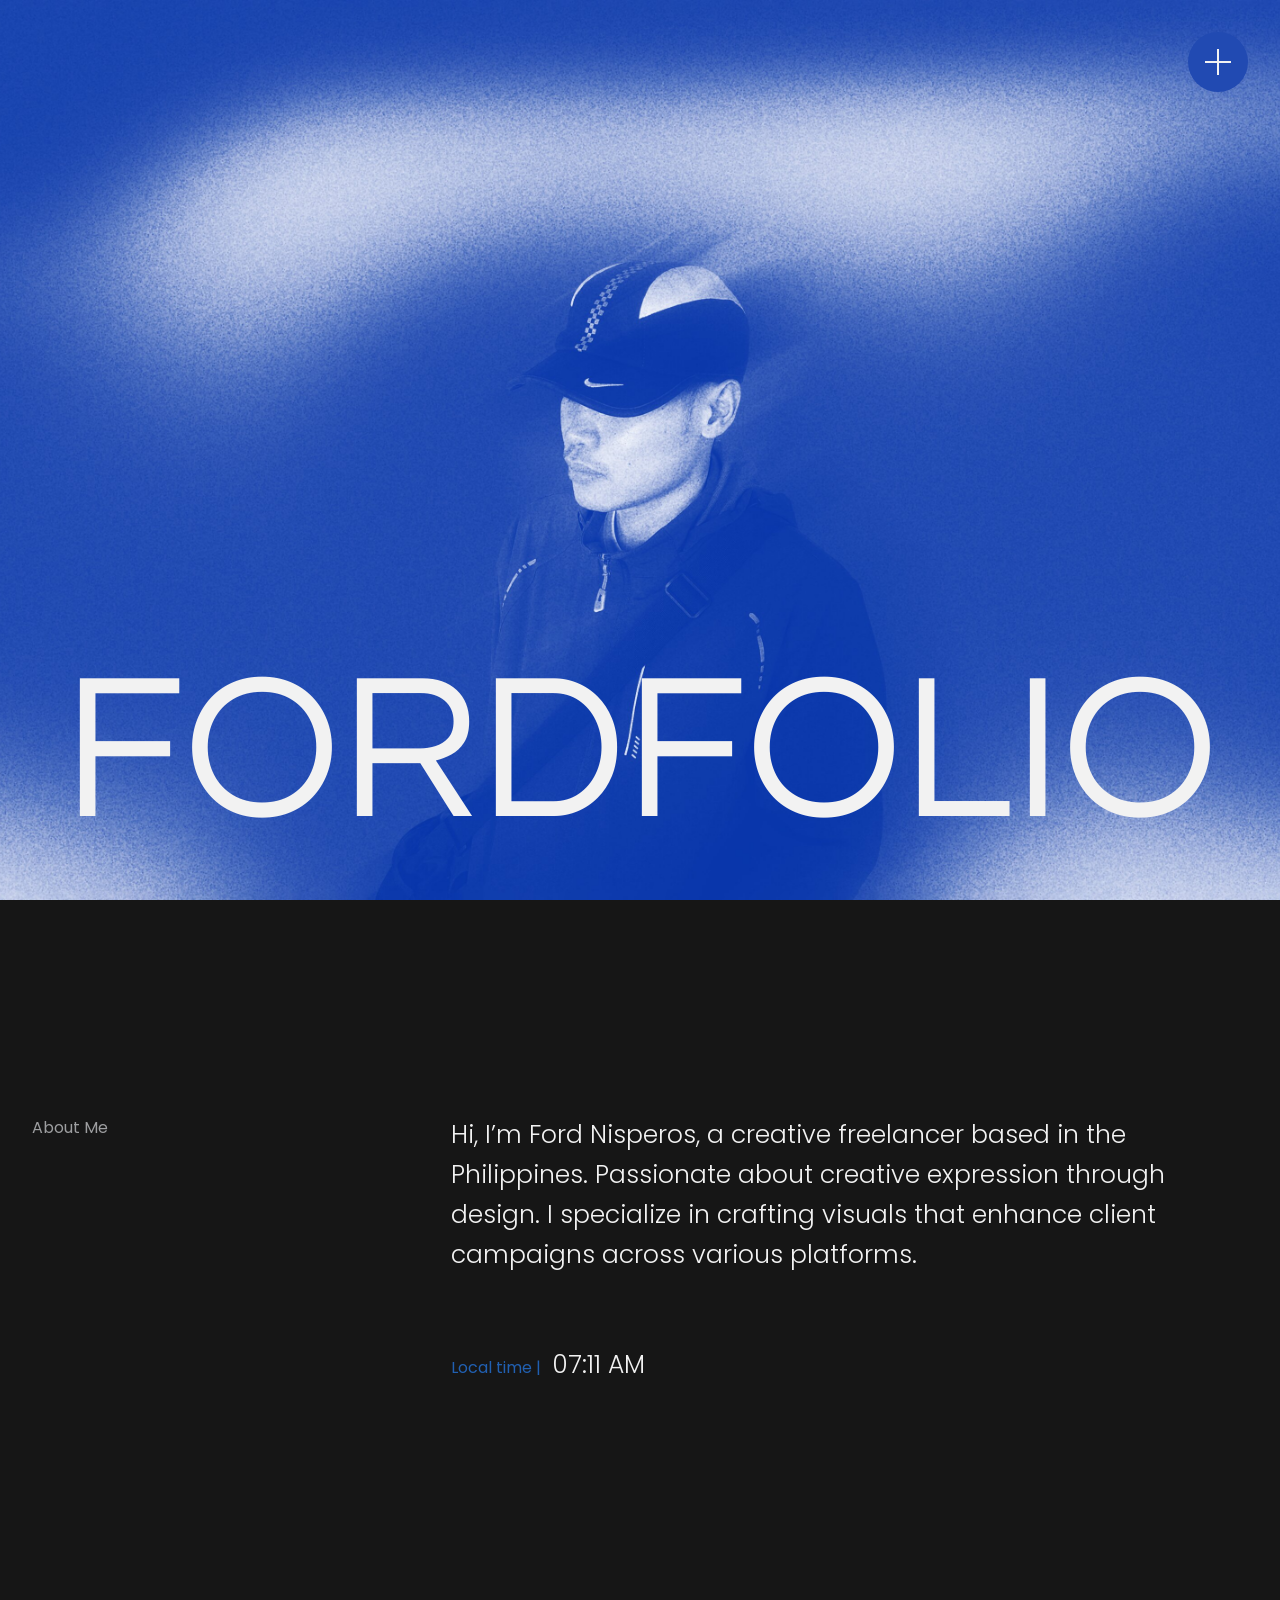
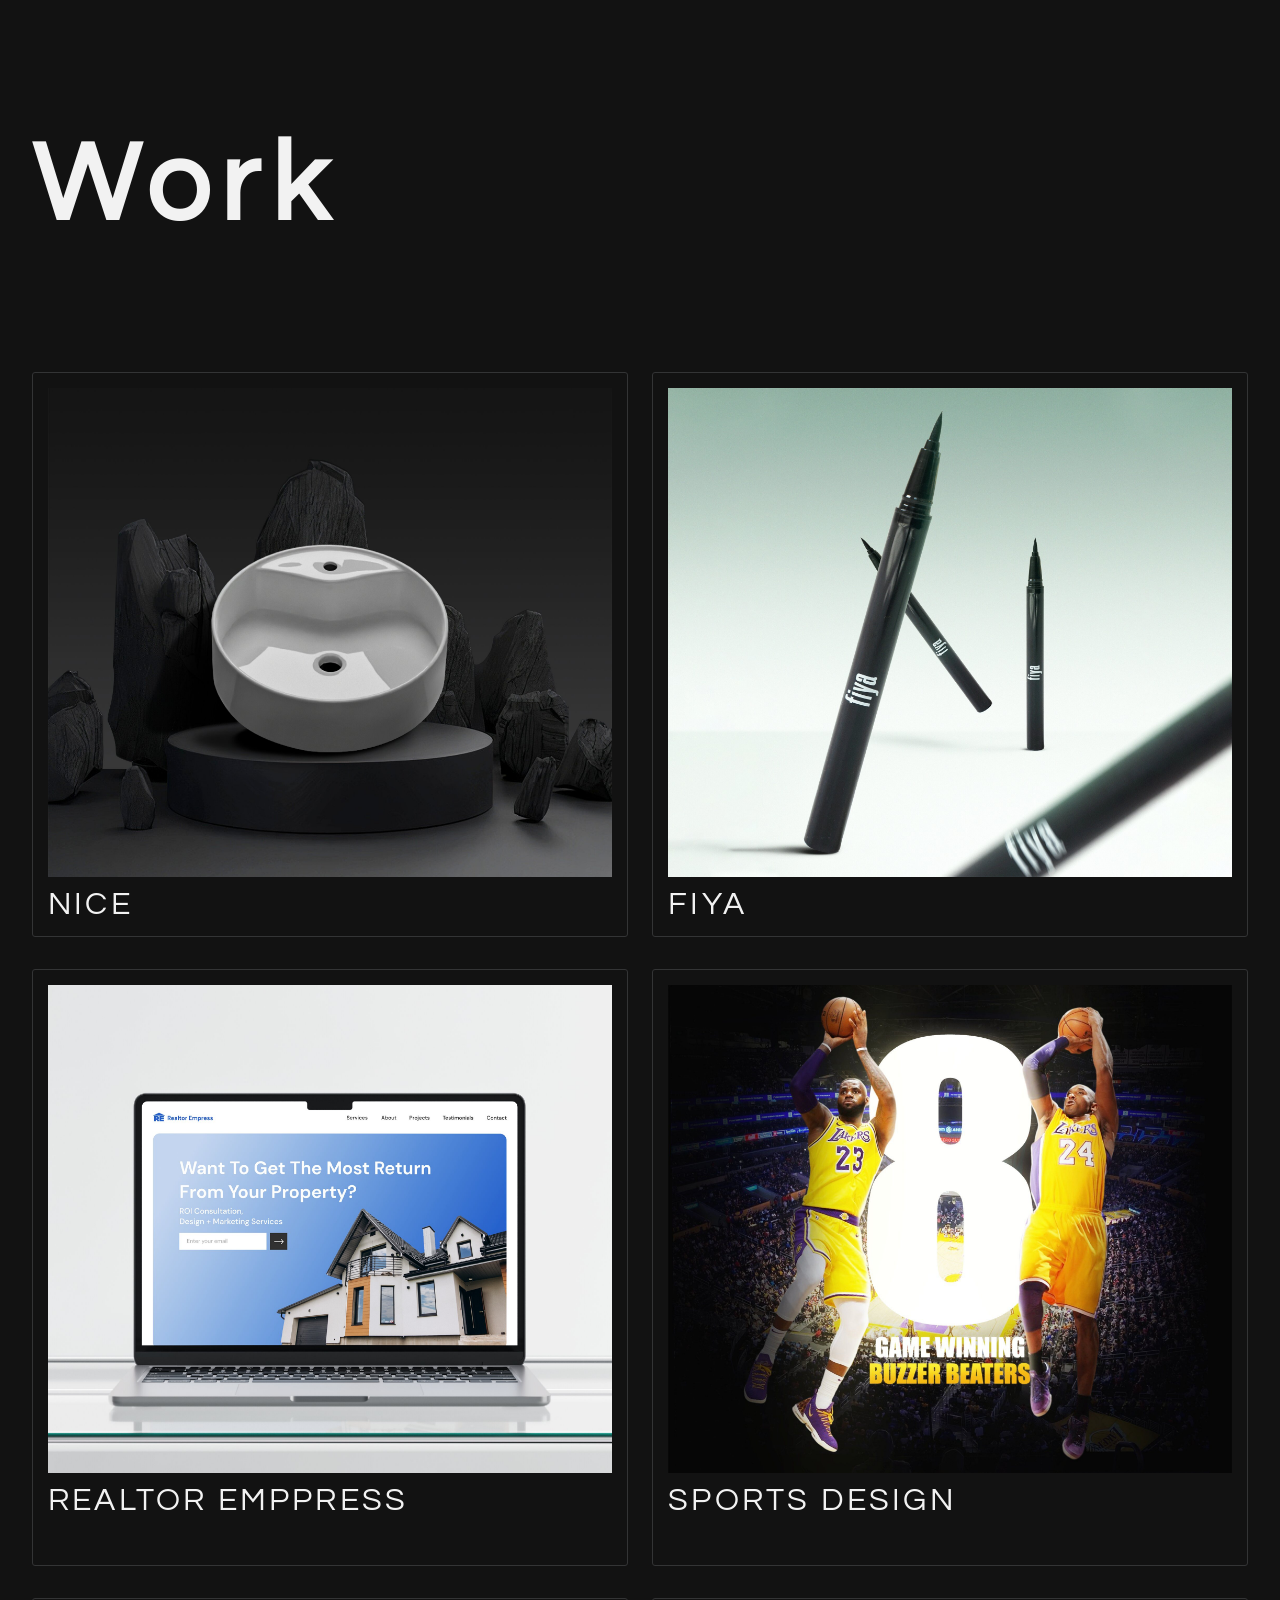
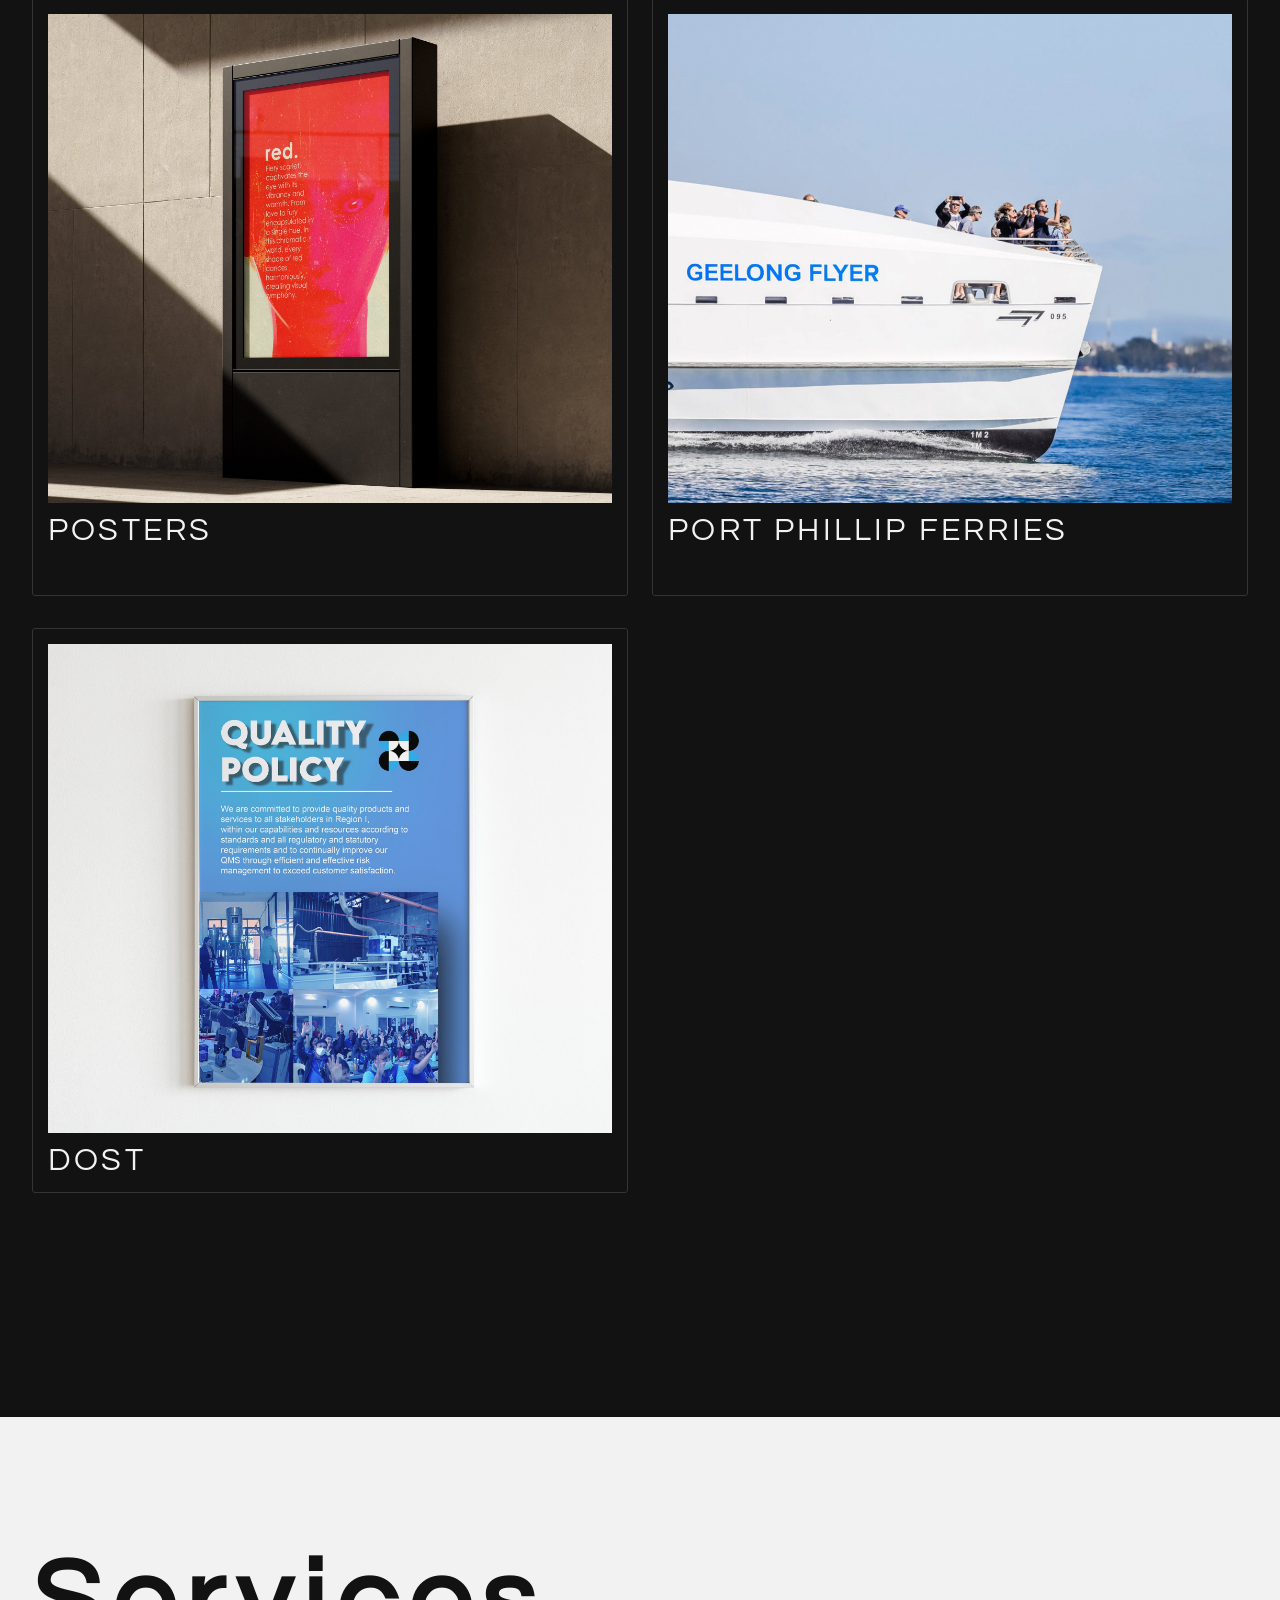
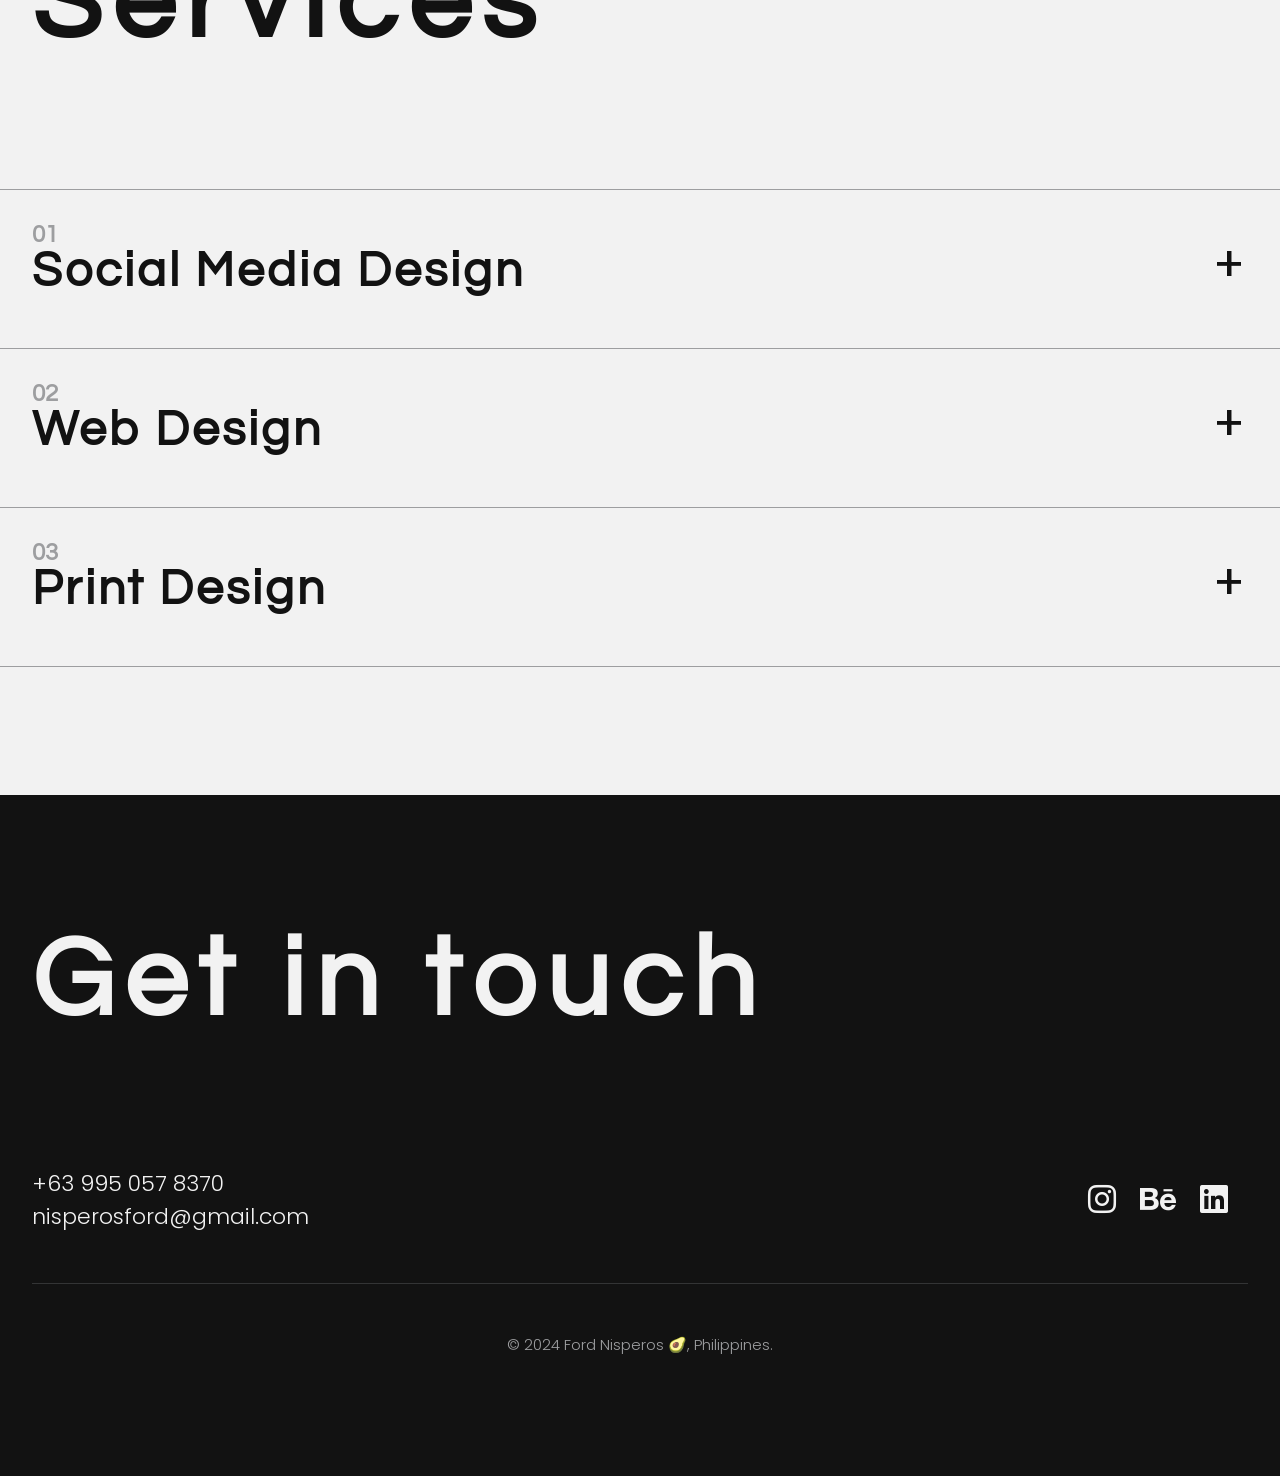
<file: index.html>
<!DOCTYPE html>
<html lang="en">
<head>
    <meta charset="UTF-8">
    <meta name="viewport" content="width=device-width, initial-scale=1.0">
    <title>Ford Nisperos</title>

    <link rel="icon" type="image/x-icon" href="images/logo.ico">

    <link rel="preconnect" href="https://fonts.googleapis.com">
    <link rel="preconnect" href="https://fonts.gstatic.com" crossorigin>
    <link href="https://fonts.googleapis.com/css2?family=Questrial&display=swap" rel="stylesheet">

    <link rel="preconnect" href="https://fonts.googleapis.com">
    <link rel="preconnect" href="https://fonts.gstatic.com" crossorigin>
    <link href="https://fonts.googleapis.com/css2?family=Poppins:ital,wght@0,100;0,200;0,300;0,400;0,500;0,600;0,700;0,800;0,900;1,100;1,200;1,300;1,400;1,500;1,600;1,700;1,800;1,900&display=swap" rel="stylesheet">
    
    <link rel="stylesheet" href="https://fonts.googleapis.com/icon?family=Material+Icons">

    <link rel="stylesheet" href="https://cdnjs.cloudflare.com/ajax/libs/font-awesome/6.6.0/css/all.min.css">

    <link rel="stylesheet" href="css/styles.css">
</head>
<body>
    <div id="preloader" class="pulsing-loader">
        <div class="dot"></div>
    </div>
    
    <!-- Hero Section -->
    <section id="hero" class="hero">
        <!-- Menu Navigation -->
        <div class="menu">
            <button id="menu-icon" class="toggle-menu">
                <span></span>
            </button>
            <nav id="nav-links" class="nav-links">
                <ul>
                    <li><a href="#hero">Home</a></li>
                    <li><a href="#about">About</a></li>
                    <li><a href="#work">Work</a></li>
                    <li><a href="#services">Services</a></li>
                    <li><a href="#contacts">Contact</a></li>
                </ul>
                <h4 class="social-title">Socials</h4>
                <footer>
                    <a href="https://www.instagram.com/__nisperos01/">Instagram</a>
                    <a href="https://www.behance.net/fordnisperos01">Behance</a>
                    <a href="https://www.linkedin.com/in/john-ford-nisperos/">LinkedIn</a>
                </footer>
            </nav>
        </div>        

        <!-- Overlay (will appear when menu is active) -->
        <div id="overlay" class="overlay"></div>

        <div class="background-image"></div>

        <h1 class="big-text">
            <span class="part-one">FORD</span><span class="part-two">FOLIO</span>
        </h1>

    </section>

    <!-- About Section -->
    <section id="about" class="about-container">
        <div class="about-wrapper">
            <div class="about-left">
                <p>About Me</p>
            </div>
            <div class="about-right">
                <p id="about-content">Hi, I’m Ford Nisperos, a creative freelancer based in the Philippines. Passionate about creative expression through design. I specialize in crafting visuals that enhance client campaigns across various platforms.</p>
                <p id="local-time">Local time | <span id="time"></span></p>
            </div>
        </div>
    </section>   

    <!-- Work Section -->
    <section id="work" class="work-section">
        <h2 class="work-title">Work</h2>

        <div class="card-container">
            
            <div class="card">
                <div class="img-container">
                    <a href="nice.html">
                        <img src="images/nice.jpg" alt="Project Thumbnail 1">
                    </a>
                    <i class="fa-solid fa-plus view-icon"></i>
                </div>
                <p class="card-title">NICE
                    <i class="material-icons" id="arrow-outward">
                        arrow_outward
                    </i>
                </p>
            </div>
            
            <div class="card">
                <div class="img-container">
                    <a href="fiya.html">
                        <img src="images/fiya.jpg" alt="Project Thumbnail 2">
                    </a>
                    <i class="fa-solid fa-plus view-icon"></i>
                </div>
                <p class="card-title">FIYA
                    <i class="material-icons" id="arrow-outward">
                        arrow_outward
                    </i>
                </p>
            </div>

            <div class="card">
                <div class="img-container">
                    <a href="realtor-empress.html">
                        <img src="images/realtor-empress.jpg" alt="Project Thumbnail 3">
                    </a>
                    <i class="fa-solid fa-plus view-icon"></i>
                </div>
                <p class="card-title">REALTOR EMPPRESS
                    <i class="material-icons" id="arrow-outward">
                        arrow_outward
                    </i>
                </p>
            </div>

            <div class="card">
                <div class="img-container">
                    <a href="sports.html">
                        <img src="images/sports.jpg" alt="Project Thumbnail 5">
                    </a>
                    <i class="fa-solid fa-plus view-icon"></i>
                </div>
                <p class="card-title">SPORTS DESIGN
                    <i class="material-icons" id="arrow-outward">
                        arrow_outward
                    </i>
                </p>
            </div>

            <div class="card">
                <div class="img-container">
                    <a href="poster.html">
                        <img src="images/poster.jpg" alt="Project Thumbnail 4">
                    </a>
                    <i class="fa-solid fa-plus view-icon"></i>
                </div>
                <p class="card-title">POSTERS
                    <i class="material-icons" id="arrow-outward">
                        arrow_outward
                    </i>
                </p>
            </div>

            <div class="card">
                <div class="img-container">
                    <a href="port-phillip-ferries.html">
                        <img src="images/port-phillip.jpg" alt="Project Thumbnail 6">
                    </a>
                    <i class="fa-solid fa-plus view-icon"></i>
                </div>
                <p class="card-title">PORT PHILLIP FERRIES
                    <i class="material-icons" id="arrow-outward">
                        arrow_outward
                    </i>
                </p>
            </div>

            <div class="card">
                <div class="img-container">
                    <a href="dost.html">
                        <img src="images/dost.jpg" alt="Project Thumbnail 5">
                    </a>
                    <i class="fa-solid fa-plus view-icon"></i>
                </div>
                <p class="card-title">DOST
                    <i class="material-icons" id="arrow-outward">
                        arrow_outward
                    </i>
                </p>
            </div>

        </div>
    </section>

    <!-- Services Section -->
    <section id="services" class="services-section">
        <h2 class="section-title">Services</h2>
        
        <div class="service-item">
            <div class="service-content">
                <span class="service-number">01</span>
                <h3 class="service-title">Social Media Design<span class="service-plus">+</span></h3>
                <p class="service-description">Design eye-catching graphics that make brands stand out on social media platforms.</p>
            </div>
            <div class="center"></div>
        </div>
        
        <div class="service-item">
            <div class="service-content">
                <span class="service-number">02</span>
                <h3 class="service-title">Web Design<span class="service-plus">+</span></h3>
                <p class="service-description">Design modern, user-friendly websites tailored to your brand’s needs.</p>
            </div>
            <div class="center"></div>
        </div>
        
        <div class="service-item">
            <div class="service-content">
                <span class="service-number">03</span>
                <h3 class="service-title">Print Design<span class="service-plus">+</span></h3>
                <p class="service-description">Create custom print materials that showcase your brand’s personality.</p>
            </div>
            <div class="center"></div>
        </div>  
    </section>

    <!-- Footer -->
    <footer id="contacts">
        <div class="footer-container">
            <h2 class="footer-title">Get in touch</h2>
            <div class="footer-content">
                <div class="contact-details">
                    <p>+63 995 057 8370</p>
                    <p>nisperosford@gmail.com</p>
                </div>
                <div class="social-media">
                    <a href="https://www.instagram.com/__nisperos01/" target="_blank"><i class="fab fa-instagram"></i></a>
                    <a href="https://www.behance.net/fordnisperos01" target="_blank"><i class="fab fa-behance"></i></a>
                    <a href="https://www.linkedin.com/in/john-ford-nisperos/" target="_blank"><i class="fab fa-linkedin"></i></a>
                </div>
            </div>
            <hr class="footer-separator">
            <p class="footer-credit">© 2024 Ford Nisperos 🥑, Philippines.</p>
        </div>
    </footer>
    
    <script src="script/script.js"></script>

</body>
</html>
</file>
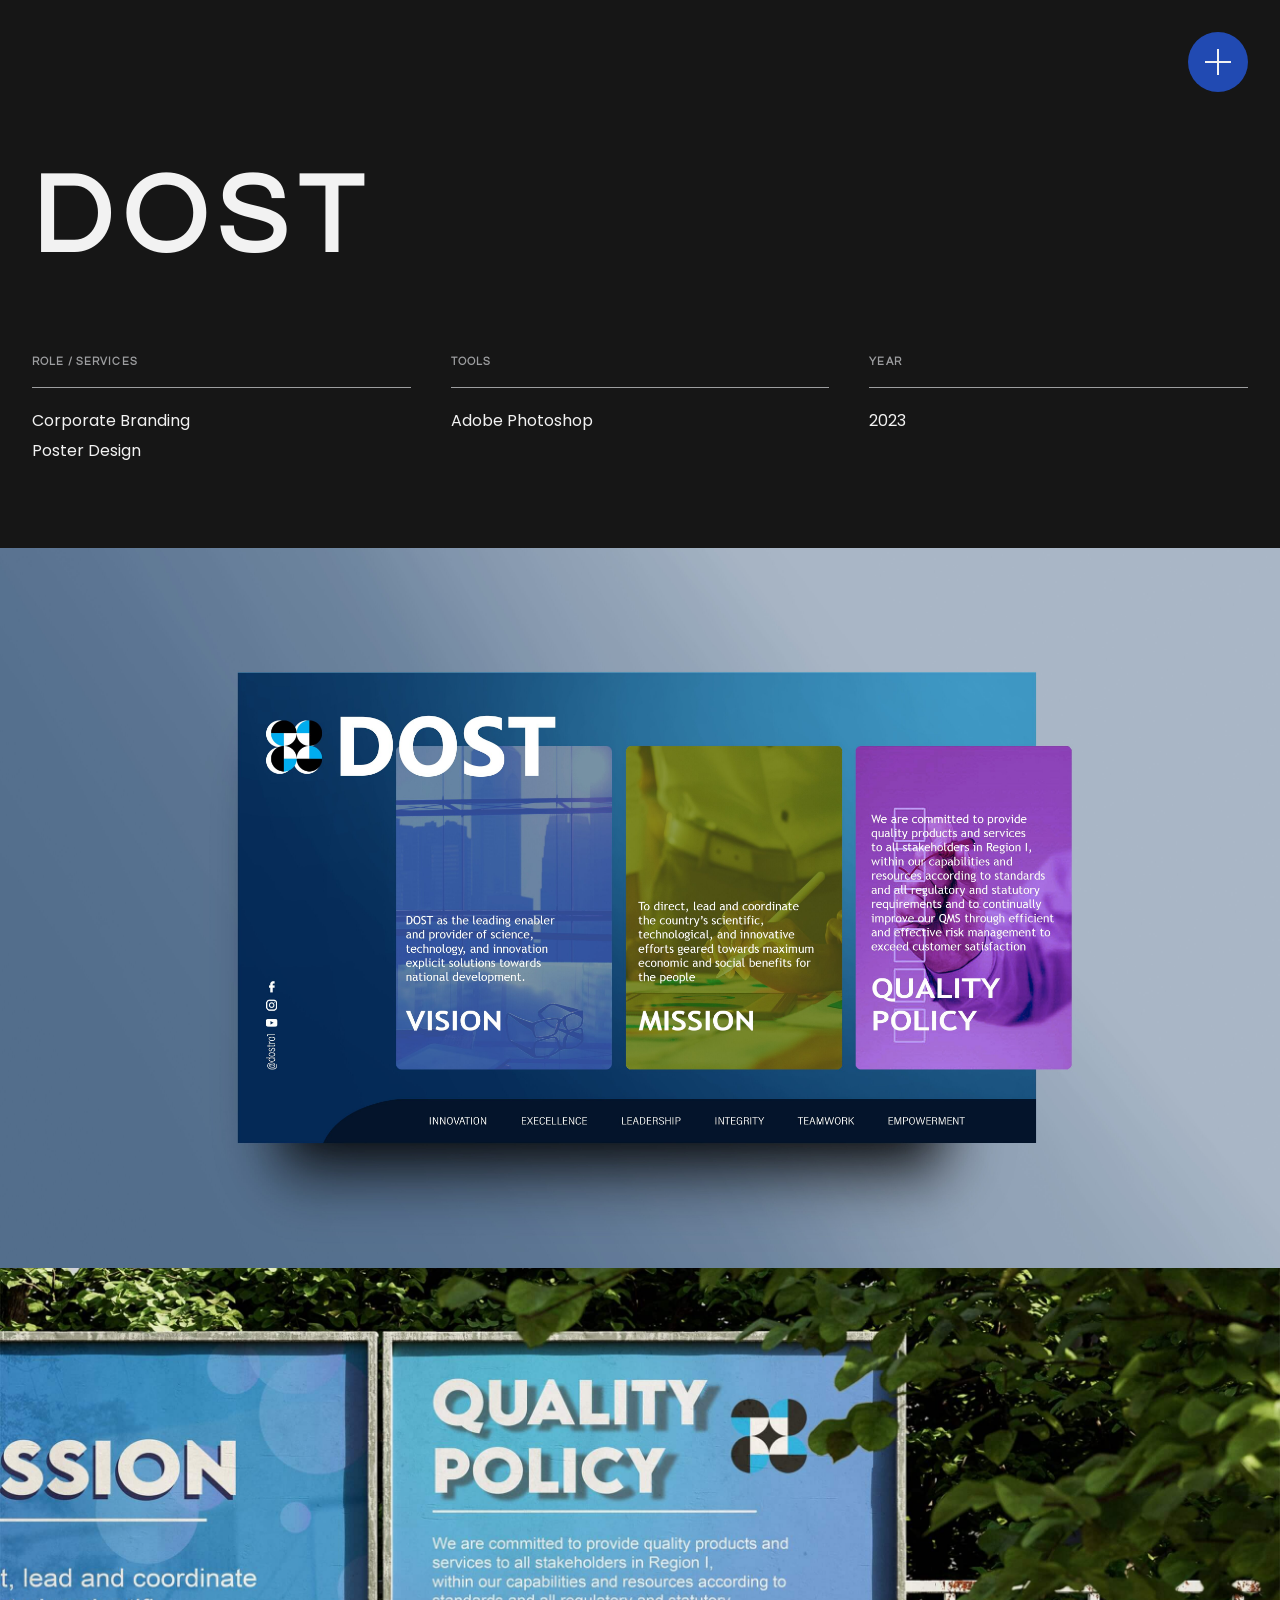
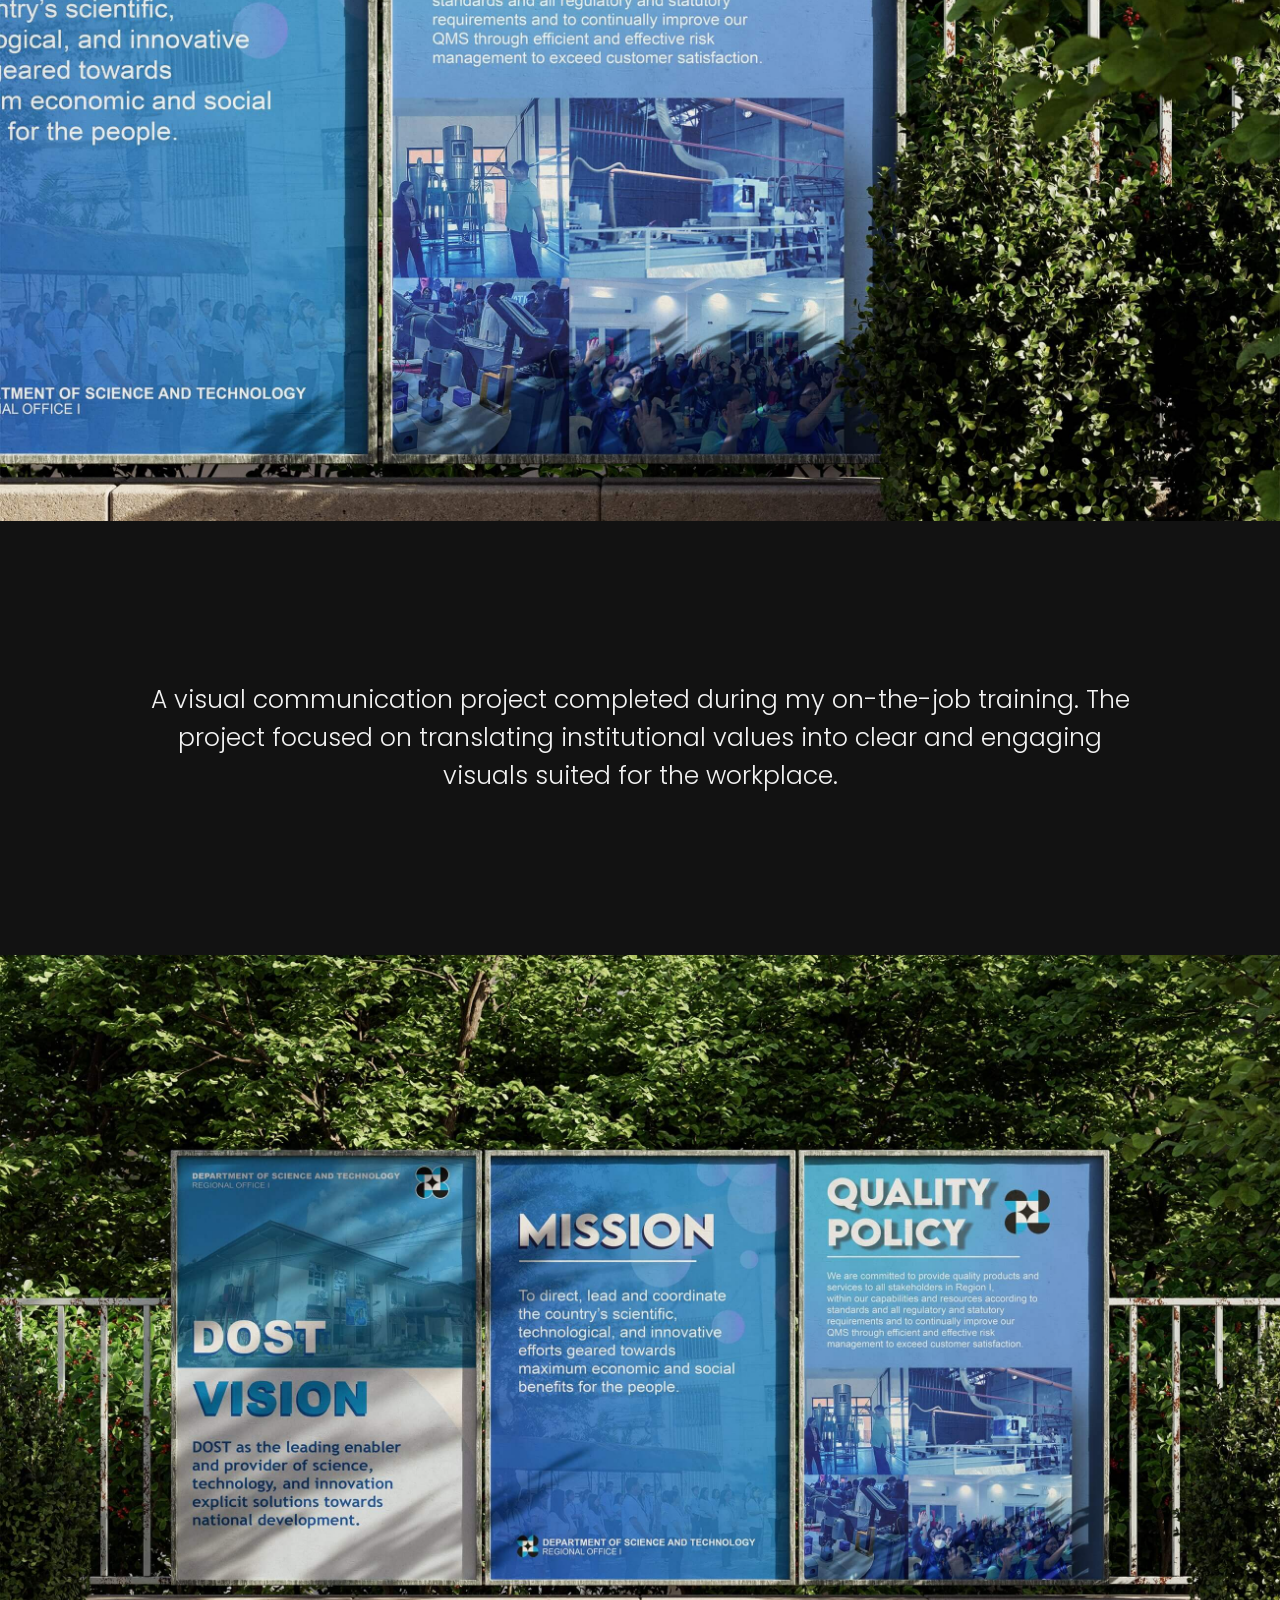
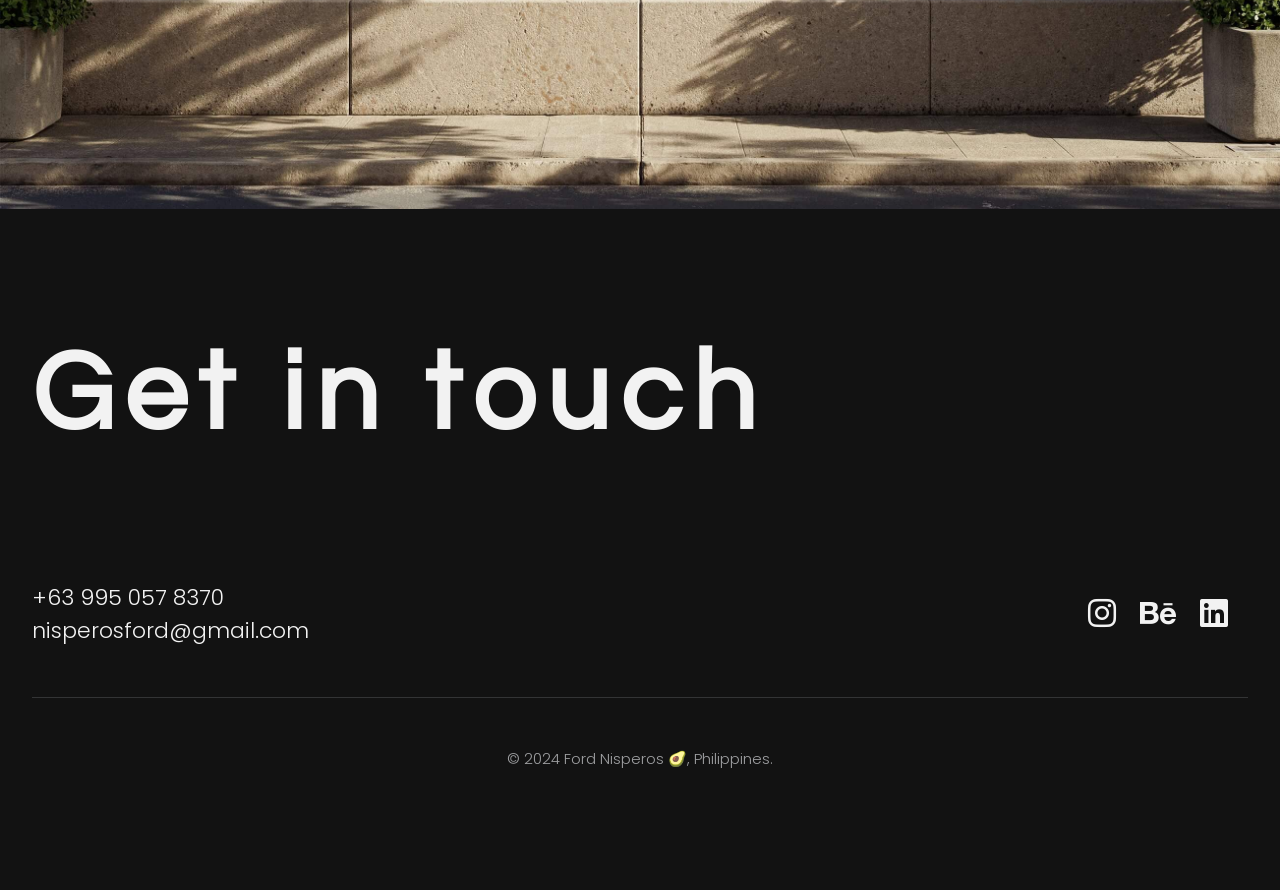
<file: dost.html>
<!DOCTYPE html>
<html lang="en">
<head>
    <meta charset="UTF-8">
    <meta name="viewport" content="width=device-width, initial-scale=1.0">
    <title>DOST</title>

    <link rel="icon" type="image/x-icon" href="images/logo.ico">

    <link rel="preconnect" href="https://fonts.googleapis.com">
    <link rel="preconnect" href="https://fonts.gstatic.com" crossorigin>
    <link href="https://fonts.googleapis.com/css2?family=Questrial&display=swap" rel="stylesheet">

    <link rel="preconnect" href="https://fonts.googleapis.com">
    <link rel="preconnect" href="https://fonts.gstatic.com" crossorigin>
    <link href="https://fonts.googleapis.com/css2?family=Poppins:ital,wght@0,100;0,200;0,300;0,400;0,500;0,600;0,700;0,800;0,900;1,100;1,200;1,300;1,400;1,500;1,600;1,700;1,800;1,900&display=swap" rel="stylesheet">
    
    <link rel="stylesheet" href="https://cdnjs.cloudflare.com/ajax/libs/font-awesome/6.0.0-beta3/css/all.min.css">

    <link rel="stylesheet" href="css/work.css">
</head>
<body>

    <!-- Work Section -->
    <section>
        <!-- Menu Navigation -->
        <div class="menu">
            <button id="menu-icon" class="toggle-menu">
                <span></span>
            </button>
            <nav id="nav-links" class="nav-links">
                <ul>
                    <li><a href="index.html">Home</a></li>
                    <li><a href="index.html#about">About</a></li>
                    <li><a href="index.html#work">Work</a></li>
                    <li><a href="index.html#services">Services</a></li>
                    <li><a href="#contacts">Contact</a></li>
                </ul>
                <h4 class="social-title">Socials</h4>
                <footer>
                    <a href="https://www.instagram.com/__nisperos01/">Instagram</a>
                    <a href="https://www.behance.net/fordnisperos01">Behance</a>
                    <a href="https://www.linkedin.com/in/john-ford-nisperos/">LinkedIn</a>
                </footer>
            </nav>
        </div>      
        
        <!-- Overlay (will appear when menu is active) -->
        <div id="overlay" class="overlay"></div>

    </section>
    
    <section id="work" class="work-details">
        <div class="details-container">
            <h1 class="work-title">DOST</h1>
    
            <div class="work-content">
                <div class="role-services">
                    <h4 class="title">ROLE / SERVICES</h4>
                    <hr class="separator">
                    <div class="content">
                        <p class="item">Corporate Branding</p>
                        <p class="item">Poster Design</p>
                    </div>
                </div>
    
                <div class="tools">
                    <h4 class="title">TOOLS</h4>
                    <hr class="separator">
                    <div class="content">
                        <p class="item">Adobe Photoshop</p>
                    </div>
                </div>
    
                <div class="year">
                    <h4 class="title">YEAR</h4>
                    <hr class="separator">
                    <div class="content">
                        <p class="item">2023</p>
                    </div>
                </div>
            </div>
        </div>
    </section>

    <div class="image-container">
        <img src="images/dost-1.jpg" alt="Image 1" class="full-width">
    </div>

    <div class="image-container">
        <img src="images/dost-2.jpg" alt="Image 2" class="full-width">
    </div>

    <div class="work-description">
        <p>A visual communication project completed during my on-the-job training. The project focused on translating institutional values into clear and engaging visuals suited for the workplace.</p>
    </div>

    <div class="image-container">
        <img src="images/dost-3.jpg" alt="Image 3" class="full-width">
    </div>
    
    

    <!-- Footer -->
    <footer id="contacts">
        <div class="footer-container">
            <h2 class="footer-title">Get in touch</h2>
            <div class="footer-content">
                <div class="contact-details">
                    <p>+63 995 057 8370</p>
                    <p>nisperosford@gmail.com</p>
                </div>
                <div class="social-media">
                    <a href="https://www.instagram.com/__nisperos01/" target="_blank"><i class="fab fa-instagram"></i></a>
                    <a href="https://www.behance.net/fordnisperos01" target="_blank"><i class="fab fa-behance"></i></a>
                    <a href="https://www.linkedin.com/in/john-ford-nisperos/" target="_blank"><i class="fab fa-linkedin"></i></a>
                </div>
            </div>
            <hr class="footer-separator">
            <p class="footer-credit">© 2024 Ford Nisperos 🥑, Philippines.</p>
        </div>
    </footer>
    
    <script src="script/work.js"></script>

</body>
</html>
</file>
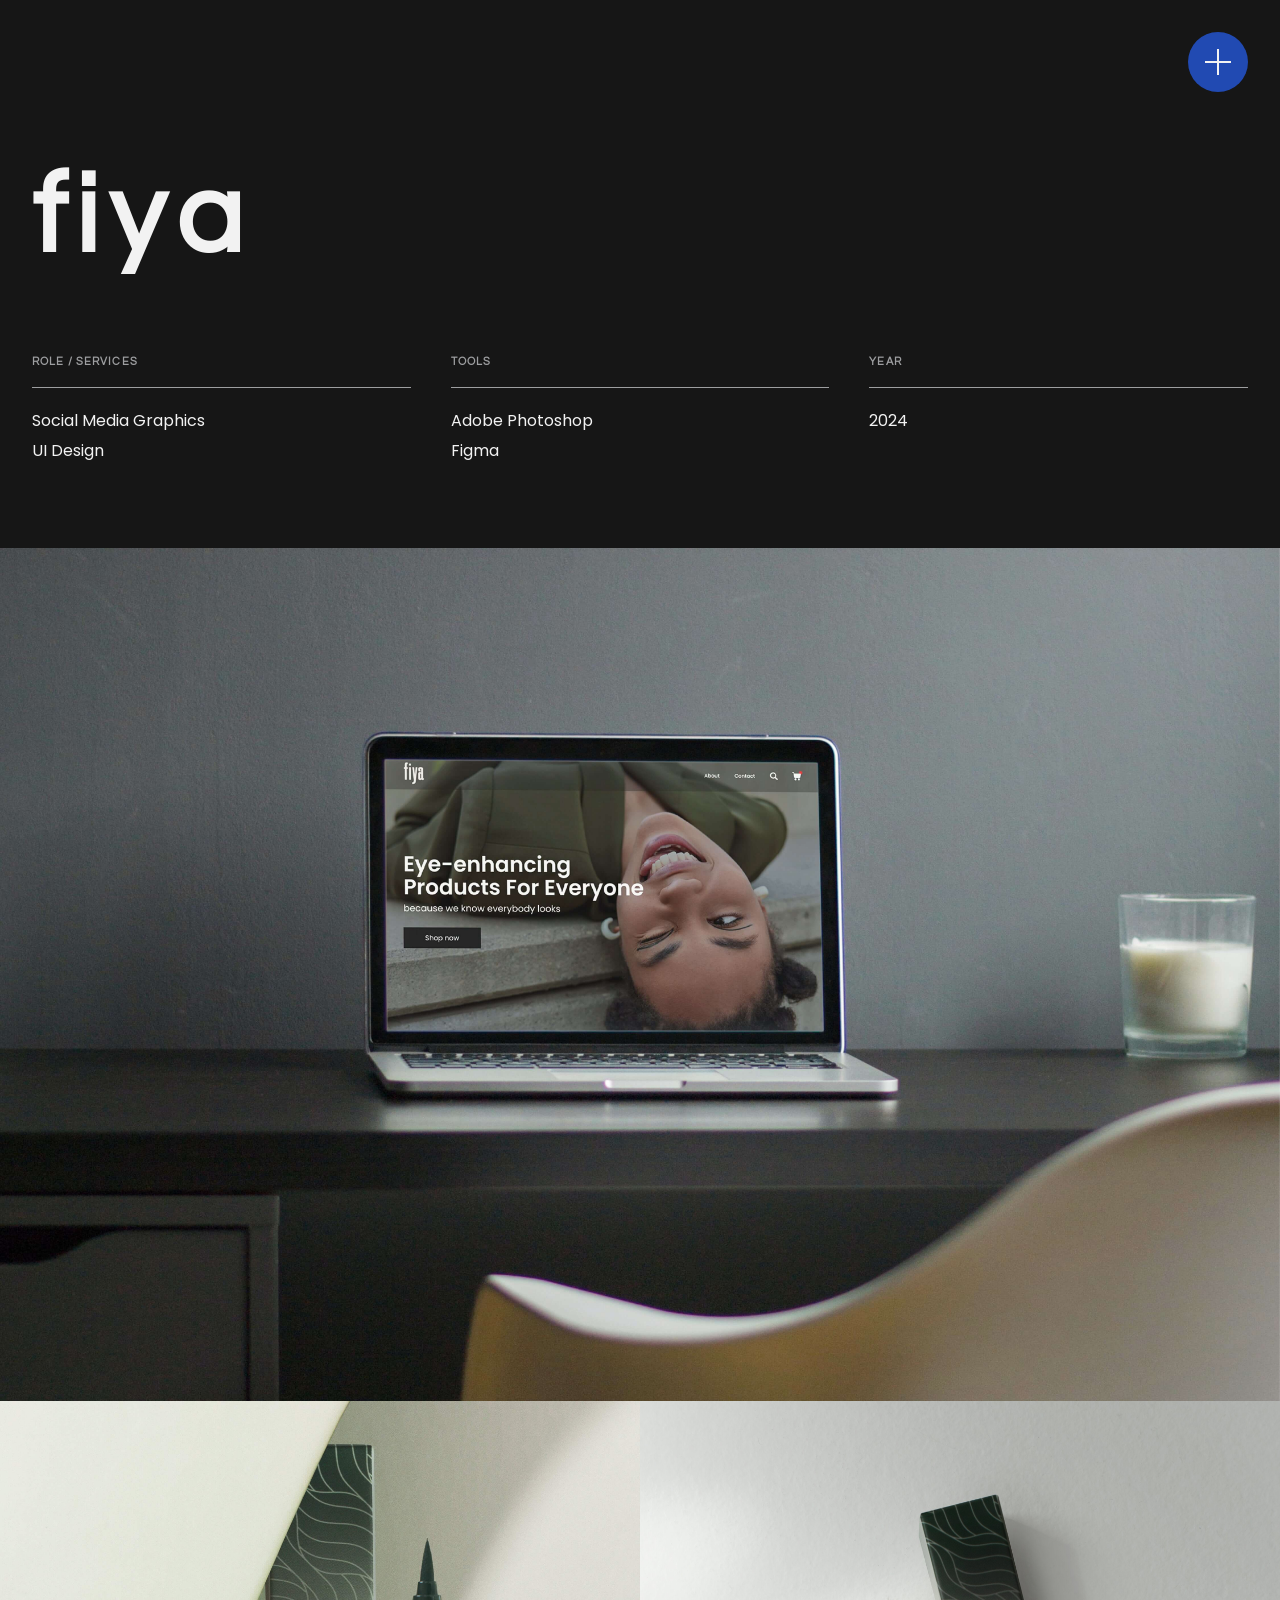
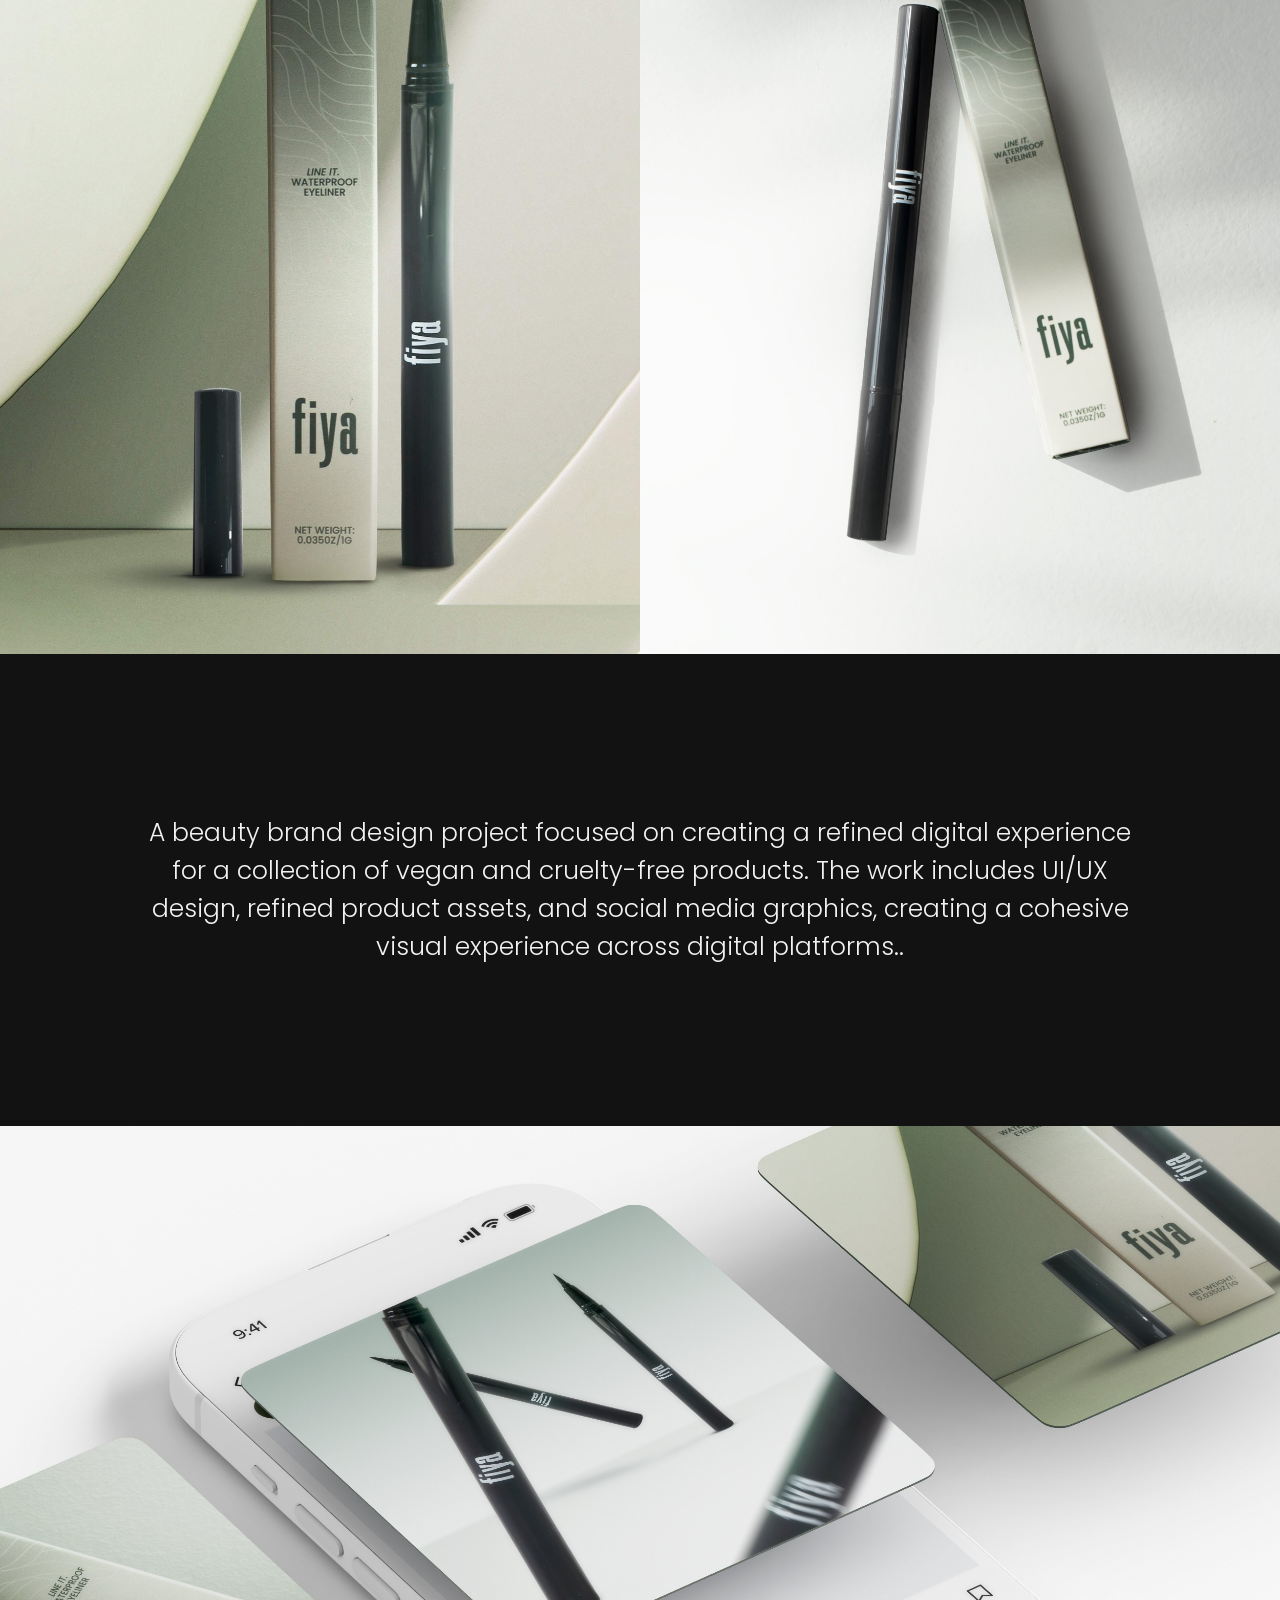
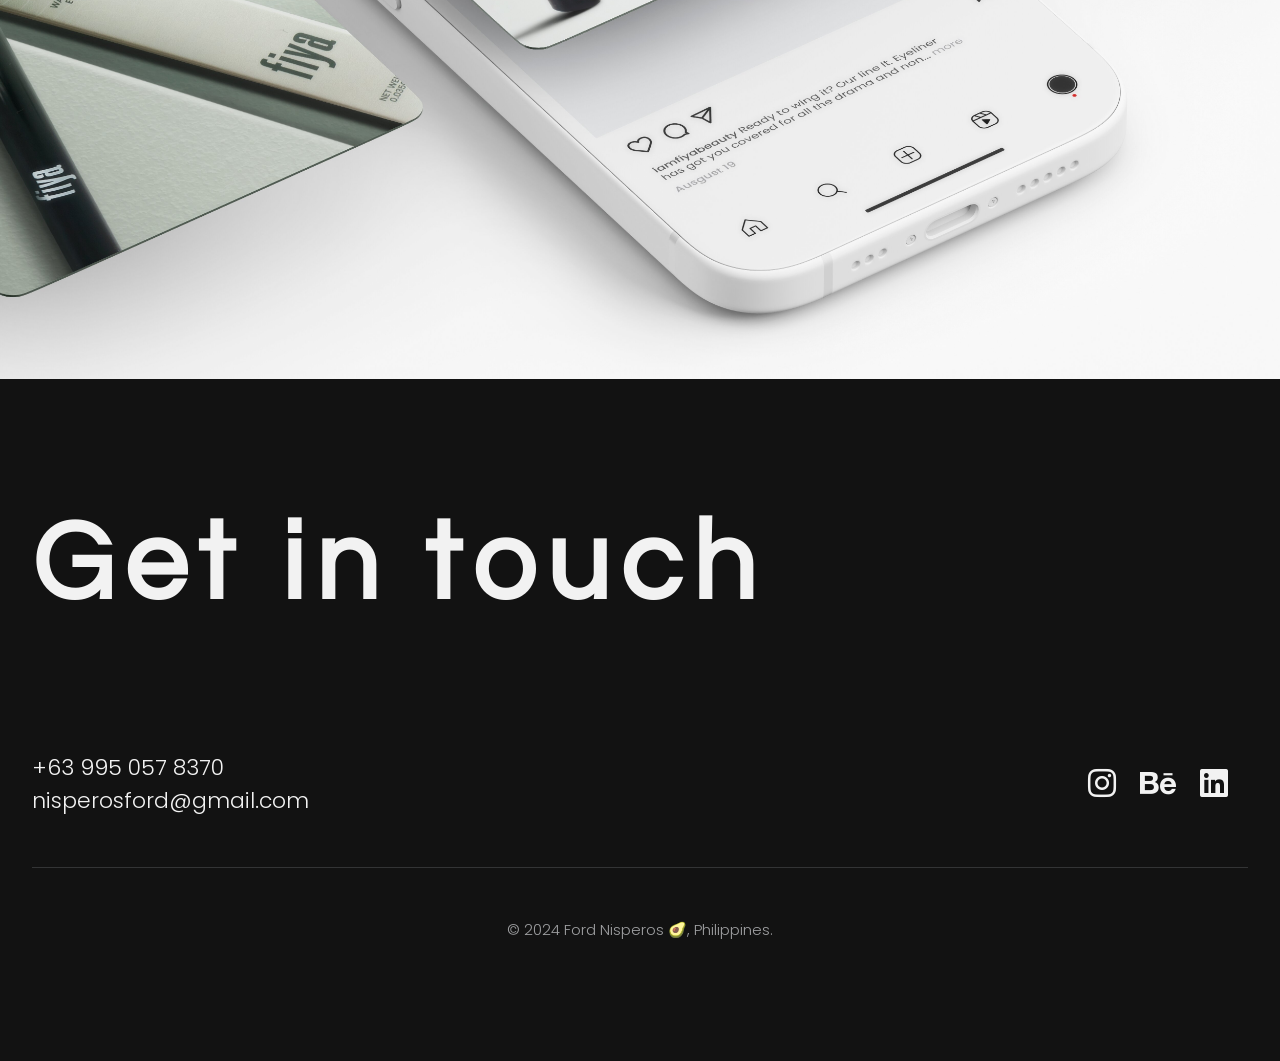
<file: fiya.html>
<!DOCTYPE html>
<html lang="en">
<head>
    <meta charset="UTF-8">
    <meta name="viewport" content="width=device-width, initial-scale=1.0">
    <title>fiya</title>

    <link rel="icon" type="image/x-icon" href="images/logo.ico">

    <link rel="preconnect" href="https://fonts.googleapis.com">
    <link rel="preconnect" href="https://fonts.gstatic.com" crossorigin>
    <link href="https://fonts.googleapis.com/css2?family=Questrial&display=swap" rel="stylesheet">

    <link rel="preconnect" href="https://fonts.googleapis.com">
    <link rel="preconnect" href="https://fonts.gstatic.com" crossorigin>
    <link href="https://fonts.googleapis.com/css2?family=Poppins:ital,wght@0,100;0,200;0,300;0,400;0,500;0,600;0,700;0,800;0,900;1,100;1,200;1,300;1,400;1,500;1,600;1,700;1,800;1,900&display=swap" rel="stylesheet">
    
    <link rel="stylesheet" href="https://cdnjs.cloudflare.com/ajax/libs/font-awesome/6.0.0-beta3/css/all.min.css">

    <link rel="stylesheet" href="css/work.css">
</head>
<body>

    <!-- Work Section -->
    <section>
        <!-- Menu Navigation -->
        <div class="menu">
            <button id="menu-icon" class="toggle-menu">
                <span></span>
            </button>
            <nav id="nav-links" class="nav-links">
                <ul>
                    <li><a href="index.html">Home</a></li>
                    <li><a href="index.html#about">About</a></li>
                    <li><a href="index.html#work">Work</a></li>
                    <li><a href="index.html#services">Services</a></li>
                    <li><a href="#contacts">Contact</a></li>
                </ul>
                <h4 class="social-title">Socials</h4>
                <footer>
                    <a href="https://www.instagram.com/__nisperos01/">Instagram</a>
                    <a href="https://www.behance.net/fordnisperos01">Behance</a>
                    <a href="https://www.linkedin.com/in/john-ford-nisperos/">LinkedIn</a>
                </footer>
            </nav>
        </div>      
        
        <!-- Overlay (will appear when menu is active) -->
        <div id="overlay" class="overlay"></div>

    </section>
    
    <section id="work" class="work-details">
        <div class="details-container">
            <h1 class="work-title">fiya</h1>
    
            <div class="work-content">
                <div class="role-services">
                    <h4 class="title">ROLE / SERVICES</h4>
                    <hr class="separator">
                    <div class="content">
                        <p class="item">Social Media Graphics</p>
                        <p class="item">UI Design</p>
                    </div>
                </div>
    
                <div class="tools">
                    <h4 class="title">TOOLS</h4>
                    <hr class="separator">
                    <div class="content">
                        <p class="item">Adobe Photoshop</p>
                        <p class="item">Figma</p>
                    </div>
                </div>
    
                <div class="year">
                    <h4 class="title">YEAR</h4>
                    <hr class="separator">
                    <div class="content">
                        <p class="item">2024</p>
                    </div>
                </div>
            </div>
        </div>
    </section>

    <div class="image-container">
        <img src="images/fiya-1.jpg" alt="Image 1" class="full-width">
    </div>

    <div class="image-container">
        <img src="images/fiya-2.jpg" alt="Image 2" class="half-width">
        <img src="images/fiya-3.jpg" alt="Image 3" class="half-width">
    </div>

    <div class="work-description">
        <p>A beauty brand design project focused on creating a refined digital experience for a collection of vegan and cruelty-free products. 
            The work includes UI/UX design, refined product assets, and social media graphics, creating a cohesive visual experience across digital platforms..</p>
    </div>

    <div class="image-container">
        <img src="images/fiya-4.jpg" alt="Image 4" class="full-width">
    </div>
    
    

    <!-- Footer -->
    <footer id="contacts">
        <div class="footer-container">
            <h2 class="footer-title">Get in touch</h2>
            <div class="footer-content">
                <div class="contact-details">
                    <p>+63 995 057 8370</p>
                    <p>nisperosford@gmail.com</p>
                </div>
                <div class="social-media">
                    <a href="https://www.instagram.com/__nisperos01/" target="_blank"><i class="fab fa-instagram"></i></a>
                    <a href="https://www.behance.net/fordnisperos01" target="_blank"><i class="fab fa-behance"></i></a>
                    <a href="https://www.linkedin.com/in/john-ford-nisperos/" target="_blank"><i class="fab fa-linkedin"></i></a>
                </div>
            </div>
            <hr class="footer-separator">
            <p class="footer-credit">© 2024 Ford Nisperos 🥑, Philippines.</p>
        </div>
    </footer>
    
    <script src="script/work.js"></script>

</body>
</html>
</file>
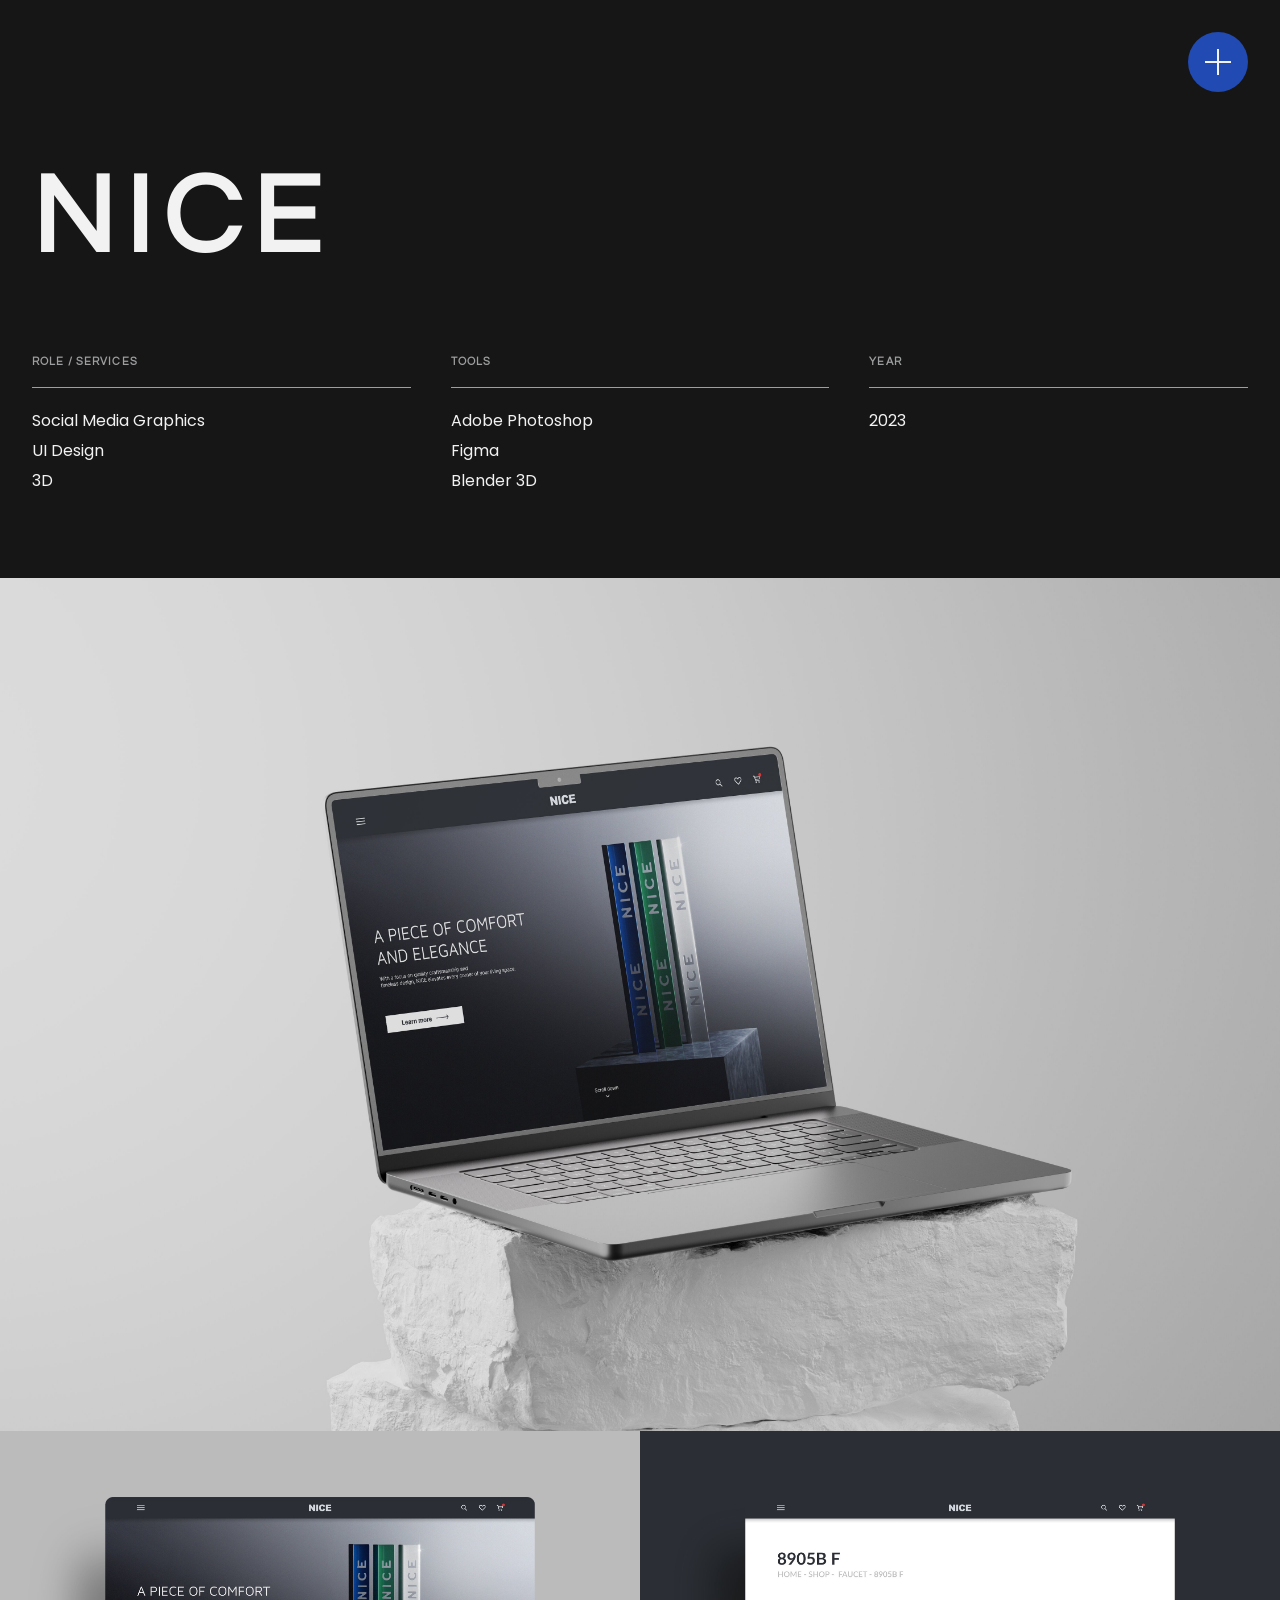
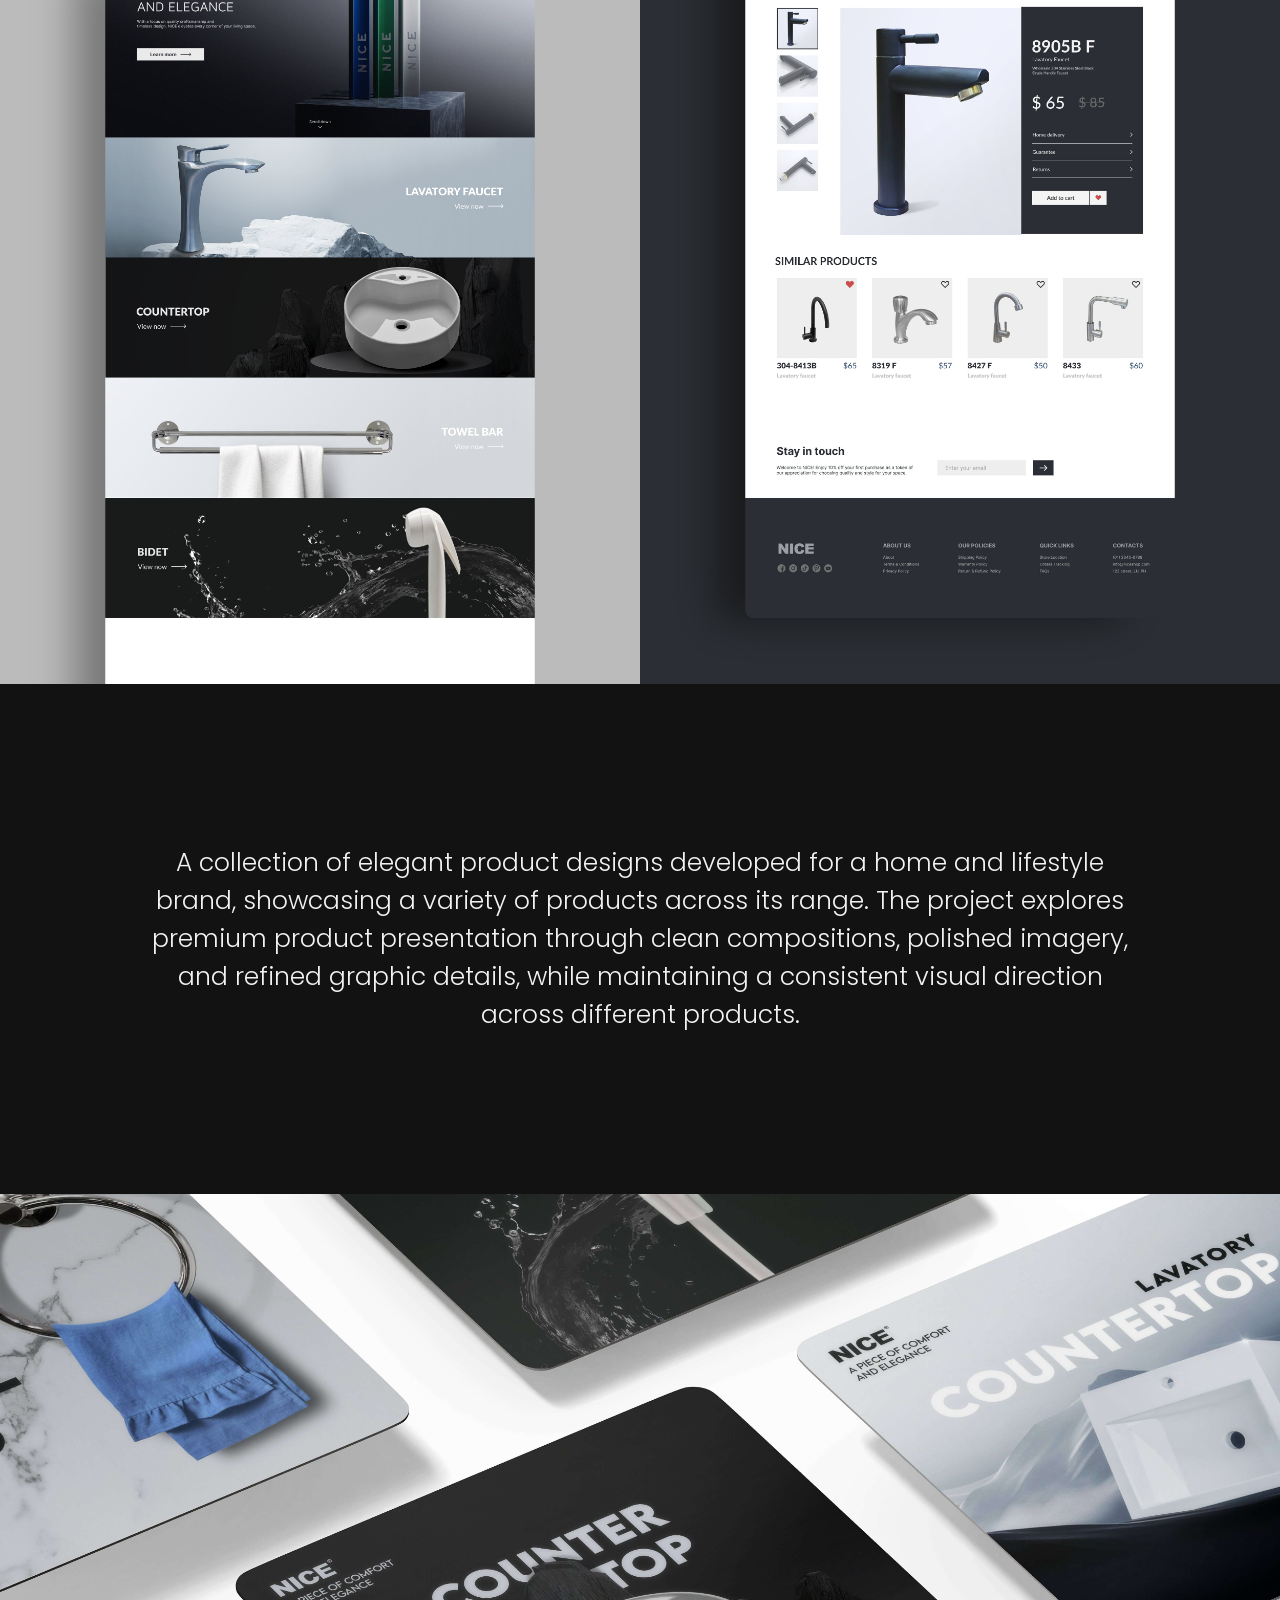
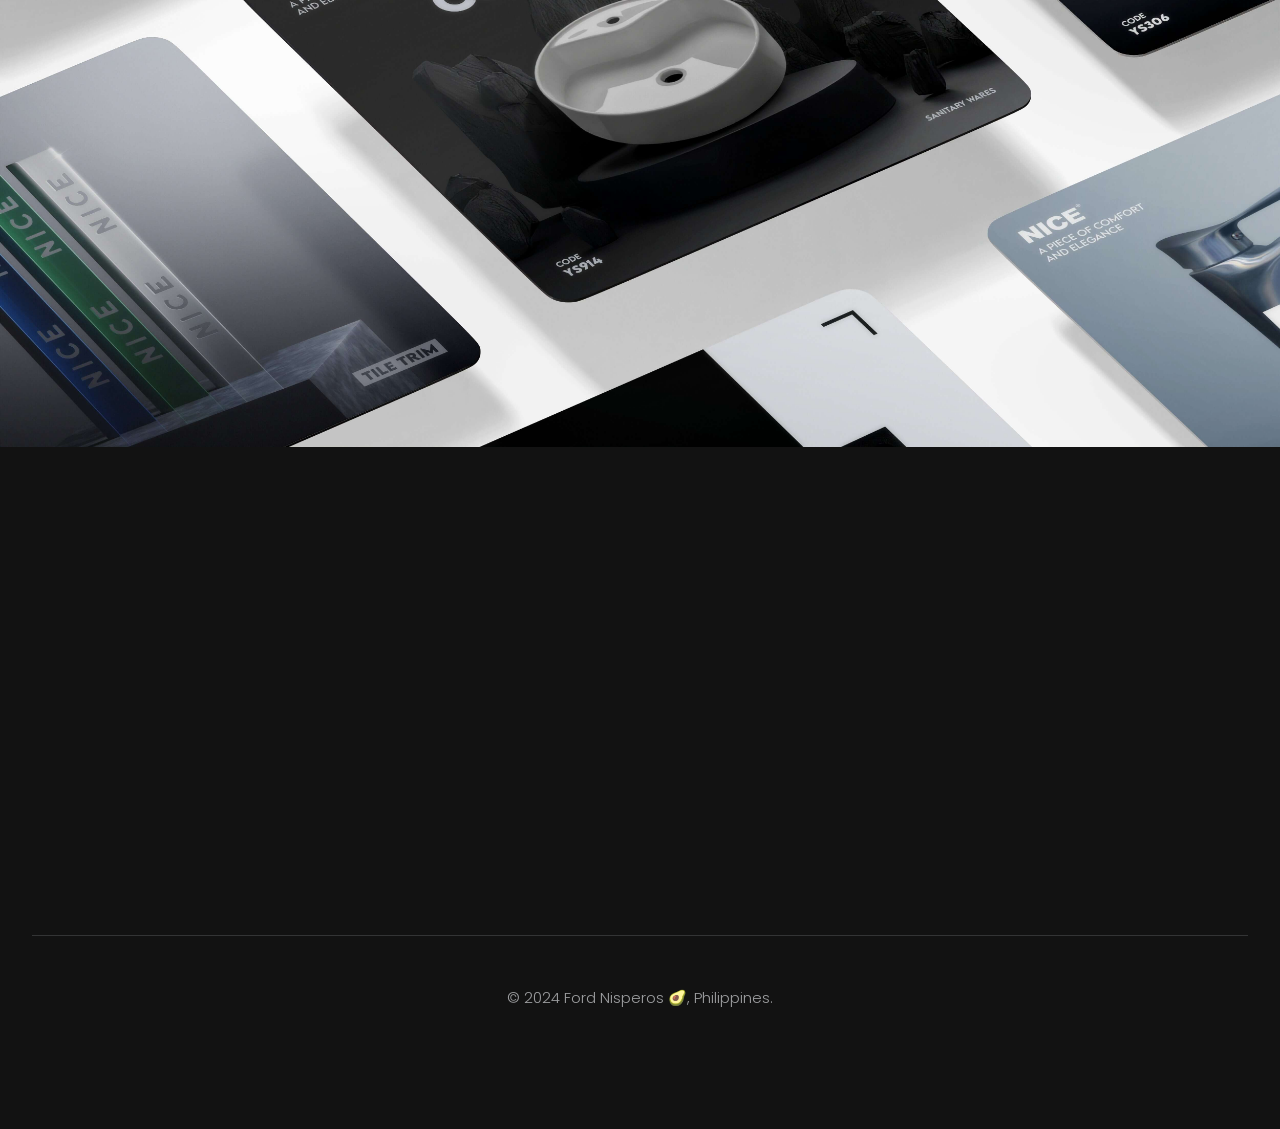
<file: nice.html>
<!DOCTYPE html>
<html lang="en">
<head>
    <meta charset="UTF-8">
    <meta name="viewport" content="width=device-width, initial-scale=1.0">
    <title>Nice</title>

    <link rel="icon" type="image/x-icon" href="images/logo.ico">

    <link rel="preconnect" href="https://fonts.googleapis.com">
    <link rel="preconnect" href="https://fonts.gstatic.com" crossorigin>
    <link href="https://fonts.googleapis.com/css2?family=Questrial&display=swap" rel="stylesheet">

    <link rel="preconnect" href="https://fonts.googleapis.com">
    <link rel="preconnect" href="https://fonts.gstatic.com" crossorigin>
    <link href="https://fonts.googleapis.com/css2?family=Poppins:ital,wght@0,100;0,200;0,300;0,400;0,500;0,600;0,700;0,800;0,900;1,100;1,200;1,300;1,400;1,500;1,600;1,700;1,800;1,900&display=swap" rel="stylesheet">
    
    <link rel="stylesheet" href="https://cdnjs.cloudflare.com/ajax/libs/font-awesome/6.0.0-beta3/css/all.min.css">

    <link rel="stylesheet" href="css/work.css">
</head>
<body>

    <!-- Work Section -->
    <section>
        <!-- Menu Navigation -->
        <div class="menu">
            <button id="menu-icon" class="toggle-menu">
                <span></span>
            </button>
            <nav id="nav-links" class="nav-links">
                <ul>
                    <li><a href="index.html">Home</a></li>
                    <li><a href="index.html#about">About</a></li>
                    <li><a href="index.html#work">Work</a></li>
                    <li><a href="index.html#services">Services</a></li>
                    <li><a href="#contacts">Contact</a></li>
                </ul>
                <h4 class="social-title">Socials</h4>
                <footer>
                    <a href="https://www.instagram.com/__nisperos01/">Instagram</a>
                    <a href="https://www.behance.net/fordnisperos01">Behance</a>
                    <a href="https://www.linkedin.com/in/john-ford-nisperos/">LinkedIn</a>
                </footer>
            </nav>
        </div>      
        
        <!-- Overlay (will appear when menu is active) -->
        <div id="overlay" class="overlay"></div>

    </section>
    
    <section id="work" class="work-details">
        <div class="details-container">
            <h1 class="work-title">NICE</h1>
    
            <div class="work-content">
                <div class="role-services">
                    <h4 class="title">ROLE / SERVICES</h4>
                    <hr class="separator">
                    <div class="content">
                        <p class="item">Social Media Graphics</p>
                        <p class="item">UI Design</p>
                        <p class="item">3D</p>
                    </div>
                </div>
    
                <div class="tools">
                    <h4 class="title">TOOLS</h4>
                    <hr class="separator">
                    <div class="content">
                        <p class="item">Adobe Photoshop</p>
                        <p class="item">Figma</p>
                        <p class="item">Blender 3D</p>
                    </div>
                </div>
    
                <div class="year">
                    <h4 class="title">YEAR</h4>
                    <hr class="separator">
                    <div class="content">
                        <p class="item">2023</p>
                    </div>
                </div>
            </div>
        </div>
    </section>

    <div class="image-container">
        <img src="images/nice-1.jpg" alt="Image 1" class="full-width">
    </div>

    <div class="image-container">
        <img src="images/nice-2.jpg" alt="Image 2" class="half-width">
        <img src="images/nice-3.jpg" alt="Image 3" class="half-width">
    </div>

    <div class="work-description">
        <p>A collection of elegant product designs developed for a home and lifestyle brand, 
            showcasing a variety of products across its range. The project explores premium product presentation through clean compositions, 
            polished imagery, and refined graphic details, while maintaining a consistent visual direction across different products.</p>
    </div>

    <div class="image-container">
        <img src="images/nice-4.jpg" alt="Image 4" class="full-width">
    </div>
    
    

    <!-- Footer -->
    <footer id="contacts">
        <div class="footer-container">
            <h2 class="footer-title">Get in touch</h2>
            <div class="footer-content">
                <div class="contact-details">
                    <p>+63 995 057 8370</p>
                    <p>nisperosford@gmail.com</p>
                </div>
                <div class="social-media">
                    <a href="https://www.instagram.com/__nisperos01/" target="_blank"><i class="fab fa-instagram"></i></a>
                    <a href="https://www.behance.net/fordnisperos01" target="_blank"><i class="fab fa-behance"></i></a>
                    <a href="https://www.linkedin.com/in/john-ford-nisperos/" target="_blank"><i class="fab fa-linkedin"></i></a>
                </div>
            </div>
            <hr class="footer-separator">
            <p class="footer-credit">© 2024 Ford Nisperos 🥑, Philippines.</p>
        </div>
    </footer>
    
    <script src="script/work.js"></script>

</body>
</html>
</file>
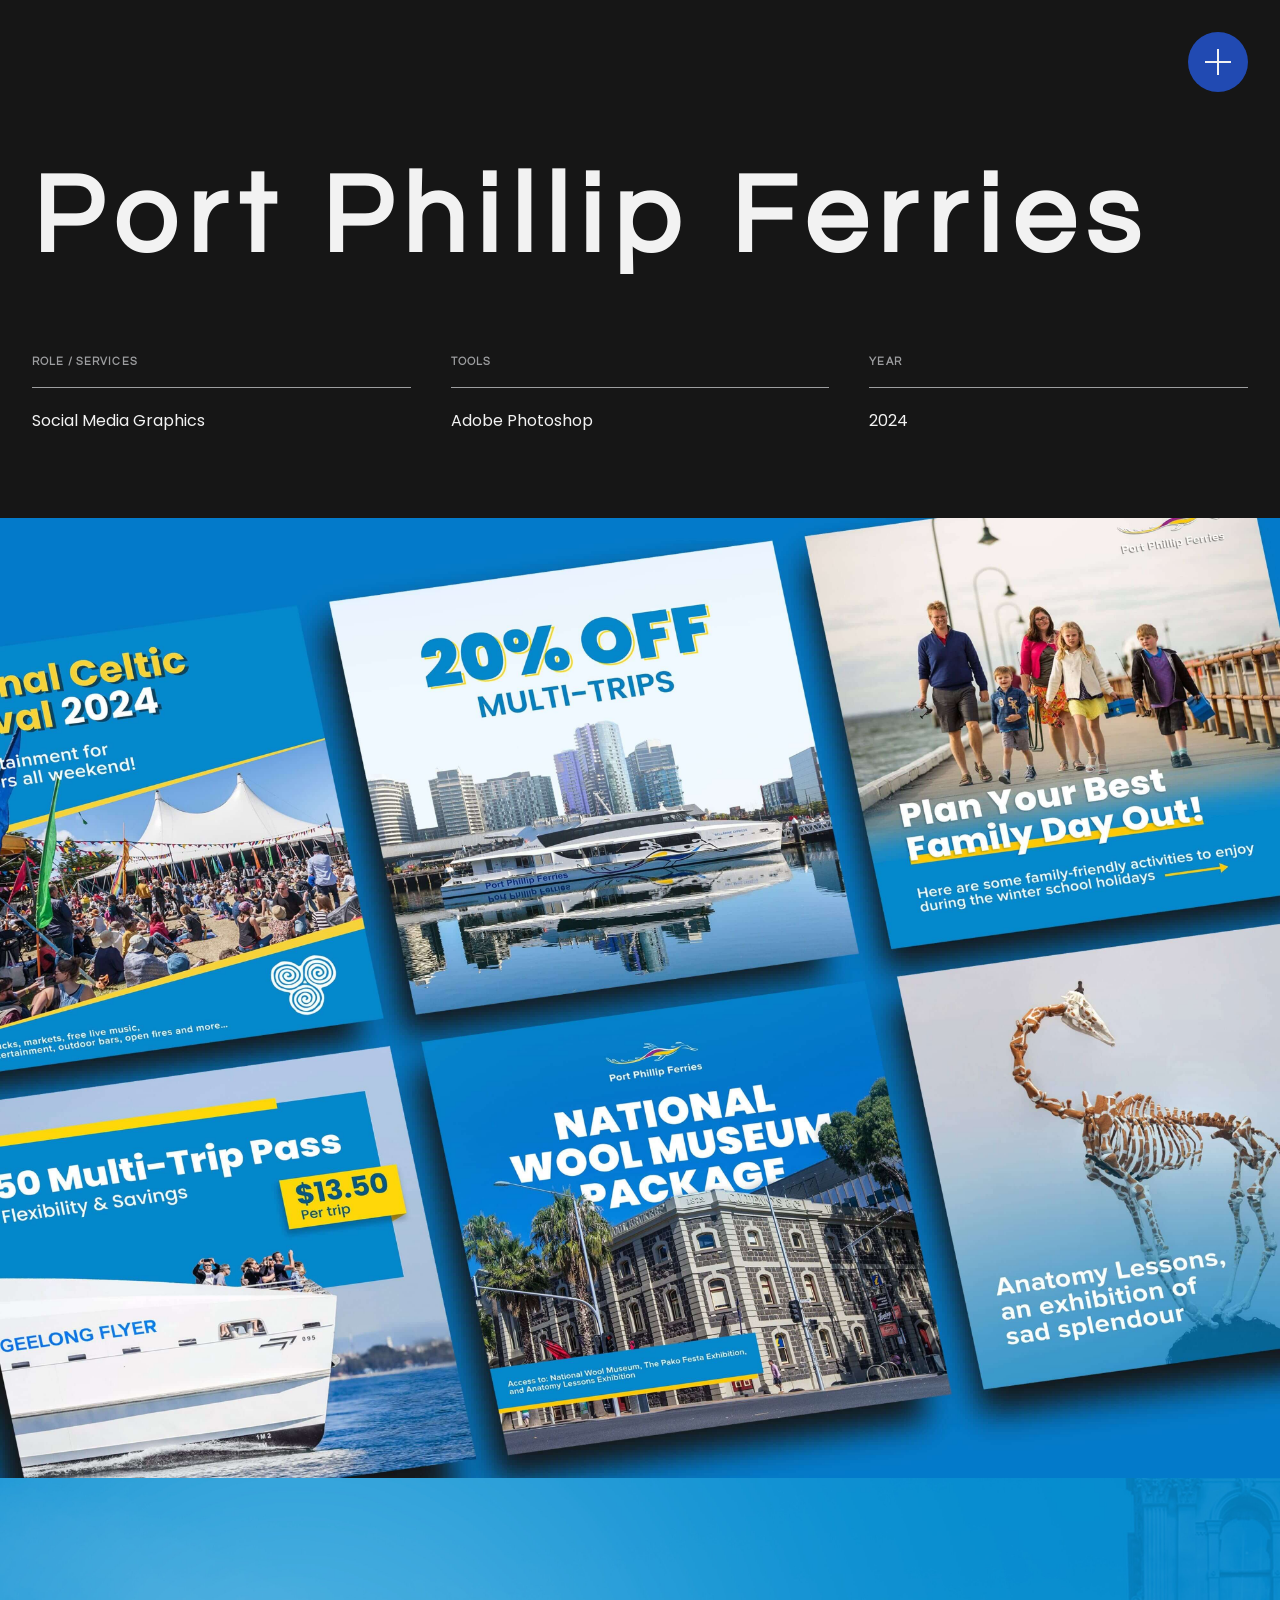
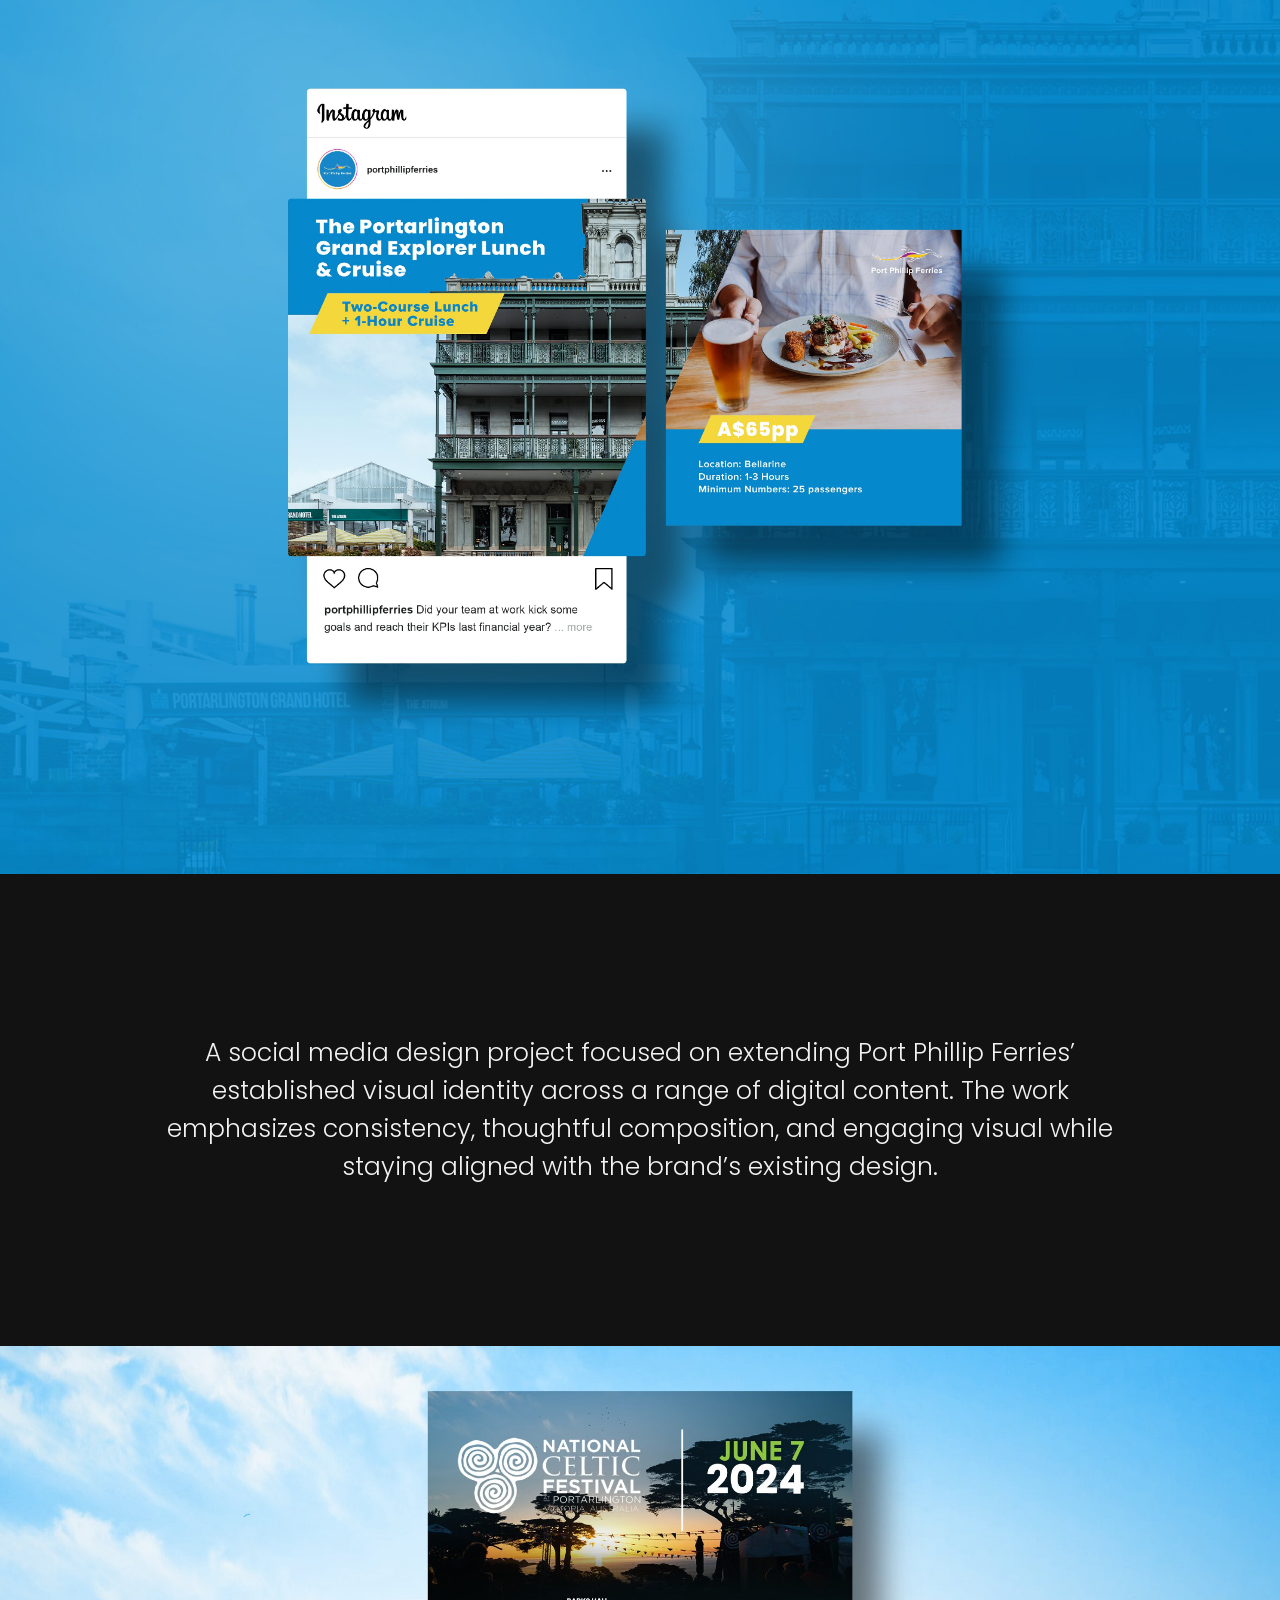
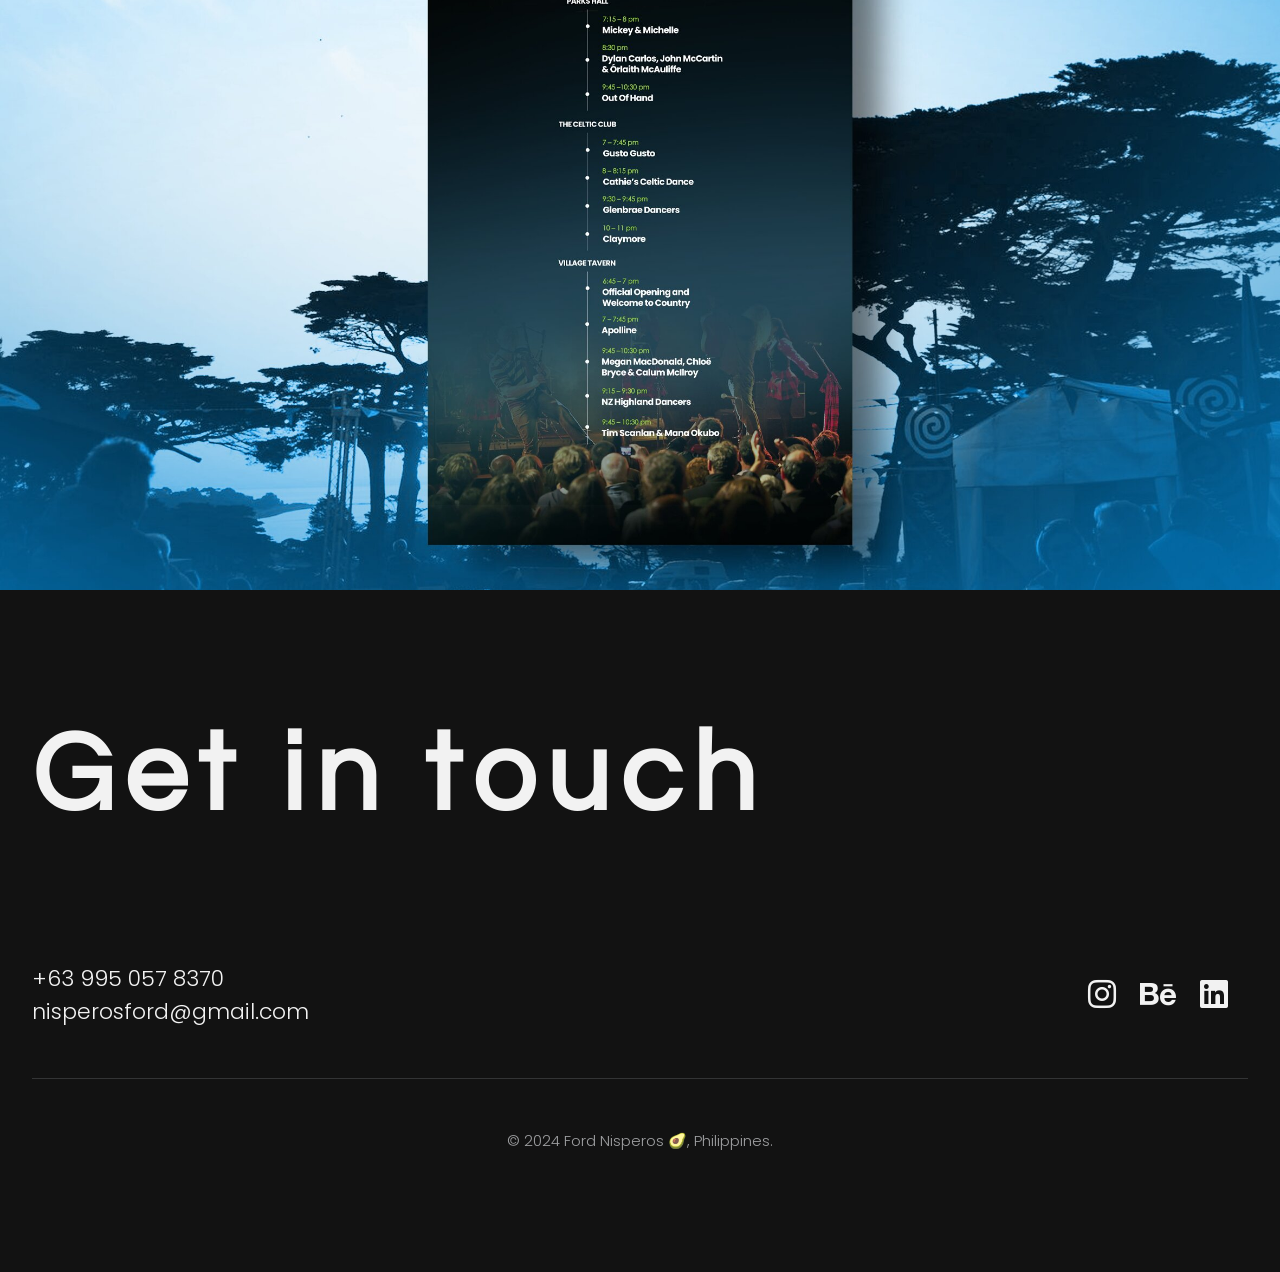
<file: port-phillip-ferries.html>
<!DOCTYPE html>
<html lang="en">
<head>
    <meta charset="UTF-8">
    <meta name="viewport" content="width=device-width, initial-scale=1.0">
    <title>Port Phillip Ferries</title>

    <link rel="icon" type="image/x-icon" href="images/logo.ico">

    <link rel="preconnect" href="https://fonts.googleapis.com">
    <link rel="preconnect" href="https://fonts.gstatic.com" crossorigin>
    <link href="https://fonts.googleapis.com/css2?family=Questrial&display=swap" rel="stylesheet">

    <link rel="preconnect" href="https://fonts.googleapis.com">
    <link rel="preconnect" href="https://fonts.gstatic.com" crossorigin>
    <link href="https://fonts.googleapis.com/css2?family=Poppins:ital,wght@0,100;0,200;0,300;0,400;0,500;0,600;0,700;0,800;0,900;1,100;1,200;1,300;1,400;1,500;1,600;1,700;1,800;1,900&display=swap" rel="stylesheet">
    
    <link rel="stylesheet" href="https://cdnjs.cloudflare.com/ajax/libs/font-awesome/6.0.0-beta3/css/all.min.css">

    <link rel="stylesheet" href="css/work.css">
</head>
<body>

    <!-- Work Section -->
    <section>
        <!-- Menu Navigation -->
        <div class="menu">
            <button id="menu-icon" class="toggle-menu">
                <span></span>
            </button>
            <nav id="nav-links" class="nav-links">
                <ul>
                    <li><a href="index.html">Home</a></li>
                    <li><a href="index.html#about">About</a></li>
                    <li><a href="index.html#work">Work</a></li>
                    <li><a href="index.html#services">Services</a></li>
                    <li><a href="#contacts">Contact</a></li>
                </ul>
                <h4 class="social-title">Socials</h4>
                <footer>
                    <a href="https://www.instagram.com/__nisperos01/">Instagram</a>
                    <a href="https://www.behance.net/fordnisperos01">Behance</a>
                    <a href="https://www.linkedin.com/in/john-ford-nisperos/">LinkedIn</a>
                </footer>
            </nav>
        </div>      
        
        <!-- Overlay (will appear when menu is active) -->
        <div id="overlay" class="overlay"></div>

    </section>
    
    <section id="work" class="work-details">
        <div class="details-container">
            <h1 class="work-title">Port Phillip Ferries</h1>
    
            <div class="work-content">
                <div class="role-services">
                    <h4 class="title">ROLE / SERVICES</h4>
                    <hr class="separator">
                    <div class="content">
                        <p class="item">Social Media Graphics</p>
                    </div>
                </div>
    
                <div class="tools">
                    <h4 class="title">TOOLS</h4>
                    <hr class="separator">
                    <div class="content">
                        <p class="item">Adobe Photoshop</p>
                    </div>
                </div>
    
                <div class="year">
                    <h4 class="title">YEAR</h4>
                    <hr class="separator">
                    <div class="content">
                        <p class="item">2024</p>
                    </div>
                </div>
            </div>
        </div>
    </section>

    <div class="image-container">
        <img src="images/port-phillip-1.jpg" alt="Image 1" class="full-width">
    </div>

    <div class="image-container">
        <img src="images/port-phillip-2.jpg" alt="Image 2" class="full-width">
    </div>


    <div class="work-description">
        <p>A social media design project focused on extending Port Phillip Ferries’ established visual identity across a range of digital content. 
            The work emphasizes consistency, thoughtful composition, and engaging visual while staying aligned with the brand’s existing design.</p>
    </div>

    <div class="image-container">
        <img src="images/port-phillip-3.jpg" alt="Image 3" class="full-width">
    </div>
    
    

    <!-- Footer -->
    <footer id="contacts">
        <div class="footer-container">
            <h2 class="footer-title">Get in touch</h2>
            <div class="footer-content">
                <div class="contact-details">
                    <p>+63 995 057 8370</p>
                    <p>nisperosford@gmail.com</p>
                </div>
                <div class="social-media">
                    <a href="https://www.instagram.com/__nisperos01/" target="_blank"><i class="fab fa-instagram"></i></a>
                    <a href="https://www.behance.net/fordnisperos01" target="_blank"><i class="fab fa-behance"></i></a>
                    <a href="https://www.linkedin.com/in/john-ford-nisperos/" target="_blank"><i class="fab fa-linkedin"></i></a>
                </div>
            </div>
            <hr class="footer-separator">
            <p class="footer-credit">© 2024 Ford Nisperos 🥑, Philippines.</p>
        </div>
    </footer>
    
    <script src="script/work.js"></script>

</body>
</html>
</file>
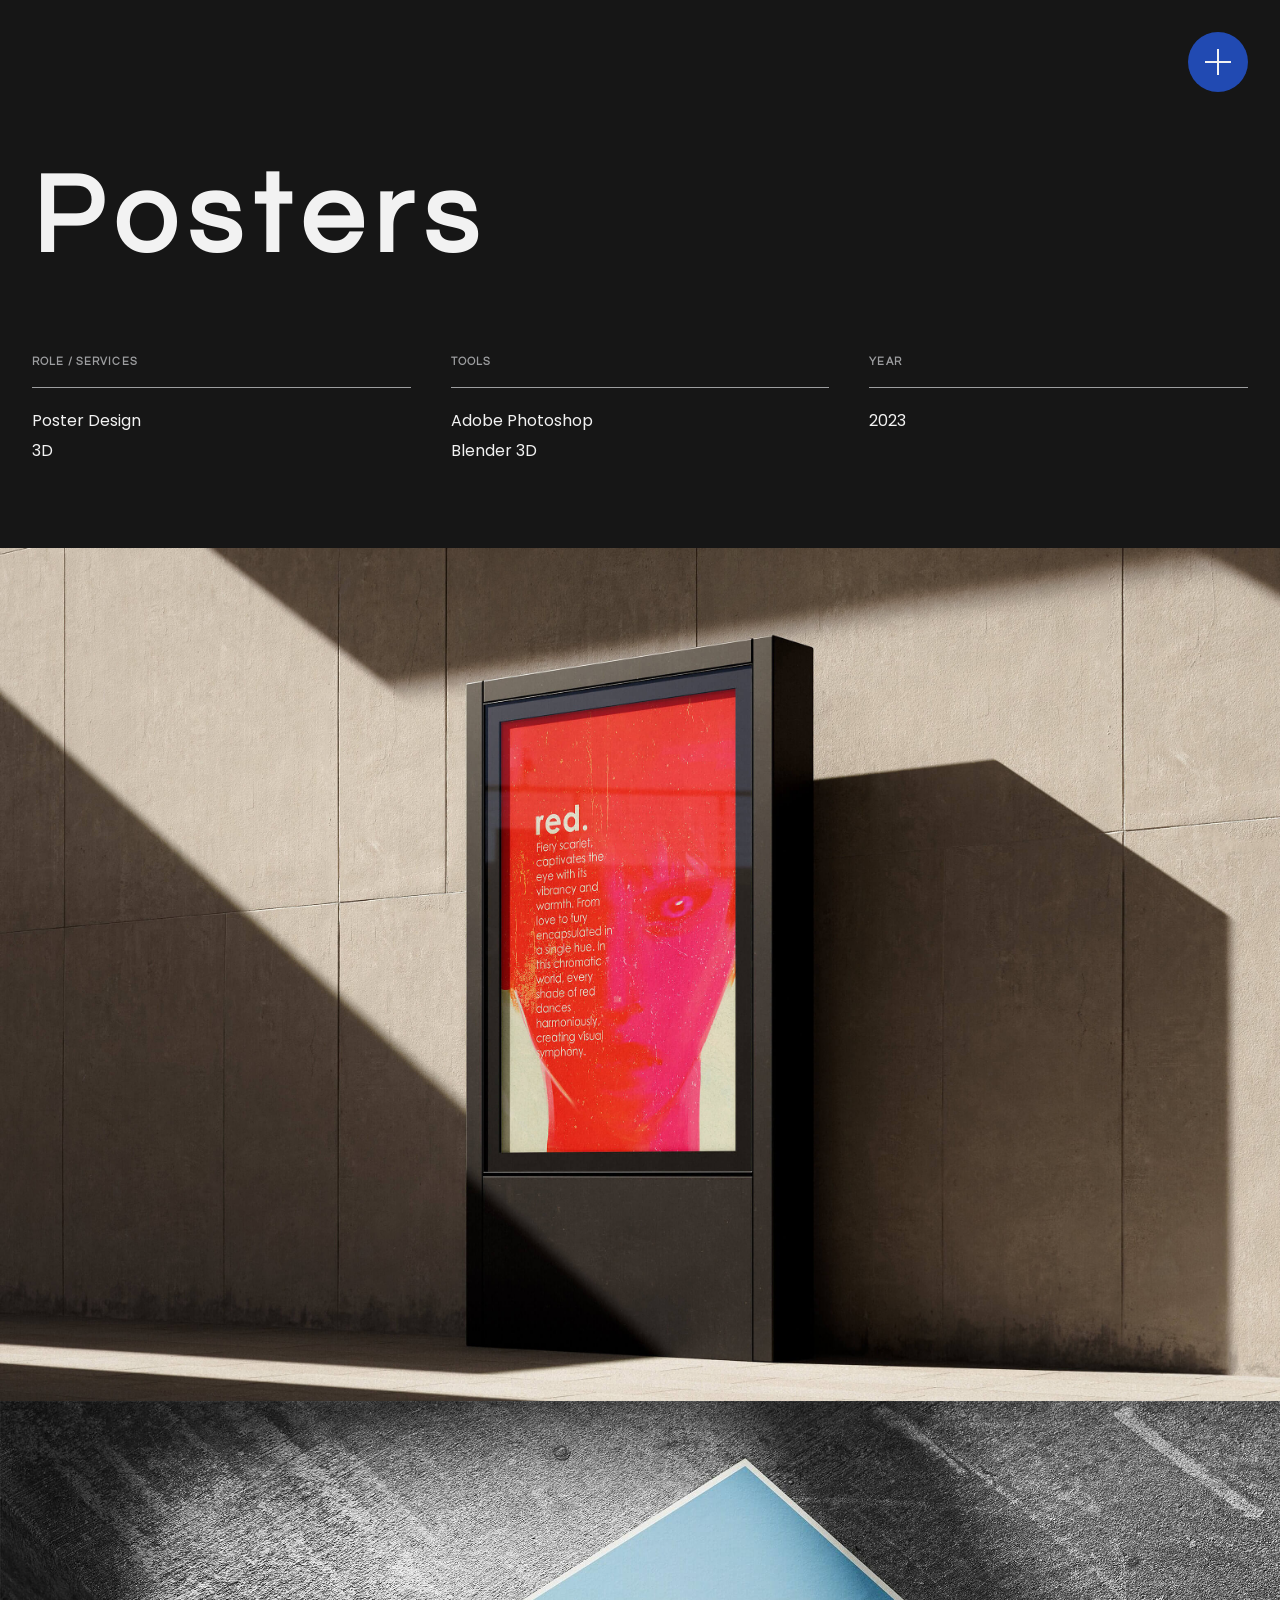
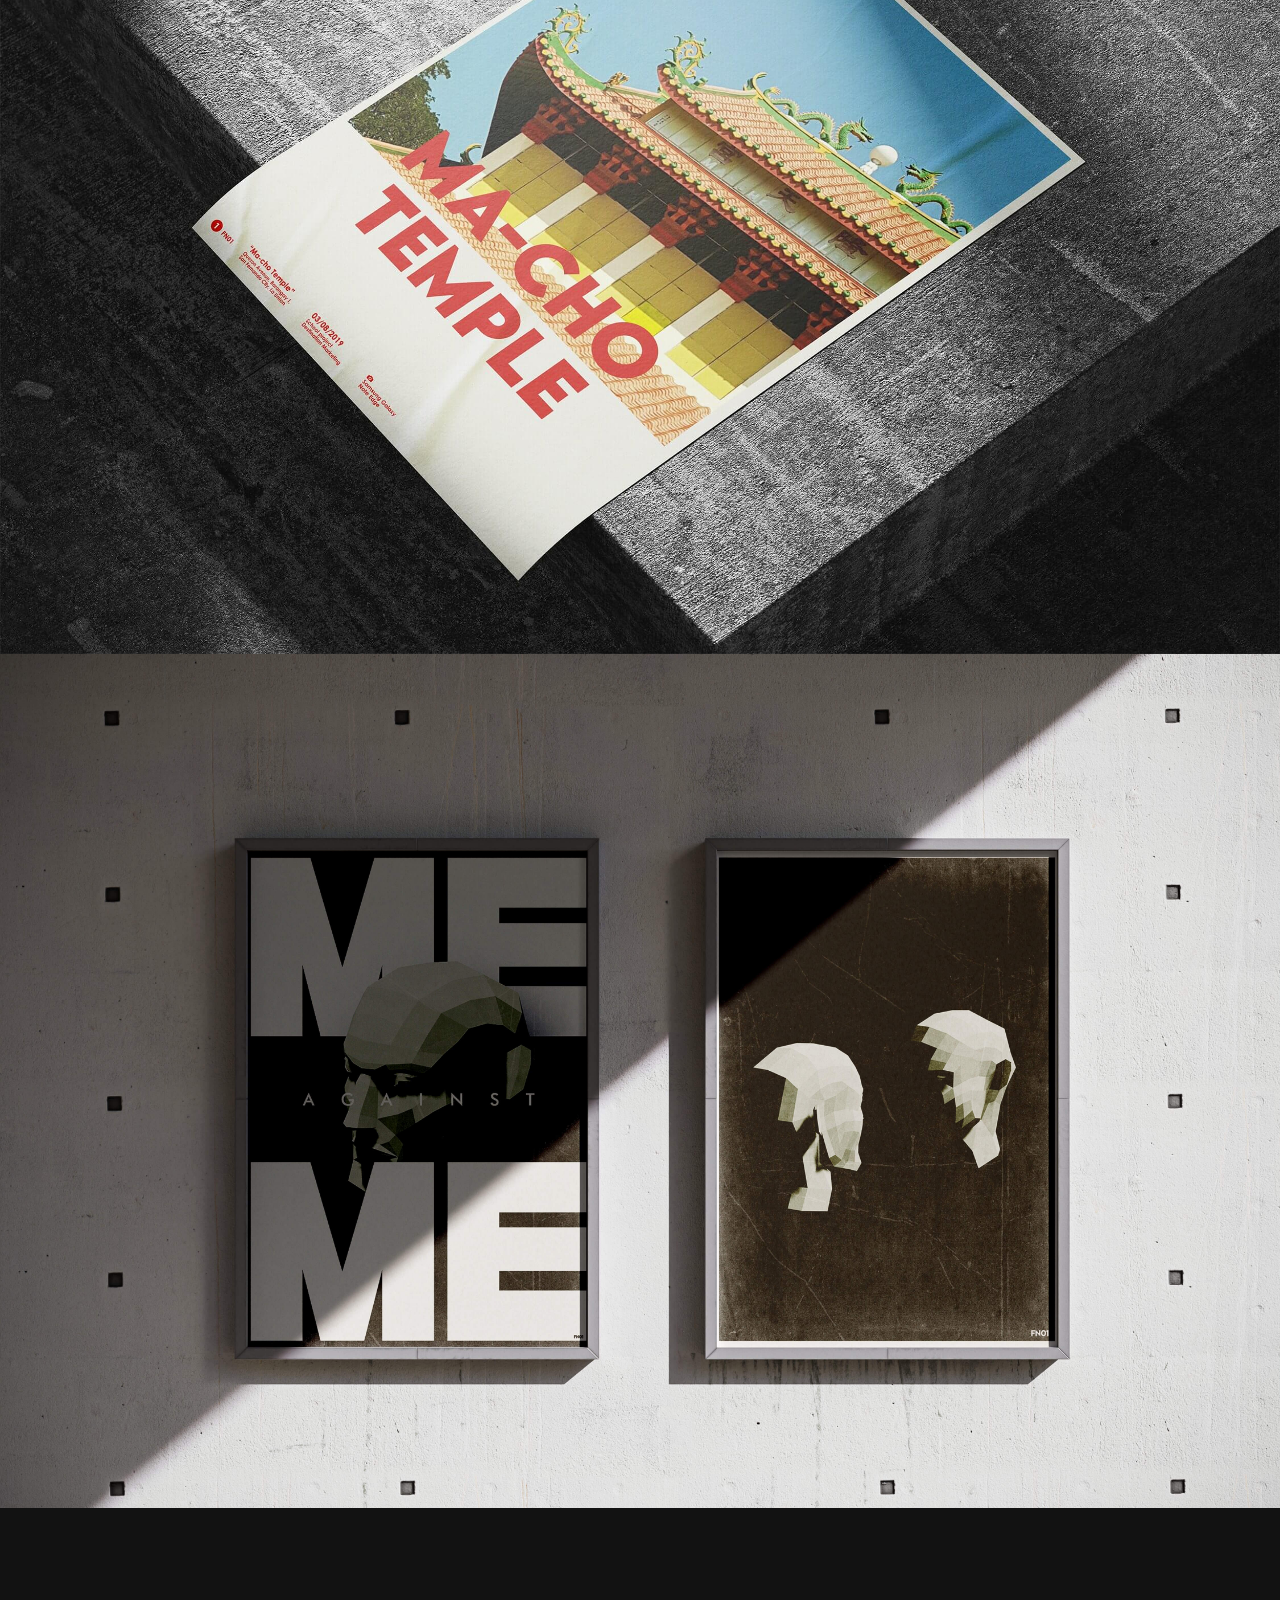
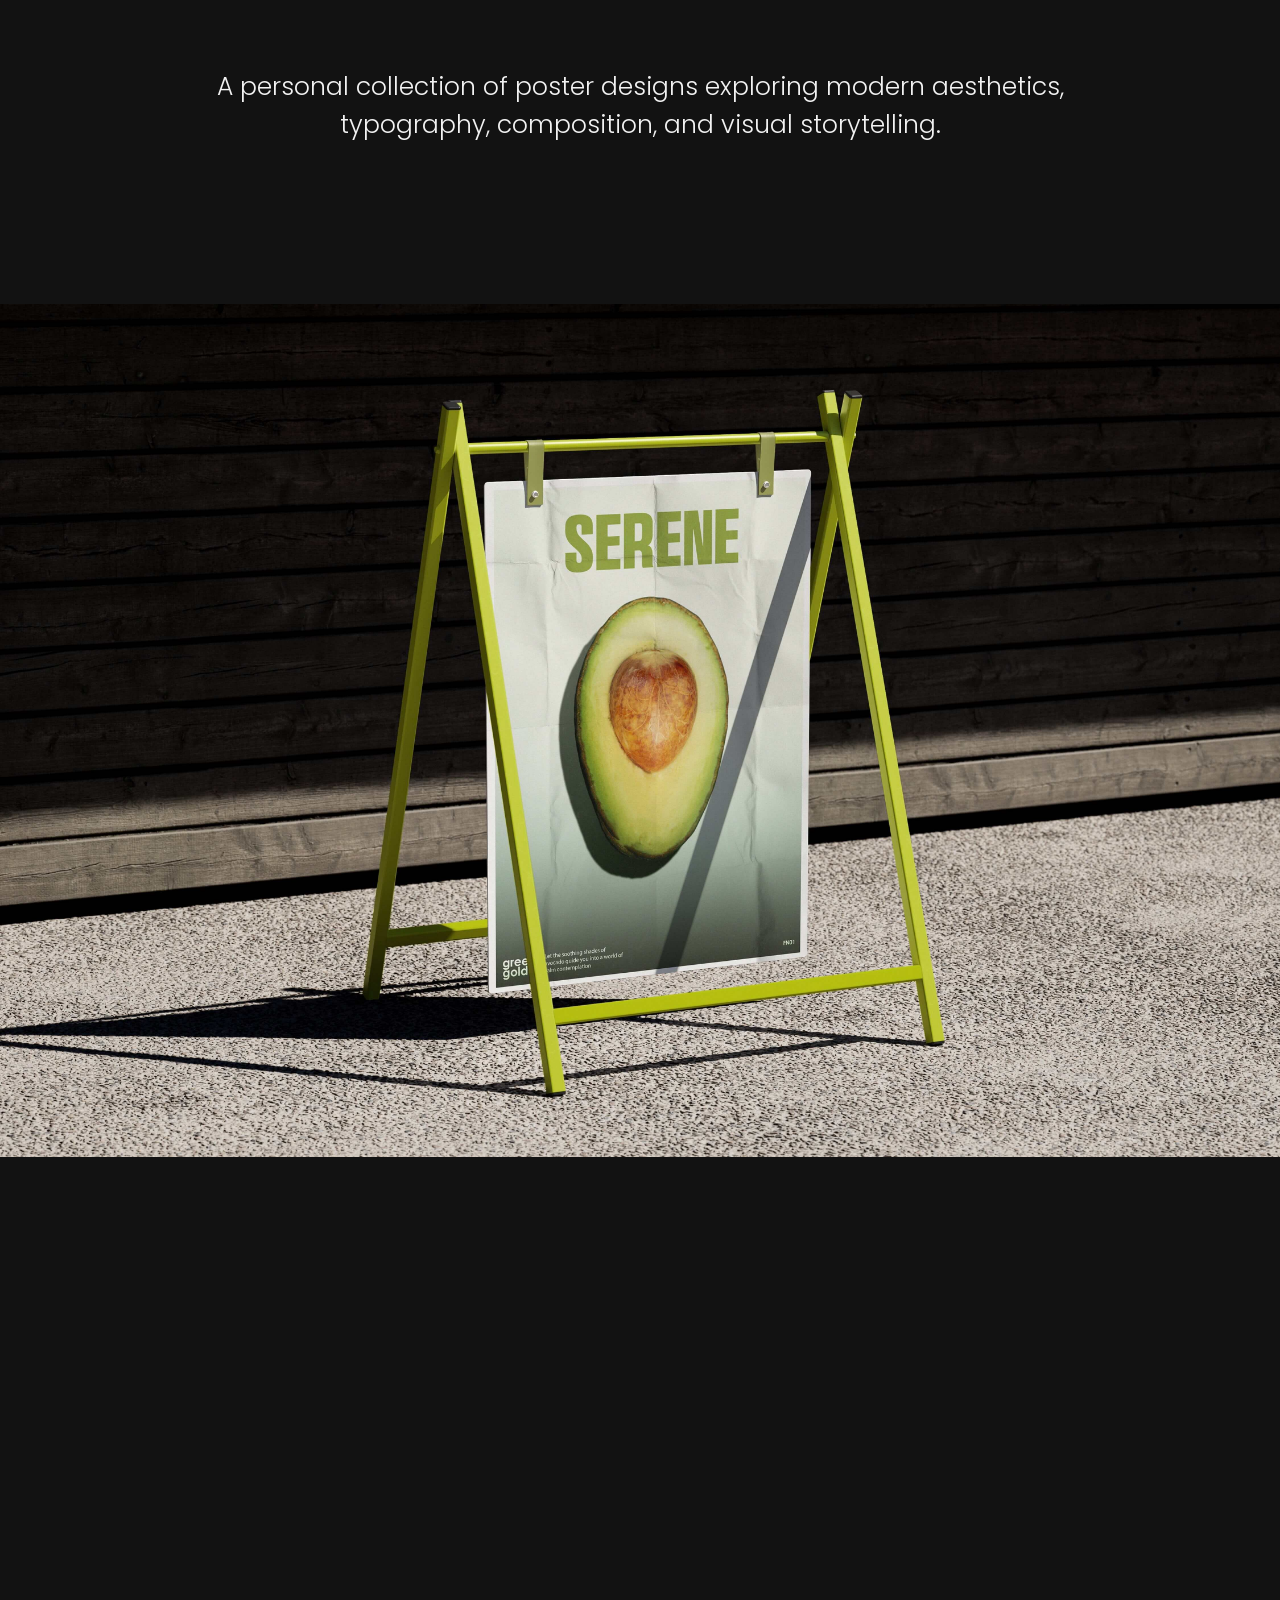
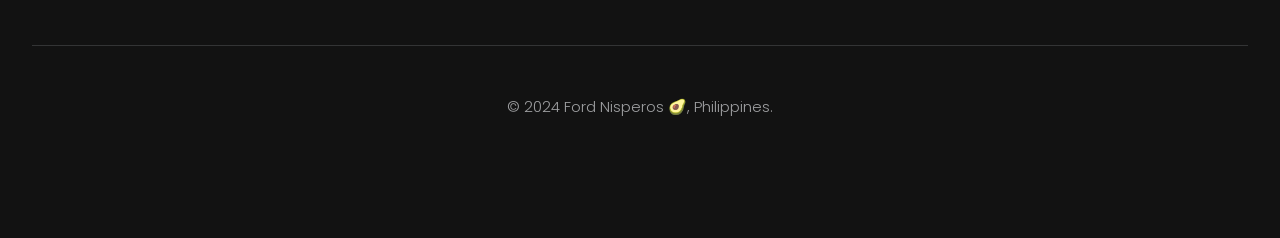
<file: poster.html>
<!DOCTYPE html>
<html lang="en">
<head>
    <meta charset="UTF-8">
    <meta name="viewport" content="width=device-width, initial-scale=1.0">
    <title>Poster Design</title>

    <link rel="icon" type="image/x-icon" href="images/logo.ico">

    <link rel="preconnect" href="https://fonts.googleapis.com">
    <link rel="preconnect" href="https://fonts.gstatic.com" crossorigin>
    <link href="https://fonts.googleapis.com/css2?family=Questrial&display=swap" rel="stylesheet">

    <link rel="preconnect" href="https://fonts.googleapis.com">
    <link rel="preconnect" href="https://fonts.gstatic.com" crossorigin>
    <link href="https://fonts.googleapis.com/css2?family=Poppins:ital,wght@0,100;0,200;0,300;0,400;0,500;0,600;0,700;0,800;0,900;1,100;1,200;1,300;1,400;1,500;1,600;1,700;1,800;1,900&display=swap" rel="stylesheet">
    
    <link rel="stylesheet" href="https://cdnjs.cloudflare.com/ajax/libs/font-awesome/6.0.0-beta3/css/all.min.css">

    <link rel="stylesheet" href="css/work.css">
</head>
<body>

    <!-- Work Section -->
    <section>
        <!-- Menu Navigation -->
        <div class="menu">
            <button id="menu-icon" class="toggle-menu">
                <span></span>
            </button>
            <nav id="nav-links" class="nav-links">
                <ul>
                    <li><a href="index.html">Home</a></li>
                    <li><a href="index.html#about">About</a></li>
                    <li><a href="index.html#work">Work</a></li>
                    <li><a href="index.html#services">Services</a></li>
                    <li><a href="#contacts">Contact</a></li>
                </ul>
                <h4 class="social-title">Socials</h4>
                <footer>
                    <a href="https://www.instagram.com/__nisperos01/">Instagram</a>
                    <a href="https://www.behance.net/fordnisperos01">Behance</a>
                    <a href="https://www.linkedin.com/in/john-ford-nisperos/">LinkedIn</a>
                </footer>
            </nav>
        </div>      
        
        <!-- Overlay (will appear when menu is active) -->
        <div id="overlay" class="overlay"></div>

    </section>
    
    <section id="work" class="work-details">
        <div class="details-container">
            <h1 class="work-title">Posters</h1>
    
            <div class="work-content">
                <div class="role-services">
                    <h4 class="title">ROLE / SERVICES</h4>
                    <hr class="separator">
                    <div class="content">
                        <p class="item">Poster Design</p>
                        <p class="item">3D</p>
                    </div>
                </div>
    
                <div class="tools">
                    <h4 class="title">TOOLS</h4>
                    <hr class="separator">
                    <div class="content">
                        <p class="item">Adobe Photoshop</p>
                        <p class="item">Blender 3D</p>
                    </div>
                </div>
    
                <div class="year">
                    <h4 class="title">YEAR</h4>
                    <hr class="separator">
                    <div class="content">
                        <p class="item">2023</p>
                    </div>
                </div>
            </div>
        </div>
    </section>

    <div class="image-container">
        <img src="images/poster-1.jpg" alt="Image 1" class="full-width">
    </div>

    <div class="image-container">
        <img src="images/poster-2.jpg" alt="Image 2" class="full-width">
    </div>

    <div class="image-container">
        <img src="images/poster-3.jpg" alt="Image 3" class="full-width">
    </div>

    <div class="work-description">
        <p>A personal collection of poster designs exploring modern aesthetics, typography, composition, and visual storytelling.</p>
    </div>

    <div class="image-container">
        <img src="images/poster-4.jpg" alt="Image 4" class="full-width">
    </div>

    <!-- Footer -->
    <footer id="contacts">
        <div class="footer-container">
            <h2 class="footer-title">Get in touch</h2>
            <div class="footer-content">
                <div class="contact-details">
                    <p>+63 995 057 8370</p>
                    <p>nisperosford@gmail.com</p>
                </div>
                <div class="social-media">
                    <a href="https://www.instagram.com/__nisperos01/" target="_blank"><i class="fab fa-instagram"></i></a>
                    <a href="https://www.behance.net/fordnisperos01" target="_blank"><i class="fab fa-behance"></i></a>
                    <a href="https://www.linkedin.com/in/john-ford-nisperos/" target="_blank"><i class="fab fa-linkedin"></i></a>
                </div>
            </div>
            <hr class="footer-separator">
            <p class="footer-credit">© 2024 Ford Nisperos 🥑, Philippines.</p>
        </div>
    </footer>
    
    <script src="script/work.js"></script>

</body>
</html>
</file>
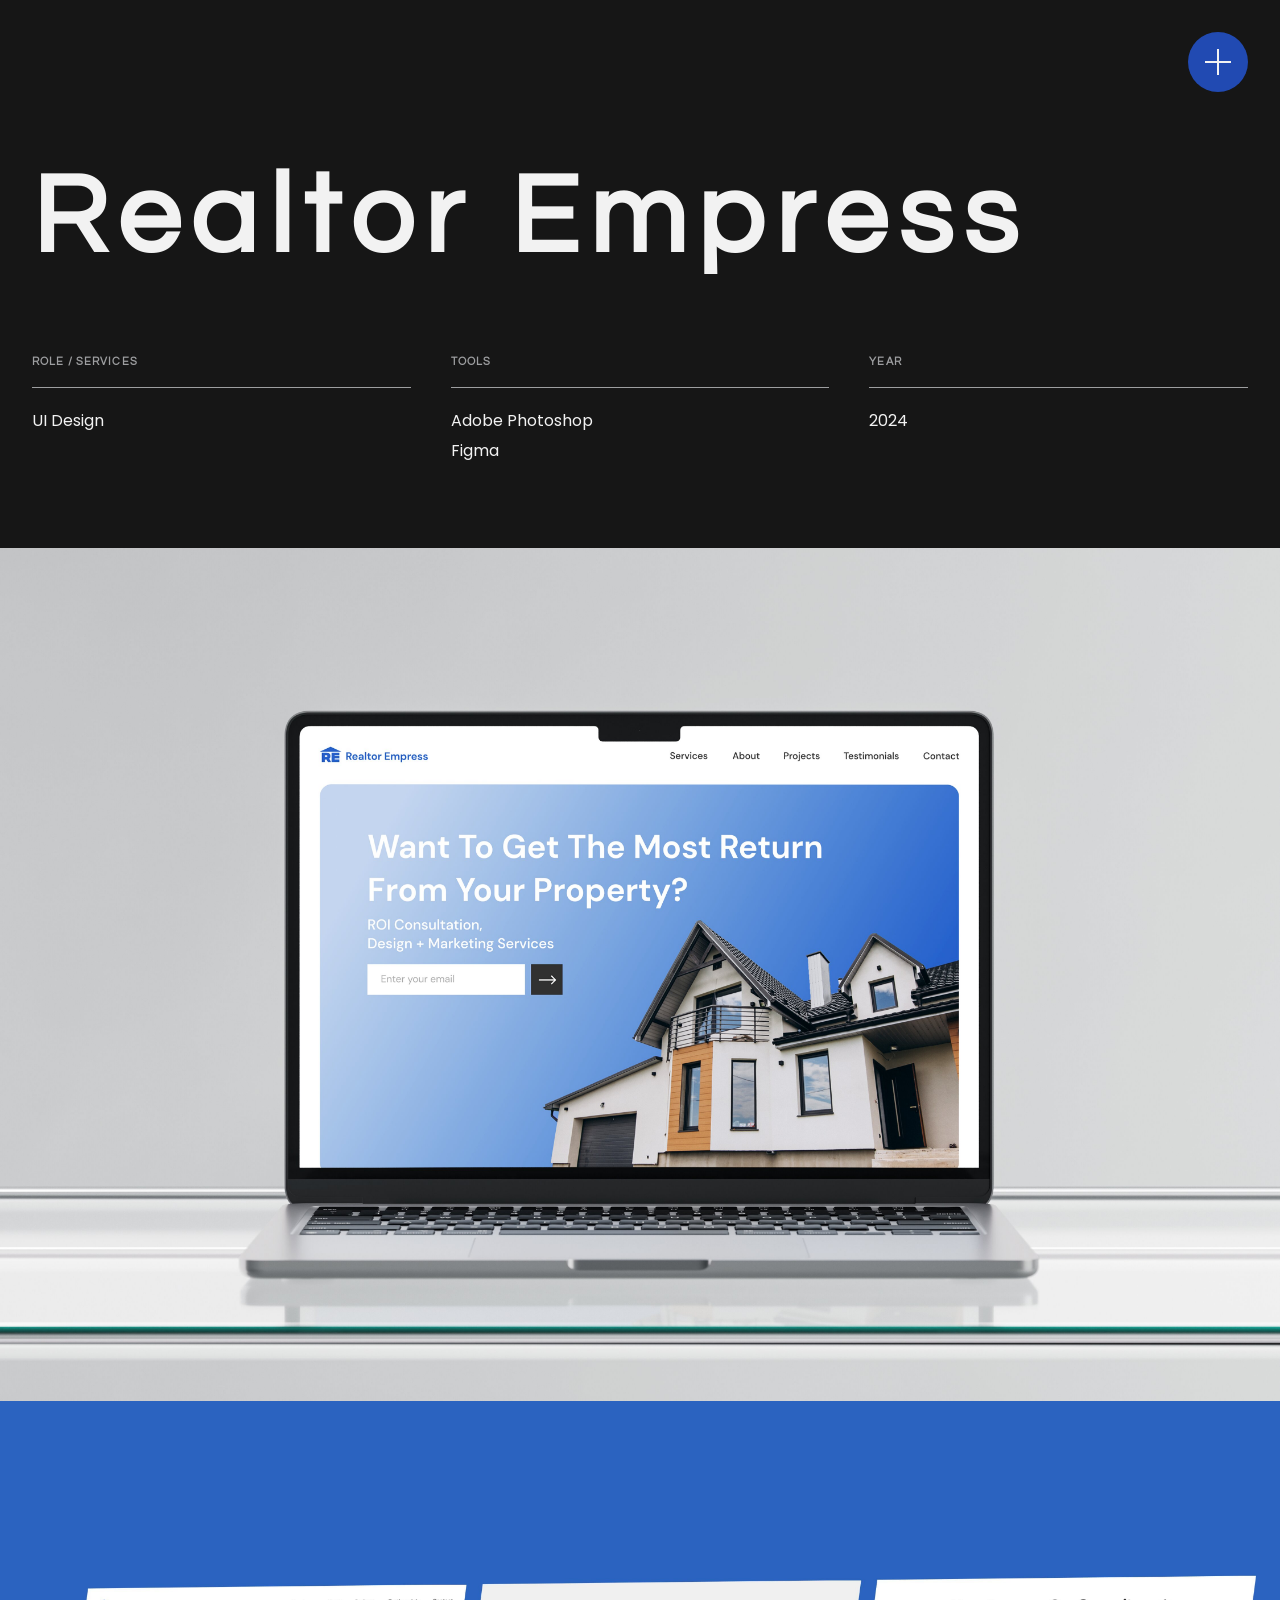
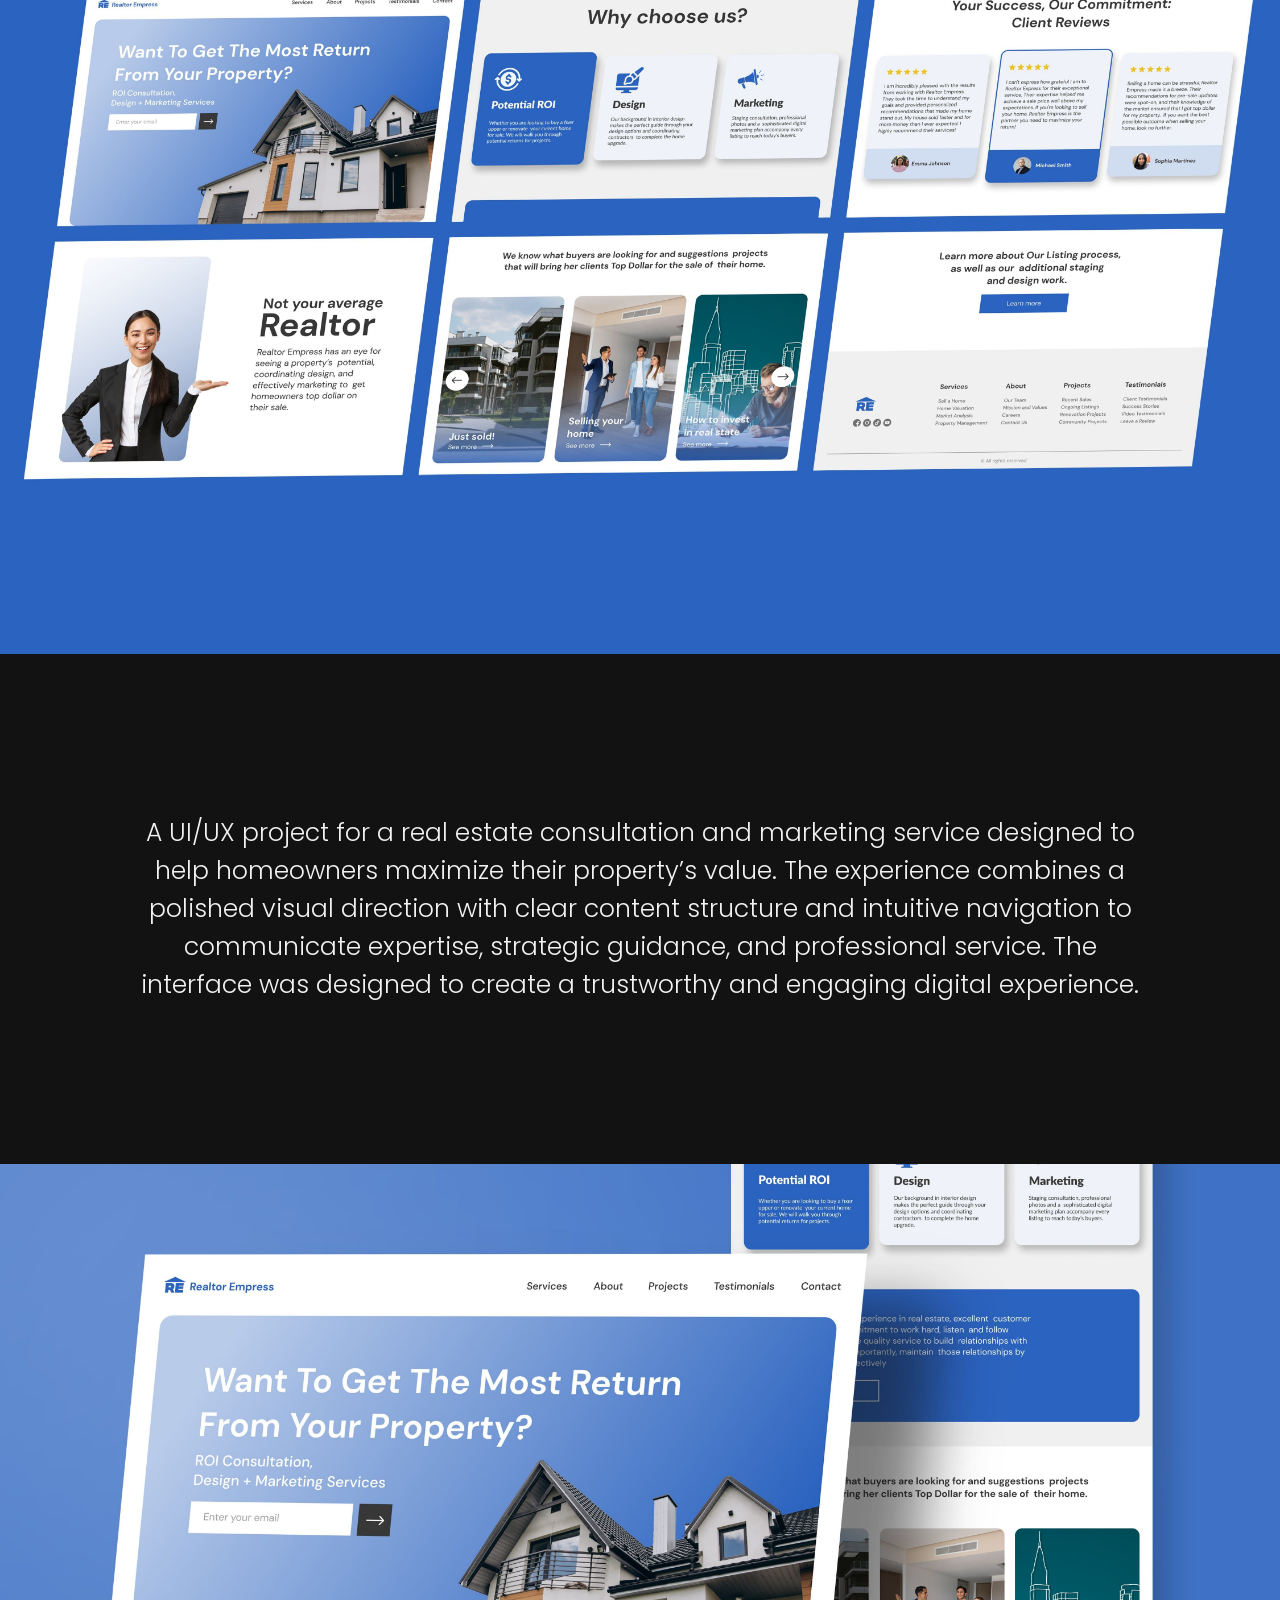
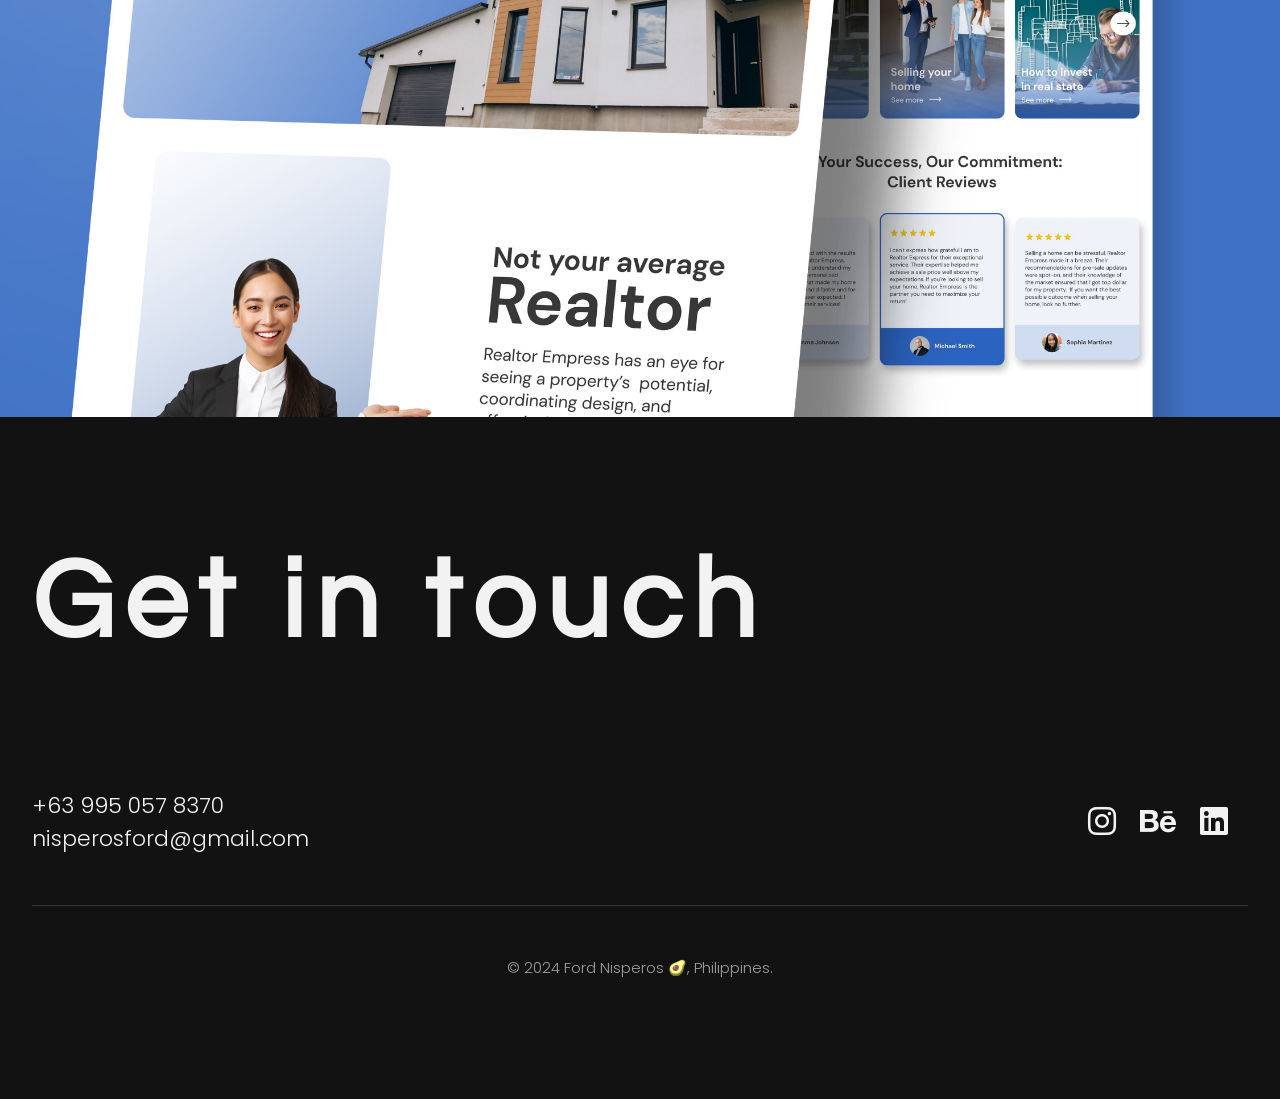
<file: realtor-empress.html>
<!DOCTYPE html>
<html lang="en">
<head>
    <meta charset="UTF-8">
    <meta name="viewport" content="width=device-width, initial-scale=1.0">
    <title>Realtor Empress</title>

    <link rel="icon" type="image/x-icon" href="images/logo.ico">

    <link rel="preconnect" href="https://fonts.googleapis.com">
    <link rel="preconnect" href="https://fonts.gstatic.com" crossorigin>
    <link href="https://fonts.googleapis.com/css2?family=Questrial&display=swap" rel="stylesheet">

    <link rel="preconnect" href="https://fonts.googleapis.com">
    <link rel="preconnect" href="https://fonts.gstatic.com" crossorigin>
    <link href="https://fonts.googleapis.com/css2?family=Poppins:ital,wght@0,100;0,200;0,300;0,400;0,500;0,600;0,700;0,800;0,900;1,100;1,200;1,300;1,400;1,500;1,600;1,700;1,800;1,900&display=swap" rel="stylesheet">
    
    <link rel="stylesheet" href="https://cdnjs.cloudflare.com/ajax/libs/font-awesome/6.0.0-beta3/css/all.min.css">

    <link rel="stylesheet" href="css/work.css">
</head>
<body>

    <!-- Work Section -->
    <section>
        <!-- Menu Navigation -->
        <div class="menu">
            <button id="menu-icon" class="toggle-menu">
                <span></span>
            </button>
            <nav id="nav-links" class="nav-links">
                <ul>
                    <li><a href="index.html">Home</a></li>
                    <li><a href="index.html#about">About</a></li>
                    <li><a href="index.html#work">Work</a></li>
                    <li><a href="index.html#services">Services</a></li>
                    <li><a href="#contacts">Contact</a></li>
                </ul>
                <h4 class="social-title">Socials</h4>
                <footer>
                    <a href="https://www.instagram.com/__nisperos01/">Instagram</a>
                    <a href="https://www.behance.net/fordnisperos01">Behance</a>
                    <a href="https://www.linkedin.com/in/john-ford-nisperos/">LinkedIn</a>
                </footer>
            </nav>
        </div>      
        
        <!-- Overlay (will appear when menu is active) -->
        <div id="overlay" class="overlay"></div>

    </section>
    
    <section id="work" class="work-details">
        <div class="details-container">
            <h1 class="work-title">Realtor Empress</h1>
    
            <div class="work-content">
                <div class="role-services">
                    <h4 class="title">ROLE / SERVICES</h4>
                    <hr class="separator">
                    <div class="content">
                        <p class="item">UI Design</p>
                    </div>
                </div>
    
                <div class="tools">
                    <h4 class="title">TOOLS</h4>
                    <hr class="separator">
                    <div class="content">
                        <p class="item">Adobe Photoshop</p>
                        <p class="item">Figma</p>
                    </div>
                </div>
    
                <div class="year">
                    <h4 class="title">YEAR</h4>
                    <hr class="separator">
                    <div class="content">
                        <p class="item">2024</p>
                    </div>
                </div>
            </div>
        </div>
    </section>

    <div class="image-container">
        <img src="images/realtor-empress-1.jpg" alt="Image 1" class="full-width">
    </div>

    <div class="image-container">
        <img src="images/realtor-empress-2.jpg" alt="Image 2" class="full-width">
    </div>

    <div class="work-description">
        <p>A UI/UX project for a real estate consultation and marketing service designed to help homeowners maximize their property’s value. 
            The experience combines a polished visual direction with clear content structure and intuitive navigation to communicate expertise, 
            strategic guidance, and professional service. The interface was designed to create a trustworthy and engaging digital experience.</p>
    </div>

    <div class="image-container">
        <img src="images/realtor-empress-3.jpg" alt="Image 3" class="full-width">
    </div>
    
    

    <!-- Footer -->
    <footer id="contacts">
        <div class="footer-container">
            <h2 class="footer-title">Get in touch</h2>
            <div class="footer-content">
                <div class="contact-details">
                    <p>+63 995 057 8370</p>
                    <p>nisperosford@gmail.com</p>
                </div>
                <div class="social-media">
                    <a href="https://www.instagram.com/__nisperos01/" target="_blank"><i class="fab fa-instagram"></i></a>
                    <a href="https://www.behance.net/fordnisperos01" target="_blank"><i class="fab fa-behance"></i></a>
                    <a href="https://www.linkedin.com/in/john-ford-nisperos/" target="_blank"><i class="fab fa-linkedin"></i></a>
                </div>
            </div>
            <hr class="footer-separator">
            <p class="footer-credit">© 2024 Ford Nisperos 🥑, Philippines.</p>
        </div>
    </footer>
    
    <script src="script/work.js"></script>

</body>
</html>
</file>
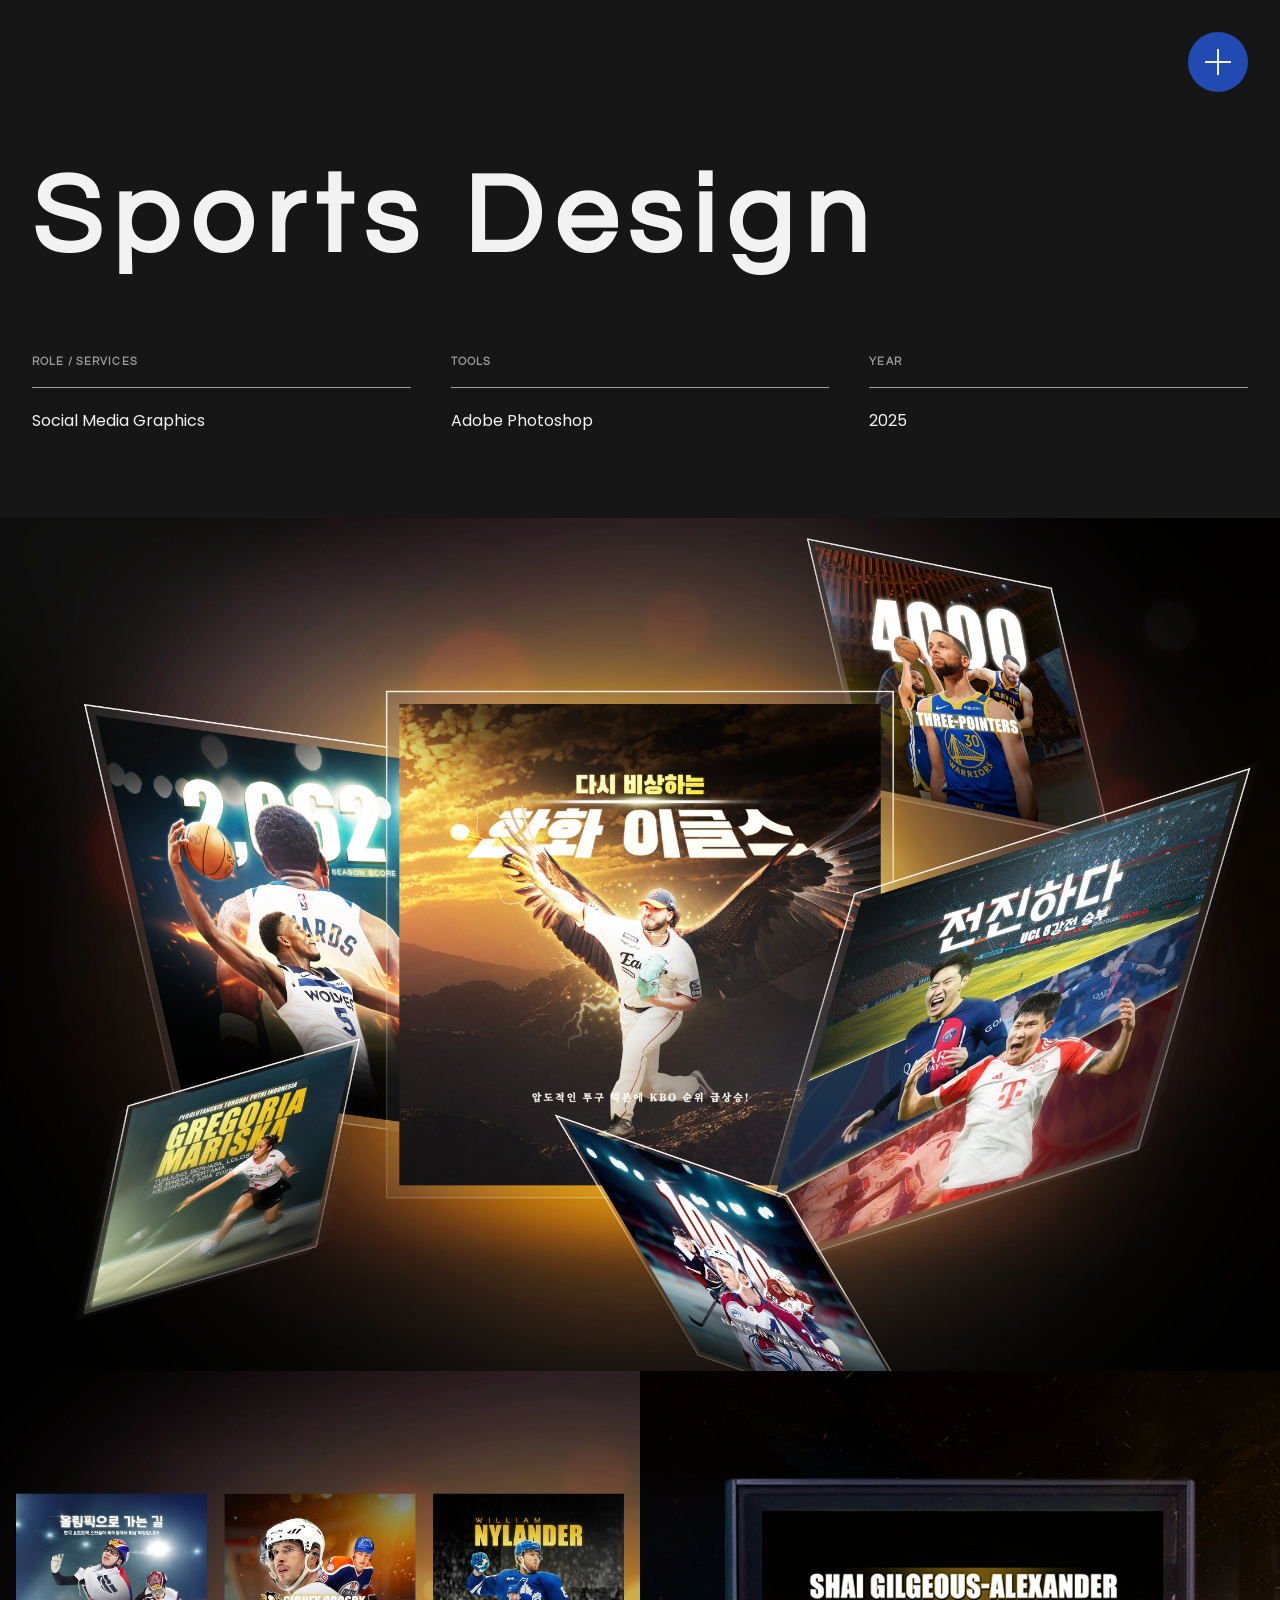
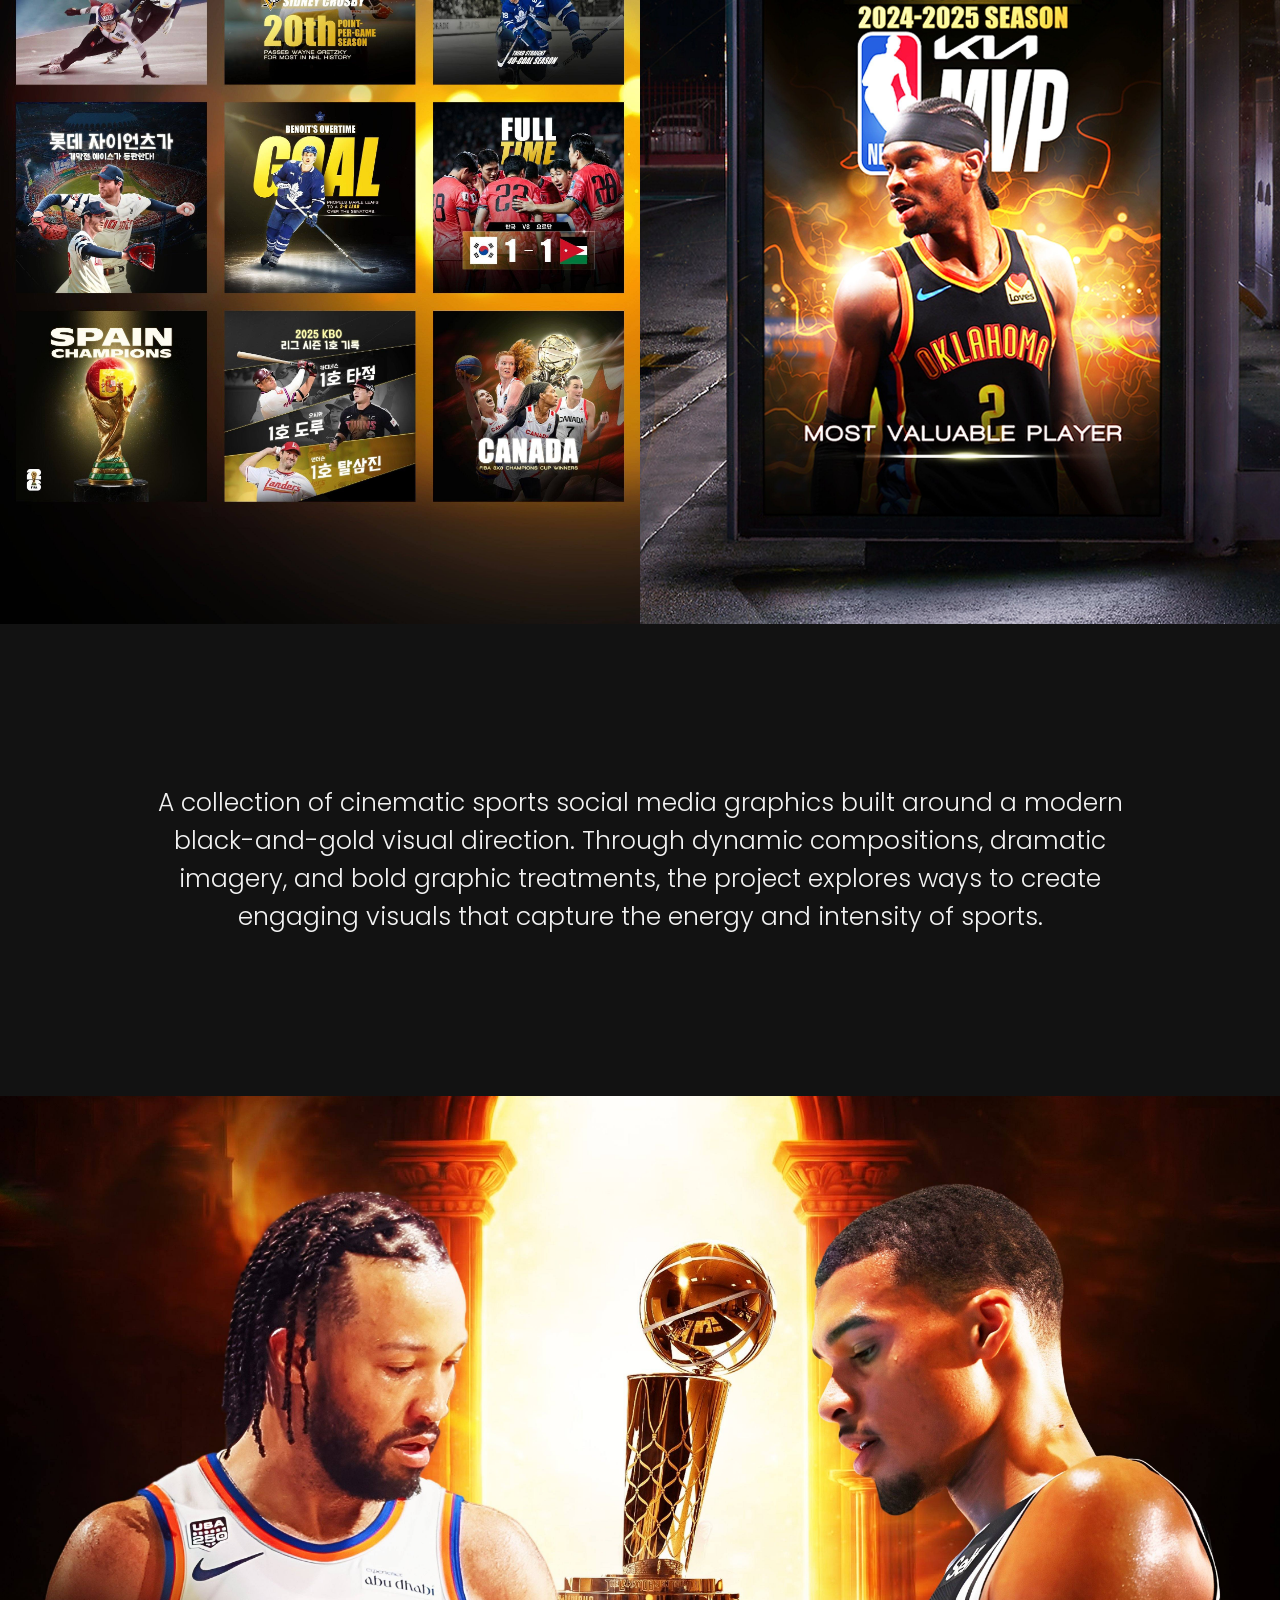
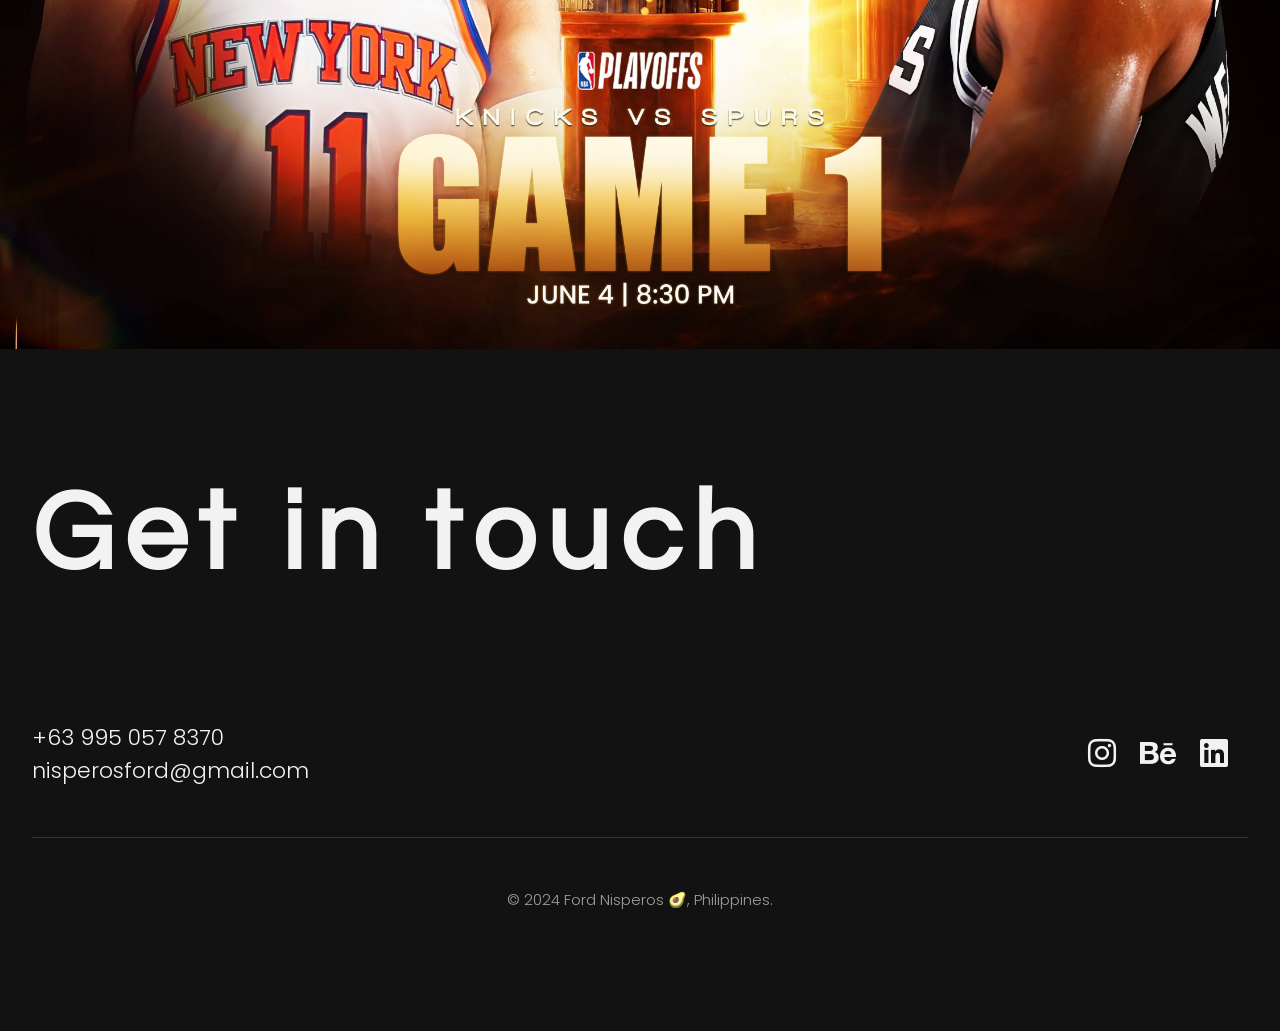
<file: sports.html>
<!DOCTYPE html>
<html lang="en">
<head>
    <meta charset="UTF-8">
    <meta name="viewport" content="width=device-width, initial-scale=1.0">
    <title>Sports Design</title>

    <link rel="icon" type="image/x-icon" href="images/logo.ico">

    <link rel="preconnect" href="https://fonts.googleapis.com">
    <link rel="preconnect" href="https://fonts.gstatic.com" crossorigin>
    <link href="https://fonts.googleapis.com/css2?family=Questrial&display=swap" rel="stylesheet">

    <link rel="preconnect" href="https://fonts.googleapis.com">
    <link rel="preconnect" href="https://fonts.gstatic.com" crossorigin>
    <link href="https://fonts.googleapis.com/css2?family=Poppins:ital,wght@0,100;0,200;0,300;0,400;0,500;0,600;0,700;0,800;0,900;1,100;1,200;1,300;1,400;1,500;1,600;1,700;1,800;1,900&display=swap" rel="stylesheet">
    
    <link rel="stylesheet" href="https://cdnjs.cloudflare.com/ajax/libs/font-awesome/6.0.0-beta3/css/all.min.css">

    <link rel="stylesheet" href="css/work.css">
</head>
<body>

    <!-- Work Section -->
    <section>
        <!-- Menu Navigation -->
        <div class="menu">
            <button id="menu-icon" class="toggle-menu">
                <span></span>
            </button>
            <nav id="nav-links" class="nav-links">
                <ul>
                    <li><a href="index.html">Home</a></li>
                    <li><a href="index.html#about">About</a></li>
                    <li><a href="index.html#work">Work</a></li>
                    <li><a href="index.html#services">Services</a></li>
                    <li><a href="#contacts">Contact</a></li>
                </ul>
                <h4 class="social-title">Socials</h4>
                <footer>
                    <a href="https://www.instagram.com/__nisperos01/">Instagram</a>
                    <a href="https://www.behance.net/fordnisperos01">Behance</a>
                    <a href="https://www.linkedin.com/in/john-ford-nisperos/">LinkedIn</a>
                </footer>
            </nav>
        </div>      
        
        <!-- Overlay (will appear when menu is active) -->
        <div id="overlay" class="overlay"></div>

    </section>
    
    <section id="work" class="work-details">
        <div class="details-container">
            <h1 class="work-title">Sports Design</h1>
    
            <div class="work-content">
                <div class="role-services">
                    <h4 class="title">ROLE / SERVICES</h4>
                    <hr class="separator">
                    <div class="content">
                        <p class="item">Social Media Graphics</p>
                    </div>
                </div>
    
                <div class="tools">
                    <h4 class="title">TOOLS</h4>
                    <hr class="separator">
                    <div class="content">
                        <p class="item">Adobe Photoshop</p>
                    </div>
                </div>
    
                <div class="year">
                    <h4 class="title">YEAR</h4>
                    <hr class="separator">
                    <div class="content">
                        <p class="item">2025
                        </p>
                    </div>
                </div>
            </div>
        </div>
    </section>

    <div class="image-container">
        <img src="images/sports-1.jpg" alt="Image 1" class="full-width">
    </div>

    <div class="image-container">
        <img src="images/sports-2.jpg" alt="Image 2" class="half-width">
        <img src="images/sports-3.jpg" alt="Image 3" class="half-width">
    </div>

    <div class="work-description">
        <p>A collection of cinematic sports social media graphics built around a modern black-and-gold visual direction. Through dynamic compositions, 
            dramatic imagery, and bold graphic treatments, the project explores ways to create engaging visuals that capture the energy and intensity of sports.</p>
    </div>

    <div class="image-container">
        <img src="images/sports-4.jpg" alt="Image 4" class="full-width">
    </div>

    <!-- Footer -->
    <footer id="contacts">
        <div class="footer-container">
            <h2 class="footer-title">Get in touch</h2>
            <div class="footer-content">
                <div class="contact-details">
                    <p>+63 995 057 8370</p>
                    <p>nisperosford@gmail.com</p>
                </div>
                <div class="social-media">
                    <a href="https://www.instagram.com/__nisperos01/" target="_blank"><i class="fab fa-instagram"></i></a>
                    <a href="https://www.behance.net/fordnisperos01" target="_blank"><i class="fab fa-behance"></i></a>
                    <a href="https://www.linkedin.com/in/john-ford-nisperos/" target="_blank"><i class="fab fa-linkedin"></i></a>
                </div>
            </div>
            <hr class="footer-separator">
            <p class="footer-credit">© 2024 Ford Nisperos 🥑, Philippines.</p>
        </div>
    </footer>
    
    <script src="script/work.js"></script>

</body>
</html>
</file>
<file: css/styles.css>
* {
    padding: 0;
    margin: 0;
    box-sizing: border-box;
    font-family: "Poppins", sans-serif;
}

/* Color palette */
:root{
    --main-color: #214AB2;
    --secondary-color: #2160B2;
    --light-color: #F2F2F2;
    --gray-color: #9d9ea0;
    --dark-gray: #161616;
    --border-color: #333435;
    --border-hover: #4d4f50;
    --dark-color: #121212;
}

html, body {
    background-color: var(--dark-color); /* Set a fallback color for the page background */
    scroll-behavior: smooth; /* Enable smooth scrolling */
}





/*---------------------PRE LOADER---------------------*/
.pulsing-loader {
    position: fixed;
    width: 100%;
    height: 100%;
    background: var(--dark-color); /* Background color */
    z-index: 9999;
    display: flex;
    justify-content: center;
    align-items: center;
}

.dot {
    width: 20px;
    height: 20px;
    border-radius: 50%;
    background: var(--main-color); /* Dot color */
    animation: pulse 1.5s infinite;
}

@keyframes pulse {
    0%, 100% {
        transform: scale(1);
    }
    50% {
        transform: scale(1.5);
    }
}






/*---------------------HERO---------------------*/

.hero {
    position: relative;
    height: 100vh;
    display: flex;
    flex-direction: column;
    justify-content: flex-end;
    align-items: center;
    overflow: hidden;
    opacity: 0; /* Start with hidden opacity */
    transition: opacity 1s ease; /* Smooth fade effect */
}

/* Show hero when the class 'hero-visible' is added */
.hero-visible {
    opacity: 1; /* Fade in */
}

/* Background image */
.background-image {
    position: absolute;
    top: 0;
    left: 0;
    width: 100%;
    height: 100%;
    background: url('../images/hero-bg.jpg') no-repeat center center/cover;
    z-index: 1;
    transform: scale(1.1); /* Start slightly zoomed in */
    transition: transform 1s ease; /* Smooth transition for zoom effect */
}

/* Add the zoom-out effect when the hero is loaded */
.hero-loaded .background-image {
    transform: scale(1); /* Transition to original size */
}


/* Big text */
.big-text {
    font-weight: 400;
    font-size: 13rem;
    color: var(--light-color);
    opacity: 0;
    transform: translateY(300px);
    transition: opacity 1s ease, transform 1s ease 0.5s;
    z-index: 2;
}

/* Big Text Animation */
.hero-loaded .big-text {
    opacity: 1;
    transform: translateY(0);
}

.big-text .part-one,
.big-text .part-two {
    font-family: "Questrial", sans-serif;
    display: inline-block; /* Keep the parts on the same line by default */
}

/* General styling for the toggle button */
.toggle-menu {
    position: fixed; /* Position it absolutely within the hero section */
    top: 2rem; /* Distance from the top */
    right: 2rem; /* Distance from the right */
    background-color: transparent; /* Make the background transparent */
    border: none; /* Remove border */
    cursor: pointer; /* Change cursor to pointer */
    z-index: 1110; /* Ensure it is above other content */
    width: 60px; /* Set width for circle */
    height: 60px; /* Set height for circle */
    border-radius: 50%; /* Create circle */
    background-color: var(--main-color); /* Circle background color */
    display: flex; /* Use flexbox for centering */
    justify-content: center; /* Center horizontally */
    align-items: center; /* Center vertically */
    transform: translateY(-30px); /* Start from above */
    opacity: 0; /* Start with hidden opacity */
    transition: transform 0.5s ease 0.5s, opacity 0.5s ease 0.5s;
}

/* Show toggle menu icon */
.toggle-menu.visible {
    transform: translateY(0); /* Slide down to original position */
    opacity: 1; /* Fade in */
}

/* Icon styles */
.toggle-menu span,
.toggle-menu span:before {
    background-color: var(--light-color);
    content: "";
    display: block;
    height: 2px;
    width: 26px;
    position: absolute;
    transition: transform 0.3s ease-in-out;
}

.toggle-menu span {
    left: calc(50% - 13px);
    top: calc(50% - 1px);
}

.toggle-menu span:before {
    top: 0;
    transform: rotate(90deg);
}

/* Active menu icon */
.toggle-menu.active span {
    transform: rotate(45deg);
}

.toggle-menu.active span:before {
    transform: rotate(-90deg);
}

/* Navigation Links */
.nav-links {
    position: fixed;
    top: 0;
    right: -500px;
    width: 500px;
    height: 100vh;
    background-color: var(--light-color);
    display: flex;
    flex-direction: column;
    justify-content: space-between; /* Space between ul and footer */
    align-items: flex-start; /* Align to the left */
    padding: 20px; /* Add some padding for better look */
    transition: right 0.6s ease;
    z-index: 9;
}

/* Show navigation */
.nav-open {
    right: 0;
}

/* Centering the ul */
.nav-links ul {
    list-style-type: none; /* Remove default bullet points */
    margin: 0;
    padding: 0;
    flex-grow: 1; /* Allows the ul to take up the remaining space and center itself */
    display: flex;
    flex-direction: column;
    justify-content: center; /* Center the items vertically */
    line-height: 32px;
}

/* Align the nav links text */
.nav-links li {
    margin-bottom: 15px; /* Vertical spacing between each link */
    text-align: left;
}

/* Link styles */
.nav-links a {
    font-size: 3rem; /* Font size for links */
    font-weight: 500;
    color: var(--dark-color); /* Text color */
    text-decoration: none; /* Remove underline */
    transition: transform 0.3s ease, color 0.3s ease; /* Smooth transition for hover effect */
}

/* Hover effect */
.nav-links a:hover {
    color: var(--main-color); /* Change color on hover */
}

/* Footer should stay at the bottom */
.nav-links footer {
    align-self: flex-start; /* Align footer links to the left */
    margin-bottom: 20px; /* Adds a little space between footer and bottom of nav-links */
}

/* Footer hover effect */
.nav-links footer a {
    font-size: 1rem; /* Adjust font size for footer links */
    padding-right: 15px;
    color: var(--dark-color);
    text-decoration: none;
    transition: transform 0.3s ease, color 0.3s ease; /* Smooth transition for hover effect */
}

.nav-links footer a:hover {
    color: var(--secondary-color);
}

.social-title {
    font-size: 0.9rem; /* Font size for titles */
    font-weight: 400;
    color: var(--gray-color); /* Text color */
    margin-bottom: 4px; /* Space below title */
}





/* Overlay */
#overlay {
    position: fixed;
    top: 0;
    left: 0;
    width: 100%;
    height: 100%;
    background-color: rgba(0, 0, 0, 0.5); /* Dark semi-transparent background */
    opacity: 0; /* Initially hidden */
    pointer-events: none; /* Prevent interaction with overlay */
    transition: opacity 0.3s ease;
    z-index: 8; /* Below the menu but above the background */
}

#overlay.active {
    opacity: 1; /* Make overlay visible when menu is open */
    pointer-events: all; /* Allow clicking the overlay to close the menu */
}





/*---------------------ABOUT---------------------*/
.about-container {
    background-color: var(--dark-gray);
    padding: 0 2rem;
    height: 700px; /* Full viewport height */
    display: flex;
    justify-content: center;
    align-items: center;
}

.about-wrapper {
    display: flex;
    justify-content: center;
    align-items: flex-start; /* Aligns the text vertically at the start */
    max-width: 1250px; /* Controls the overall width of the content */
    width: 100%;
    flex-wrap: wrap; /* Allows the items to wrap on smaller screens */
}

.about-left {
    flex: 1;
    text-align: left; /* Left-justify the "About Me" text */
    font-size: 16px; /* Adjust font size for "About Me" */
    font-weight: 400;
    padding-right: 20px; /* Adds space between left and right sections */
    color: var(--gray-color);
}

.about-right {
    flex: 2;
    text-align: left;
    font-size: 25px;
    font-weight: 300;
    color: var(--light-color);
    line-height: 1.6;
}

.about-right #about-content {
    margin-bottom: 70px; /* Space between paragraphs */
}

#local-time {
    font-size: 16px;
    font-weight: 400;
    color:var(--secondary-color);
}

#time {
    margin-left: 7px;
    font-size: 25px;
    font-weight: 300;
    color:var(--light-color);
}

.about-right {
    display: inline; /* Allow the about content to flow as a single paragraph */
}

/* Fade-in with upward slide and blur animation */
@keyframes fadeInUpWithBlur {
    0% {
        opacity: 0;
        transform: translateY(30px); /* Start slightly below */
        filter: blur(10px); /* Start with blur */
    }
    100% {
        opacity: 1;
        transform: translateY(0); /* End at the original position */
        filter: blur(0); /* Remove blur */
    }
}

/* Initial state of the about section elements */
.about-left, .about-right {
    opacity: 0;
    transform: translateY(30px);
    filter: blur(10px); /* Initial blur */
    transition: opacity 0.8s ease, transform 0.8s ease, filter 0.8s ease;
}

/* Add animation when the section is scrolled into view */
.about-visible .about-left, 
.about-visible .about-right {
    animation: fadeInUpWithBlur 1s ease forwards;
}





/*---------------------WORK---------------------*/

/* Fade and blur animation */
.fade-blur {
    filter: blur(7px); /* Apply blur */
    opacity: 0; /* Fade out */
    transition: filter 0.5s ease, opacity 0.5s ease; /* Adjust timing as needed */
}

#work {
    filter: blur(0);
    transition: filter 0.5s ease, opacity 0.5s ease; /* Smooth transition */
}

.work-section {
    padding: 0 2rem; /* Similar padding as the "About" section */
    max-width: 1300px; /* Match the width of the "About" section */
    margin: 0 auto; /* Center the entire section */
}

/* Initial state for the work section elements */
.work-title {
    font-family: "Questrial", sans-serif;
    font-size: 7rem;
    font-weight: 900;
    color: var(--light-color);
    letter-spacing: 0.1em;
    text-align: left;
    margin: 8rem 0;
    opacity: 0; /* Start with hidden opacity */
    transform: translateY(30px); /* Start slightly below */
    filter: blur(10px); /* Start with blur */
    transition: opacity 0.8s ease, transform 0.8s ease, filter 0.8s ease; /* Smooth transition */
}

/* Add animation when the section is scrolled into view */
.work-visible .work-title {
    animation: fadeInUpWithBlur 1s ease forwards; /* Apply the fade-in with blur effect */
}

/* Fade-in with upward slide and blur animation */
@keyframes fadeInUpWithBlur {
    0% {
        opacity: 0;
        transform: translateY(30px); /* Start slightly below */
        filter: blur(10px); /* Start with blur */
    }
    100% {
        opacity: 1;
        transform: translateY(0); /* End at the original position */
        filter: blur(0); /* Remove blur */
    }
}

/* Card Container */
.card-container {
    display: flex;
    flex-wrap: wrap; /* Allow wrapping to the next row */
    justify-content: space-between; /* Space between card containers */
    margin-bottom: 12rem; 
}

/* Add animation when the section is scrolled into view */
.work-visible .card-container {
    animation: fadeInUp 1.2s ease forwards; /* Apply the fade-in with blur effect */
}

/* Fade-in with upward slide animation */
@keyframes fadeInUp {
    0% {
        opacity: 0;
        transform: translateY(30px); /* Start slightly below */
    }
    100% {
        opacity: 1;
        transform: translateY(0); /* End at the original position */
    }
}

/* Initial state of the about section elements */
.card-container {
    opacity: 0;
    transform: translateY(30px);
    transition: opacity 0.6s ease, transform 0.6s ease;
}

.card {
    width: 49%; /* Two cards per row */
    height: auto;
    border: 0.5px solid var(--border-color); /* Thin border for the card */
    border-radius: 3px;
    padding: 15px;
    margin-bottom: 2rem; /* Add spacing below each card */
    text-align: left;
    box-sizing: border-box; /* Ensure padding and width don't exceed container size */
    cursor: pointer;
    transition: background-color 0.3s ease;
    overflow: hidden;
    position: relative; /* Make the card a positioned element so the icon can be placed inside */
}

.card:hover {
    border: 2px solid var(--border-hover); /* Thin border for the card */
}

/* Image Container */
.img-container {
    position: relative;
    overflow: hidden;
}

.img-container img {
    position: relative;
    max-width: 100%;
    height: auto;
    display: block;
    margin-bottom: 0.7rem; /* Space between image and title */
    transition: transform 0.5s;
}

.card:hover .img-container img {
    opacity: 0.8;
    transform: scale(1.03); /* Slight zoom-in effect */
}

/* View Icon */
.view-icon {
    position: absolute;
    top: 50%; /* Center vertically */
    left: 50%; /* Center horizontally */
    transform: translate(-50%, -50%); /* Move to the exact center */
    font-size: 2rem; /* Adjust the size of the icon */
    color: var(--light-color); /* Use a color that stands out */
    opacity: 0; /* Hidden initially */
    transition: opacity 0.3s ease, transform 0.3s ease; /* Smooth transition */
    pointer-events: none; /* Prevent the icon from interfering with hover */
    z-index: 2; /* Ensure the icon is above both the image and overlay */
}

.card:hover .view-icon {
    opacity: 1; /* Show the icon on hover */
    transform: translate(-50%, -40%); /* Slight upward movement */
}

.card-title {
    font-size: 2rem;
    font-family: "Questrial", sans-serif;
    font-weight: 400;
    letter-spacing: 0.1em;
    color: var(--light-color);
    transition: color 0.6s ease, color 0.6s ease;
}

#arrow-outward {
    font-size: 1.5rem;
}





/*---------------------SERVICES---------------------*/

/* General section styling */
.services-section {
    background-color: var(--light-color);
    display: flex;
    flex-direction: column;
    align-items: center;
    justify-content: center;
    overflow: hidden;
}

/* Section Title */
.section-title {
    font-family: "Questrial", sans-serif;
    font-size: 7rem;
    font-weight: 900;
    color: var(--dark-color);
    letter-spacing: 0.1em;
    text-align: left; /* Align the section title to the left */
    margin: 8rem 0;
    padding: 0 2rem; /* Similar padding as the "About" section */
    width: 100%; /* Full width of its container */
    max-width: 1300px; /* Set max-width to 1300px */
    opacity: 0; /* Start with hidden opacity */
    transform: translateY(30px); /* Start slightly below */
    filter: blur(10px); /* Start with blur */
    transition: opacity 0.8s ease, transform 0.8s ease, filter 0.8s ease; /* Smooth transition */
}

/* Add animation when the section is scrolled into view */
.service-visible .section-title {
    animation: fadeInUpWithBlur 1s ease forwards; /* Apply the fade-in with blur effect */
}

/* Fade-in with upward slide and blur animation */
@keyframes fadeInUpWithBlur {
    0% {
        opacity: 0;
        transform: translateY(30px); /* Start slightly below */
        filter: blur(10px); /* Start with blur */
    }
    100% {
        opacity: 1;
        transform: translateY(0); /* End at the original position */
        filter: blur(0); /* Remove blur */
    }
}

/* Service Item */
.service-item {
    display: flex;
    align-items: flex-start;
    justify-content: space-between;
    width: 100%;  /* Full width of the viewport */
    box-sizing: border-box;  /* Ensures padding & border are included in the width */
    background-color: transparent;
    border-top: .5px solid var(--gray-color);  /* Apply top border to all items */
}

/* Add animation when the section is scrolled into view */
.service-visible .service-item {
    animation: fadeInUp 1.2s ease forwards; /* Apply the fade-in with blur effect */
}

/* Fade-in with upward slide animation */
@keyframes fadeInUp {
    0% {
        opacity: 0;
        transform: translateY(30px); /* Start slightly below */
    }
    100% {
        opacity: 1;
        transform: translateY(0); /* End at the original position */
    }
}

/* Initial state of the about section elements */
.service-item {
    opacity: 0;
    transform: translateY(30px);
    transition: opacity 0.6s ease, transform 0.6s ease;
}

/* Remove bottom border for the first two items */
.services-section .service-item:nth-child(-n+2) {
    border-bottom: none; /* Remove bottom border for the first two items */
}

/* Add bottom border only to the last service item */
.services-section .service-item:last-child {
    border-bottom: .5px solid var(--gray-color); /* Apply bottom border to the last item */
    margin-bottom: 8rem;
}

.service-item:hover {
    background-color: var(--secondary-color);
}

/* Service Content */
.service-content {
    display: flex;
    flex-direction: column;
    justify-content: space-between;
    max-width: 1300px;  /* Constrained content width */
    height: 0%;
    width: 100%;
    margin: 0 auto;  /* Center content horizontally */
    padding: 2rem 2rem; 
}

.service-number {
    font-family: "Questrial", sans-serif;
    font-size: 1.5rem;
    font-weight: 900;
    color: var(--gray-color);
    margin-right: 20px;
    transition: color 0.3s ease, color 0.3s ease;
}

.service-item:hover .service-number {
    color: var(--light-color);
}

.service-title {
    position: relative; /* Set the service-title as the relative parent */
    font-family: "Questrial", sans-serif;
    font-size: 3rem;
    font-weight: 900;
    letter-spacing: 3px;
    color: var(--dark-color);
    transition: color 0.3s ease, color 0.3s ease;
}

.service-item:hover .service-title {
    color: var(--light-color);
}

.service-plus {
    position: absolute; /* Absolutely position it within the service-title */
    top: -18px; /* Align to the top */
    right: 0; /* Align to the right */
    font-size: 3rem;
    font-weight: 400;
    color: var(--dark-color);
    transition: color 0.3s ease, color 0.3s ease;
}

.service-item:hover .service-plus {
    color: var(--light-color);
}

/* Hover effect */
.service-description {
    opacity: 0;
    margin-top: 20px;
    max-height: 0;
    max-width: 1100px;
    font-size: 25px;
    font-weight: 300;
    color: var(--text-color);
    transition: max-height 0.4s ease, opacity 0.4s ease, transform 0.4s ease;
    transform: translateY(-10px); /* Start description slightly lower */
    overflow: hidden;
}

.service-item:hover .service-description {
    opacity: 1;
    max-height: 100px; /* Allow space for text to reveal */
    color: var(--light-color);
    transform: translateY(0); /* Slide into place */
}





/*---------------------FOOTER---------------------*/
#contacts {
    color: var(--light-color);
}

.footer-container {
    max-width: 1300px; /* Set your desired max-width */
    margin: 0 auto; /* Center the content horizontally */
    padding: 0 2rem; /* Optional padding for smaller screens */
}

.footer-title {
    font-family: "Questrial", sans-serif;
    font-size: 7rem;
    font-weight: 900;
    letter-spacing: 0.1em;
    text-align: left; /* Align the section title to the left */
    margin: 8rem 0;
    opacity: 0; /* Start with hidden opacity */
    transform: translateY(30px); /* Start slightly below */
    filter: blur(10px); /* Start with blur */
    transition: opacity 0.8s ease, transform 0.8s ease, filter 0.8s ease; /* Smooth transition */
}

/* Add animation when the section is scrolled into view */
.contact-visible .footer-title {
    animation: fadeInUpWithBlur 1s ease forwards; /* Apply the fade-in with blur effect */
}

/* Fade-in with upward slide and blur animation */
@keyframes fadeInUpWithBlur {
    0% {
        opacity: 0;
        transform: translateY(30px); /* Start slightly below */
        filter: blur(10px); /* Start with blur */
    }
    100% {
        opacity: 1;
        transform: translateY(0); /* End at the original position */
        filter: blur(0); /* Remove blur */
    }
}

.footer-content {
    display: flex;
    justify-content: space-between;
    align-items: center;
}

/* Add animation when the section is scrolled into view */
.contact-visible .footer-content {
    animation: fadeInUp 1.2s ease forwards; /* Apply the fade-in with blur effect */
}

/* Fade-in with upward slide animation */
@keyframes fadeInUp {
    0% {
        opacity: 0;
        transform: translateY(30px); /* Start slightly below */
    }
    100% {
        opacity: 1;
        transform: translateY(0); /* End at the original position */
    }
}

/* Initial state of the about section elements */
.footer-content {
    opacity: 0;
    transform: translateY(30px);
    transition: opacity 0.6s ease, transform 0.6s ease;
}


.contact-details p {
    font-size: 22px; /* Adjust this value to your preferred font size */
    font-weight: 300;
    margin: 0;
}

.social-media a {
    font-size: 32px;
    margin-right: 20px;
    color: var(--light-color);
    transition: color 0.3s;
}

.social-media a:hover {
    color: var(--secondary-color);
}

.footer-separator {
    margin: 50px 0;
    border: none;
    height: 0.5px;
    background-color: var(--border-color);
}

.footer-credit {
    text-align: center;
    font-size: 15px;
    font-weight: 300;
    color: var(--gray-color);
    margin-bottom: 120px;
}





/*---------------------1280---------------------*/

@media (max-width: 1024px) {

    /* Hero section */
    .big-text {
        font-size: 10rem; /* Adjust font size */
    }

}

/*---------------------1140---------------------*/

@media (max-width: 1140px) {

    /* Hero section */
    .big-text {
        font-size: 10rem; /* Adjust font size */
    }
}

/*---------------------1024---------------------*/

@media (max-width: 1024px) {

    /* Hero section */
    .big-text {
        font-size: 9rem; /* Adjust font size */
    }

    .footer-credit {
        margin-bottom: 200px;
    }
}





/*---------------------912---------------------*/

@media (max-width: 912px) {

    /* Hero section */
    .big-text {
        margin-bottom: 2rem;
        font-size: 15rem; /* Adjust font size */
        line-height: 190px;
        transform: translateY(400px);
        transition: opacity 1s ease, transform 1s ease 0.5s;
        z-index: 2;
    }

    /* Big Text Animation */
    .hero-loaded .big-text {
        opacity: 1;
        transform: translateY(0);
    }

    .big-text .part-two {
        display: block; /* Force "BALL" to be on a new line */
    }

    /* Work section */
    .work-title {
        margin: 7rem 0;
        font-size: 7rem; /* Reduce font size for the title */
    }

    .card {
        width: 100%; /* Make each card take up the full width of the container */
        margin-bottom: 2rem; /* Space between stacked cards */
    }
    
    /* Service section */
    .section-title {
        margin: 7rem 0;
        font-size: 7rem; /* Reduce font size for the title */
    }

    .service-description {
        max-width: 700px;
        font-size: 22px;
    }

    /* Footer */
    .footer-title {
        font-size: 7rem; /* Reduce font size for the title */
    }

    .footer-credit {
        margin-bottom: 200px;
    }
}





/*---------------------820---------------------*/

@media (max-width: 820px) {

    /* Navigation Links */
    .nav-links {
        right: -400px;
        width: 400px;
    }

    /* Show navigation */
    .nav-open {
        right: 0;
    }

    /* Hero section */
    .big-text {
        margin-bottom: 2rem;
        font-size: 13rem; /* Adjust font size */
        line-height: 170px;
        transform: translateY(400px);
        transition: opacity 1s ease, transform 1s ease 0.5s;
        z-index: 2;
    }

    /* Big Text Animation */
    .hero-loaded .big-text {
        opacity: 1;
        transform: translateY(0);
    }

    .big-text .part-two {
        display: block; /* Force "BALL" to be on a new line */
    }

    /* Work section */
    .work-title {
        margin: 6rem 0;
        font-size: 6rem; /* Reduce font size for the title */
    }
    
    .card {
        width: 100%; /* Make each card take up the full width of the container */
        margin-bottom: 2rem; /* Space between stacked cards */
    }

    /* Service section */
    .section-title {
        margin: 6rem 0;
        font-size: 7rem; /* Reduce font size for the title */
    }

    .service-title {
        font-size: 2rem;
        letter-spacing: 3px;
    }

    .service-description {
        max-width: 650px;
        font-size: 20px;
    }

    /* Footer */
    .footer-title {
        margin: 9rem 0;
        font-size: 6rem; /* Reduce font size for the title */
    }
}





/*---------------------768---------------------*/

@media (max-width: 768px) {

    /* Navigation Links */
    .nav-links {
        right: -320px;
        width: 320px;
    }

    /* Show navigation */
    .nav-open {
        right: 0;
    }

    /* Hero section */
    .big-text {
        margin-bottom: 2rem;
        font-size: 10rem; /* Adjust font size */
        line-height: 130px;
    }

    .big-text .part-two {
        display: block; /* Force "BALL" to be on a new line */
    }

    .work-title {
        margin: 6rem 0;
        font-size: 5rem; /* Reduce font size for the title */
    }
    
    .card {
        width: 100%; /* Make each card take up the full width of the container */
        margin-bottom: 2rem; /* Space between stacked cards */
    }

    /* Service section */
    .section-title {
        margin: 6rem 0;
        font-size: 5rem; /* Reduce font size for the title */
    }

    .service-content {
        padding: 1rem 1rem; 
    }

    .service-title {
        font-size: 2rem;
        letter-spacing: 2px;
    }

    .service-description {
        max-width: 600px;
        font-size: 17px;
    }

    /* Service section */
    .footer-title {
        margin: 6rem 0;
        font-size: 5rem; /* Reduce font size for the title */
    }

    .contact-details p {
        font-size: 20px;
    }
}





/*---------------------540---------------------*/

@media (max-width: 540px) {

    .toggle-menu {
        top: 1rem; /* Distance from the top */
        right: 1rem; /* Distance from the right */
        width: 50px; /* Set width for circle */
        height: 50px; /* Set height for circle */
    }
    
    /* Show toggle menu icon */
    .toggle-menu.visible {
        transform: translateY(0); /* Slide down to original position */
        opacity: 1; /* Fade in */
    }

    /* Navigation Links */
    .nav-links {
        right: -270px;
        width: 270px;
    }

    /* Show navigation */
    .nav-open {
        right: 0;
    }

    /* Align the nav links text */
    .nav-links li {
        margin-bottom: 10px; /* Vertical spacing between each link */
    }

    /* Link styles */
    .nav-links a {
        font-size: 2rem; /* Font size for links */
        font-weight: 500;
    }

    /* Hero section */
    .big-text {
        margin-bottom: 4rem;
        font-size: 7rem; /* Adjust font size */
        line-height: 90px;
    }

    .big-text .part-two {
        display: block; /* Force "BALL" to be on a new line */
    }

    /* About section */
    .about-container {
        padding: 0 1rem;
        height: 600px;
    }

    .about-wrapper {
        flex-direction: column; /* Stacks the children vertically */
        text-align: center; /* Center-align text on smaller screens */
    }

    .about-left,
    .about-right {
        flex: none; /* Ensure the sections no longer take up flexible space */
        padding-right: 0; /* Remove the right padding */
    }

    .about-right {
        font-size: 20px;
    }

    .about-left {
        margin-bottom: 35px;
    }

    /* Work section */
    .work-section{
        padding: 0 1rem;
    }

    .card {
        width: 100%; /* Make each card take up the full width of the container */
        border: 1px solid var(--border-color); /* Thin border for the card */
        margin-bottom: 2rem; /* Space between stacked cards */
    }

    #arrow-outward {
        font-size: 1.2rem;
    }

    .card-container {
        justify-content: center; /* Center the cards in the container */
        margin-bottom: 3rem; /* Space between the cards and button */
    }

    .work-title {
        margin: 5rem 0;
        font-size: 4rem; /* Reduce font size for the title */
    }

    .card-title {
        font-size: 1.3rem;
    }

    /* Service section */
    .section-title {
        padding: 0 1rem;
        margin: 5rem 0;
        font-size: 4rem; /* Reduce font size for the title */
    } 

    .service-content {
        padding: 1rem 1rem; 
    }

    .service-number {
        font-size: 1.2rem;
    }

    .service-title {
        font-size: 1.5rem;
        letter-spacing: 2px;
    }

    .service-plus {
        top: -15px; /* Align to the top */
        font-size: 2rem;
        font-weight: 400;
    }

    .service-description {
        max-width: 400px;
        font-size: 16px;
    }

    /* Footer */
    .footer-container {
        padding: 0 1rem; /* Optional padding for smaller screens */
    }

    .footer-title {
        margin: 5rem 0;
        font-size: 4rem; /* Reduce font size for the title */
    }

    .footer-content {
        flex-direction: column; /* Stack contact and social media sections vertically */
        align-items: flex-start; /* Align items to the left */
        text-align: left; /* Left-align the text */
    }

    .contact-details p {
        font-size: 20px;
        margin-bottom: 0.7rem; /* Add space between contact details */
    }

    .footer-credit {
        margin-bottom: 110px;
    }
}
</file>
<file: css/work.css>
* {
    padding: 0;
    margin: 0;
    box-sizing: border-box;
    font-family: "Poppins", sans-serif;
}

/* Color palette */
:root{
    --main-color: #214AB2;
    --secondary-color: #2160B2;
    --light-color: #F2F2F2;
    --gray-color: #9d9ea0;
    --dark-gray: #161616;
    --border-color: #333435;
    --border-hover: #4d4f50;
    --dark-color: #121212;
}

html, body {
    background-color: var(--dark-color); /* Set a fallback color for the page background */
    scroll-behavior: smooth; /* Enable smooth scrolling */
}





/* General styling for the toggle button */
.toggle-menu {
    position: fixed; /* Position it absolutely within the hero section */
    top: 2rem; /* Distance from the top */
    right: 2rem; /* Distance from the right */
    background-color: transparent; /* Make the background transparent */
    border: none; /* Remove border */
    cursor: pointer; /* Change cursor to pointer */
    z-index: 1110; /* Ensure it is above other content */
    width: 60px; /* Set width for circle */
    height: 60px; /* Set height for circle */
    border-radius: 50%; /* Create circle */
    background-color: var(--main-color); /* Circle background color */
    display: flex; /* Use flexbox for centering */
    justify-content: center; /* Center horizontally */
    align-items: center; /* Center vertically */
}

/* Icon styles */
.toggle-menu span,
.toggle-menu span:before {
    background-color: var(--light-color);
    content: "";
    display: block;
    height: 2px;
    width: 26px;
    position: absolute;
    transition: transform 0.3s ease-in-out;
}

.toggle-menu span {
    left: calc(50% - 13px);
    top: calc(50% - 1px);
}

.toggle-menu span:before {
    top: 0;
    transform: rotate(90deg);
}

/* Active menu icon */
.toggle-menu.active span {
    transform: rotate(45deg);
}

.toggle-menu.active span:before {
    transform: rotate(-90deg);
}

/* Navigation Links */
.nav-links {
    position: fixed;
    top: 0;
    right: -500px;
    width: 500px;
    height: 100vh;
    background-color: var(--light-color);
    display: flex;
    flex-direction: column;
    justify-content: space-between; /* Space between ul and footer */
    align-items: flex-start; /* Align to the left */
    padding: 20px; /* Add some padding for better look */
    transition: right 0.6s ease;
    z-index: 9;
}

/* Show navigation */
.nav-open {
    right: 0;
}

/* Centering the ul */
.nav-links ul {
    list-style-type: none; /* Remove default bullet points */
    margin: 0;
    padding: 0;
    flex-grow: 1; /* Allows the ul to take up the remaining space and center itself */
    display: flex;
    flex-direction: column;
    justify-content: center; /* Center the items vertically */
    line-height: 32px;
}

/* Align the nav links text */
.nav-links li {
    margin-bottom: 15px; /* Vertical spacing between each link */
    text-align: left;
}

/* Link styles */
.nav-links a {
    font-size: 3rem; /* Font size for links */
    font-weight: 500;
    color: var(--dark-color); /* Text color */
    text-decoration: none; /* Remove underline */
    transition: transform 0.3s ease, color 0.3s ease; /* Smooth transition for hover effect */
}

/* Hover effect */
.nav-links a:hover {
    color: var(--main-color); /* Change color on hover */
}

/* Footer should stay at the bottom */
.nav-links footer {
    align-self: flex-start; /* Align footer links to the left */
    margin-bottom: 20px; /* Adds a little space between footer and bottom of nav-links */
}

/* Footer hover effect */
.nav-links footer a {
    font-size: 1rem; /* Adjust font size for footer links */
    padding-right: 15px;
    color: var(--dark-color);
    text-decoration: none;
    transition: transform 0.3s ease, color 0.3s ease; /* Smooth transition for hover effect */
}

.nav-links footer a:hover {
    color: var(--secondary-color);
}

.social-title {
    font-size: 0.9rem; /* Font size for titles */
    font-weight: 400;
    color: var(--gray-color); /* Text color */
    margin-bottom: 4px; /* Space below title */
}





/* Overlay */
#overlay {
    position: fixed;
    top: 0;
    left: 0;
    width: 100%;
    height: 100%;
    background-color: rgba(0, 0, 0, 0.5); /* Dark semi-transparent background */
    opacity: 0; /* Initially hidden */
    pointer-events: none; /* Prevent interaction with overlay */
    transition: opacity 0.3s ease;
    z-index: 8; /* Below the menu but above the background */
}

#overlay.active {
    opacity: 1; /* Make overlay visible when menu is open */
    pointer-events: all; /* Allow clicking the overlay to close the menu */
}





/*---------------------WORK---------------------*/
.work-details {
    background-color: var(--dark-gray);
    width: 100%;                  /* Ensure it spans the full width */
    display: flex;
    justify-content: center;       /* Center the details container */
    padding: 5rem 2rem;
}

.details-container {
    width: 100%;                   /* Full width for content */
    max-width: 1300px;              /* Limit max width for better layout */
    color: var(--light-color);
}

h1.work-title {
    font-family: "Questrial", sans-serif;
    font-size: 7rem;
    font-weight: 900;
    letter-spacing: 0.1em;
    text-align: left; /* Align the section title to the left */
    margin: 5rem 0;
}

.work-content {
    display: flex;                 /* Flexbox for horizontal layout */
    flex-direction: row;           /* Align items in a row */
    justify-content: space-between;/* Evenly space between items */
    gap: 40px;                     /* Add space between sections */
}

.work-content h4 {
    font-family: "Questrial", sans-serif;
    color: var(--gray-color);
    font-size: 0.7rem;
    font-weight: 700;
    letter-spacing: 0.1em;
}

@keyframes slideUp {
    0% {
        opacity: 0;
        transform: translateY(50px); /* Start 50px below */
    }
    100% {
        opacity: 1;
        transform: translateY(0); /* End at the original position */
    }
}

/* Work title animation */
.work-title {
    opacity: 0;
    transform: translateY(50px); /* Initially hidden and below */
    animation: slideUp 1s ease-out forwards; /* Animate the title */
}

/* Work content animation with delay */
.work-content {
    opacity: 0;
    transform: translateY(50px); /* Initially hidden and below */
    animation: slideUp 1s ease-out forwards;
    animation-delay: 0.5s; /* Delay the appearance of the content */
}

.separator {
    border: none;
    height: 0.5px;
    background-color: var(--gray-color); /* Style for the separator */
    margin: 20px 0; /* Add some space around */
}

.role-services, .tools, .year {
    flex: 1; /* Make each section equal width */
}


.item {
    margin: 5px 0; /* Space between each item */
}

.image-container {
    width: 100%; /* Full width of the parent */
    margin-bottom: 0; /* No margin between containers */
    overflow: hidden; /* Hide overflow to prevent cutting off */
    display: flex; /* Use flexbox for horizontal alignment */
    justify-content: center; /* Center the images */
}

/* Full-width image styles */
.full-width {
    width: 100%; /* Full width for the first and last images */
    height: auto; /* Keep aspect ratio */
}

/* Half-width image styles */
.half-width {
    width: 50%; /* Half width for the second and third images */
    height: auto; /* Keep aspect ratio */
}

/* Slide-up animation for images */
.image-container {
    opacity: 0;
    transform: translateY(50px); /* Initially hidden and below */
    animation: slideUp 1s ease-out forwards;
    animation-delay: 1s; /* Delay the appearance of images */
}

/* Add staggered delay for each image-container */
.image-container:nth-of-type(1) {
    animation-delay: 1s; /* First image */
}

.image-container:nth-of-type(2) {
    animation-delay: 1.5s; /* Second image */
}

.image-container:nth-of-type(3) {
    animation-delay: 2s; /* Third image */
}

/* Work description */
.work-description {
    width: 100%;                  /* Ensure it spans the full width */
    display: flex;
    justify-content: center;       /* Center the details container */
    padding: 10rem 2rem;
}

.work-description p {
    width: 100%;                   /* Full width for content */
    max-width: 1000px;              /* Limit max width for better layout */
    text-align: center;
    font-size: 25px;
    font-weight: 300;
    color: var(--light-color);
}

@keyframes slideUp {
    0% {
        opacity: 0;
        transform: translateY(50px); /* Start 50px below */
    }
    100% {
        opacity: 1;
        transform: translateY(0); /* End at the original position */
    }
}

.work-description {
    opacity: 0;
    transform: translateY(50px); /* Initially hidden and below */
    animation: slideUp 1s ease-out forwards;
    animation-delay: 1.5s; /* Delay the appearance of the content */
}





/*---------------------FOOTER---------------------*/
#contacts {
    color: var(--light-color);
}

.footer-container {
    max-width: 1300px; /* Set your desired max-width */
    margin: 0 auto; /* Center the content horizontally */
    padding: 0 2rem; /* Optional padding for smaller screens */
}

.footer-title {
    font-family: "Questrial", sans-serif;
    font-size: 7rem;
    font-weight: 900;
    letter-spacing: 0.1em;
    text-align: left; /* Align the section title to the left */
    margin: 8rem 0;
    opacity: 0; /* Start with hidden opacity */
    transform: translateY(30px); /* Start slightly below */
    filter: blur(10px); /* Start with blur */
    transition: opacity 0.8s ease, transform 0.8s ease, filter 0.8s ease; /* Smooth transition */
}

/* Add animation when the section is scrolled into view */
.contact-visible .footer-title {
    animation: fadeInUpWithBlur 1s ease forwards; /* Apply the fade-in with blur effect */
}

/* Fade-in with upward slide and blur animation */
@keyframes fadeInUpWithBlur {
    0% {
        opacity: 0;
        transform: translateY(30px); /* Start slightly below */
        filter: blur(10px); /* Start with blur */
    }
    100% {
        opacity: 1;
        transform: translateY(0); /* End at the original position */
        filter: blur(0); /* Remove blur */
    }
}

.footer-content {
    display: flex;
    justify-content: space-between;
    align-items: center;
}

/* Add animation when the section is scrolled into view */
.contact-visible .footer-content {
    animation: fadeInUp 1.2s ease forwards; /* Apply the fade-in with blur effect */
}

/* Fade-in with upward slide animation */
@keyframes fadeInUp {
    0% {
        opacity: 0;
        transform: translateY(30px); /* Start slightly below */
    }
    100% {
        opacity: 1;
        transform: translateY(0); /* End at the original position */
    }
}

/* Initial state of the about section elements */
.footer-content {
    opacity: 0;
    transform: translateY(30px);
    transition: opacity 0.6s ease, transform 0.6s ease;
}


.contact-details p {
    font-size: 22px; /* Adjust this value to your preferred font size */
    font-weight: 300;
    margin: 0;
}

.social-media a {
    font-size: 32px;
    margin-right: 20px;
    color: var(--light-color);
    transition: color 0.3s;
}

.social-media a:hover {
    color: var(--secondary-color);
}

.footer-separator {
    margin: 50px 0;
    border: none;
    height: 0.5px;
    background-color: var(--border-color);
}

.footer-credit {
    text-align: center;
    font-size: 15px;
    font-weight: 300;
    color: var(--gray-color);
    margin-bottom: 120px;
}





/*---------------------1024---------------------*/

@media (max-width: 1024px) {

    .footer-credit {
        margin-bottom: 200px;
    }
}

/*---------------------912---------------------*/

@media (max-width: 912px) {
    /* Footer */
    .footer-title {
        font-size: 7rem; /* Reduce font size for the title */
    }

    .footer-credit {
        margin-bottom: 200px;
    }
}





/*---------------------820---------------------*/

@media (max-width: 820px) {

    /* Navigation Links */
    .nav-links {
        right: -400px;
        width: 400px;
    }

    /* Show navigation */
    .nav-open {
        right: 0;
    }

    /* Footer */
    .footer-title {
        margin: 9rem 0;
        font-size: 6rem; /* Reduce font size for the title */
    }
}





/*---------------------768---------------------*/

@media (max-width: 768px) {

    /* Navigation Links */
    .nav-links {
        right: -320px;
        width: 320px;
    }

    /* Show navigation */
    .nav-open {
        right: 0;
    }

    /* Work description */
    .work-description {
        padding: 5rem 2rem;
    }

    .work-description p {
        font-size: 22px;
        font-weight: 300;
    }

    /* Footer section */
    .footer-title {
        margin: 6rem 0;
        font-size: 5rem; /* Reduce font size for the title */
    }

    .contact-details p {
        font-size: 20px;
    }
}





/*---------------------540---------------------*/

@media (max-width: 540px) {

    .toggle-menu {
        top: 1rem; /* Distance from the top */
        right: 1rem; /* Distance from the right */
        width: 50px; /* Set width for circle */
        height: 50px; /* Set height for circle */
    }
    
    /* Show toggle menu icon */
    .toggle-menu.visible {
        transform: translateY(0); /* Slide down to original position */
        opacity: 1; /* Fade in */
    }

    /* Navigation Links */
    .nav-links {
        right: -270px;
        width: 270px;
    }

    /* Show navigation */
    .nav-open {
        right: 0;
    }

    /* Align the nav links text */
    .nav-links li {
        margin-bottom: 10px; /* Vertical spacing between each link */
    }

    /* Link styles */
    .nav-links a {
        font-size: 2rem; /* Font size for links */
        font-weight: 500;
    }

    .work-details {
        padding: 5rem 1rem;
    }
    
    /* Work */
    h1.work-title {
        font-size: 4rem;
        margin: 4rem 0;
    }

    .work-content {
        flex-direction: column; /* Stack elements vertically */
        align-items: flex-start; /* Align items to the start */
        gap: 40px;      
    }

    .role-services, .tools, .year {
        width: 100%; /* Make each section take full width */
    }

    /* Image */
    .image-container {
        flex-direction: column; /* Stack items vertically */
        align-items: center; /* Center align images */
    }
    
    .half-width {
        width: 100%; /* Full width on smaller screens */
        max-width: 100%; /* Prevent overflow */
    }

    /* Work description */
    .work-description {
        padding: 5rem 1rem;
    }

    .work-description p {
        text-align: left;
        font-size: 20px;
        font-weight: 300;
    }

    /* Footer */
    .footer-container {
        padding: 0 1rem; /* Optional padding for smaller screens */
    }

    .footer-title {
        margin: 5rem 0;
        font-size: 4rem; /* Reduce font size for the title */
    }

    .footer-content {
        flex-direction: column; /* Stack contact and social media sections vertically */
        align-items: flex-start; /* Align items to the left */
        text-align: left; /* Left-align the text */
    }

    .contact-details p {
        font-size: 20px;
        margin-bottom: 0.7rem; /* Add space between contact details */
    }

    .footer-credit {
        margin-bottom: 110px;
    }
}
</file>
